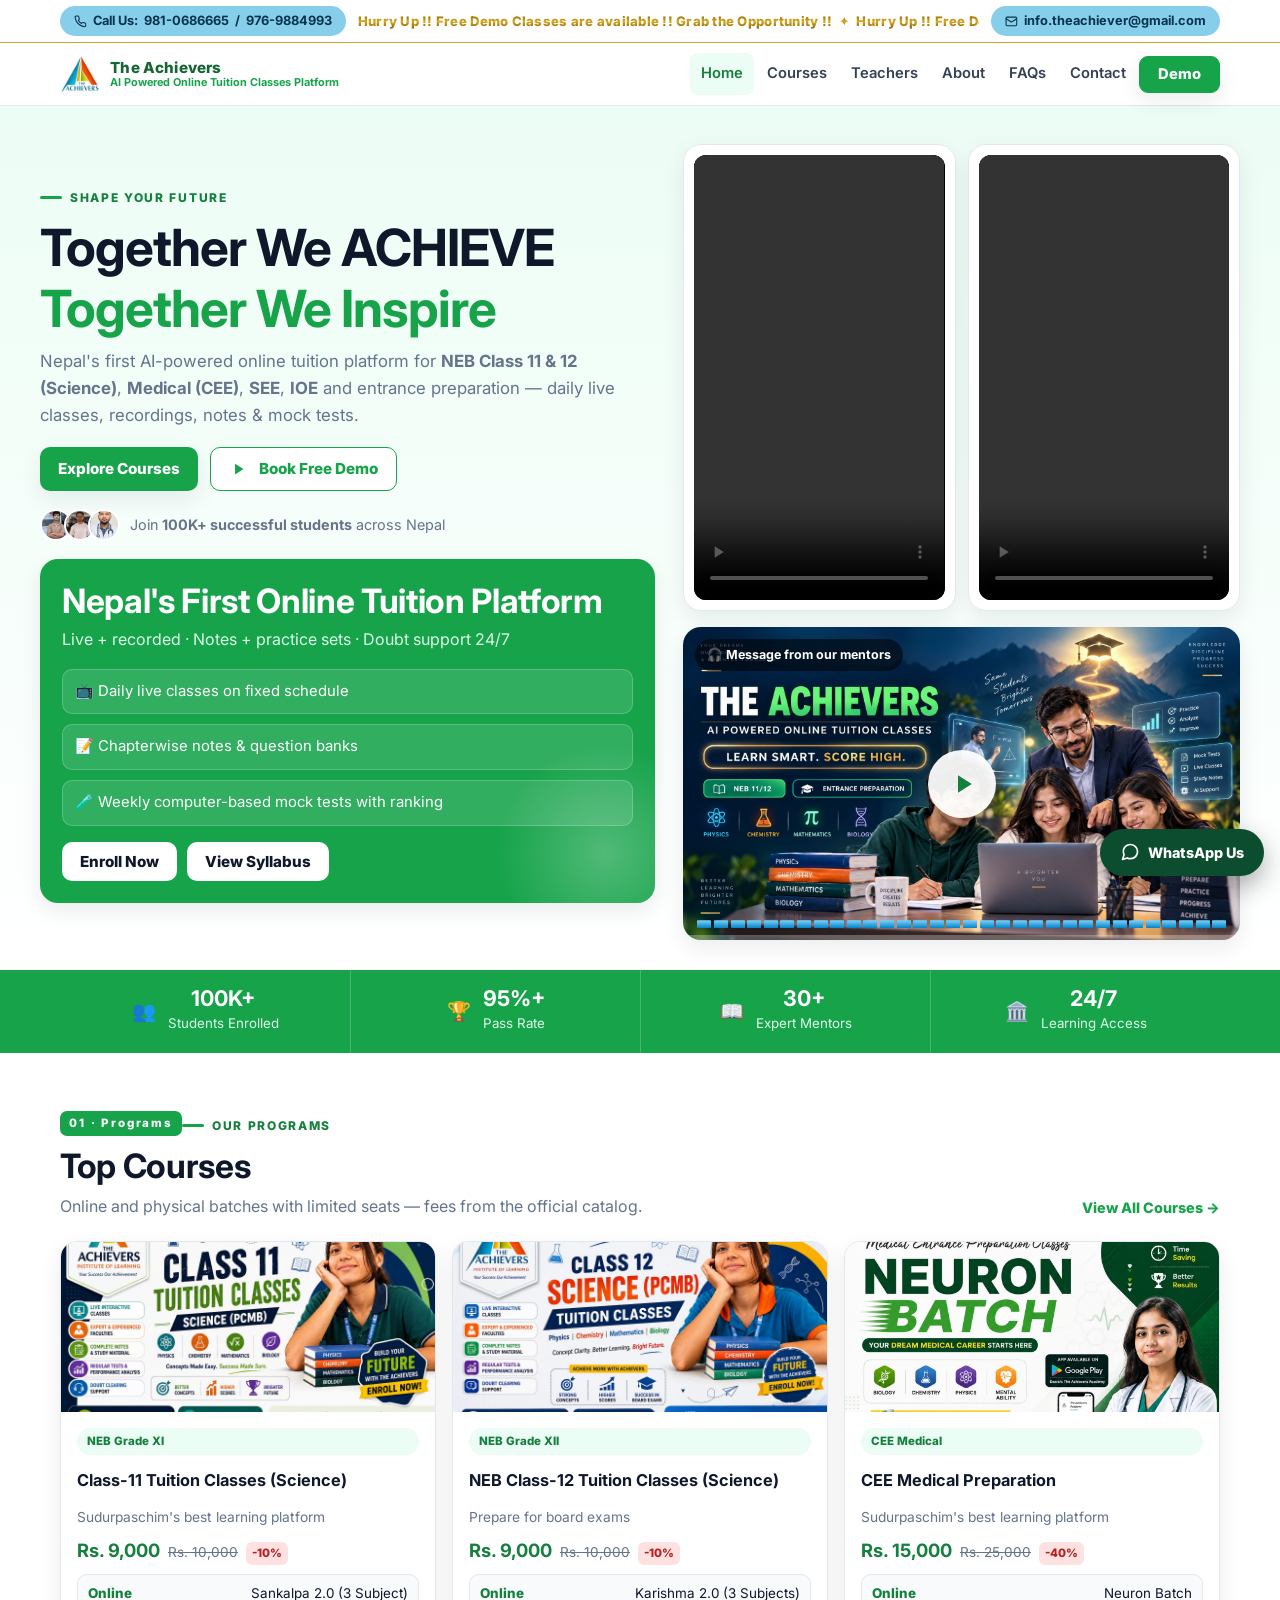
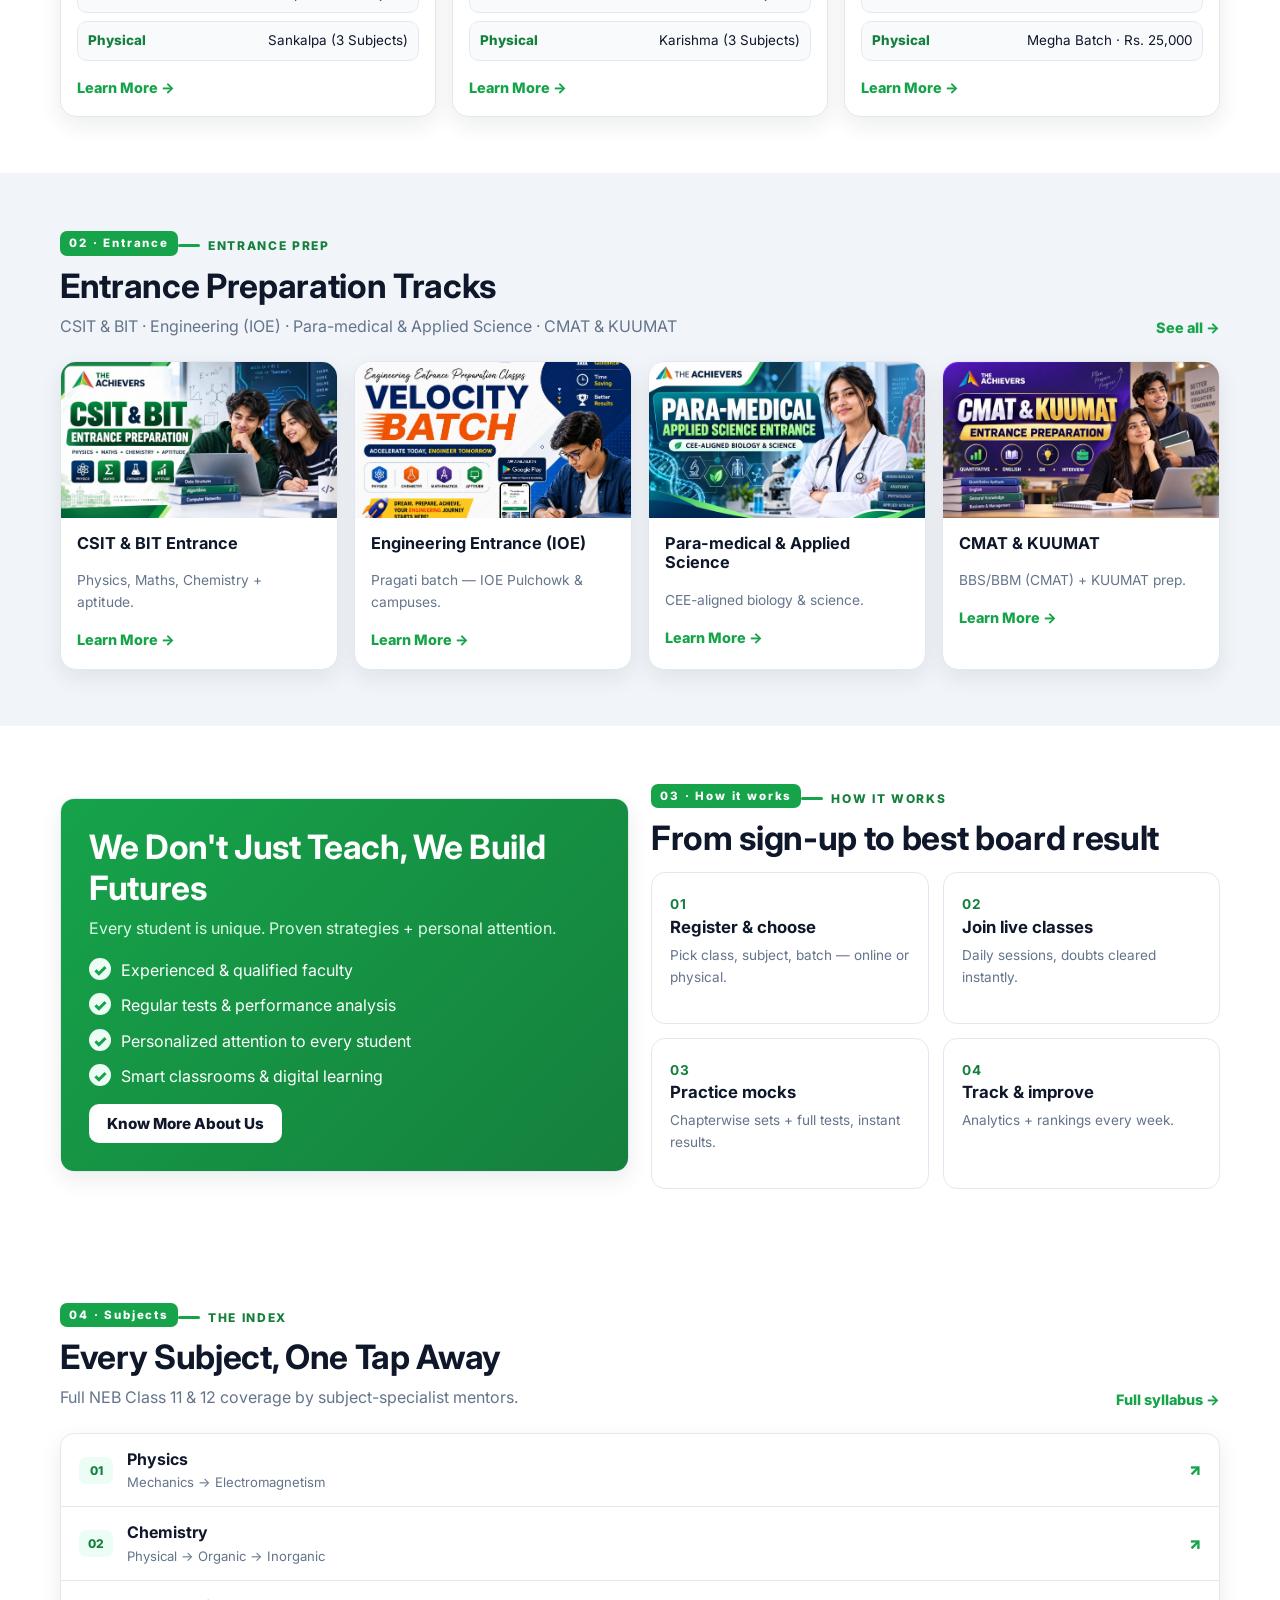
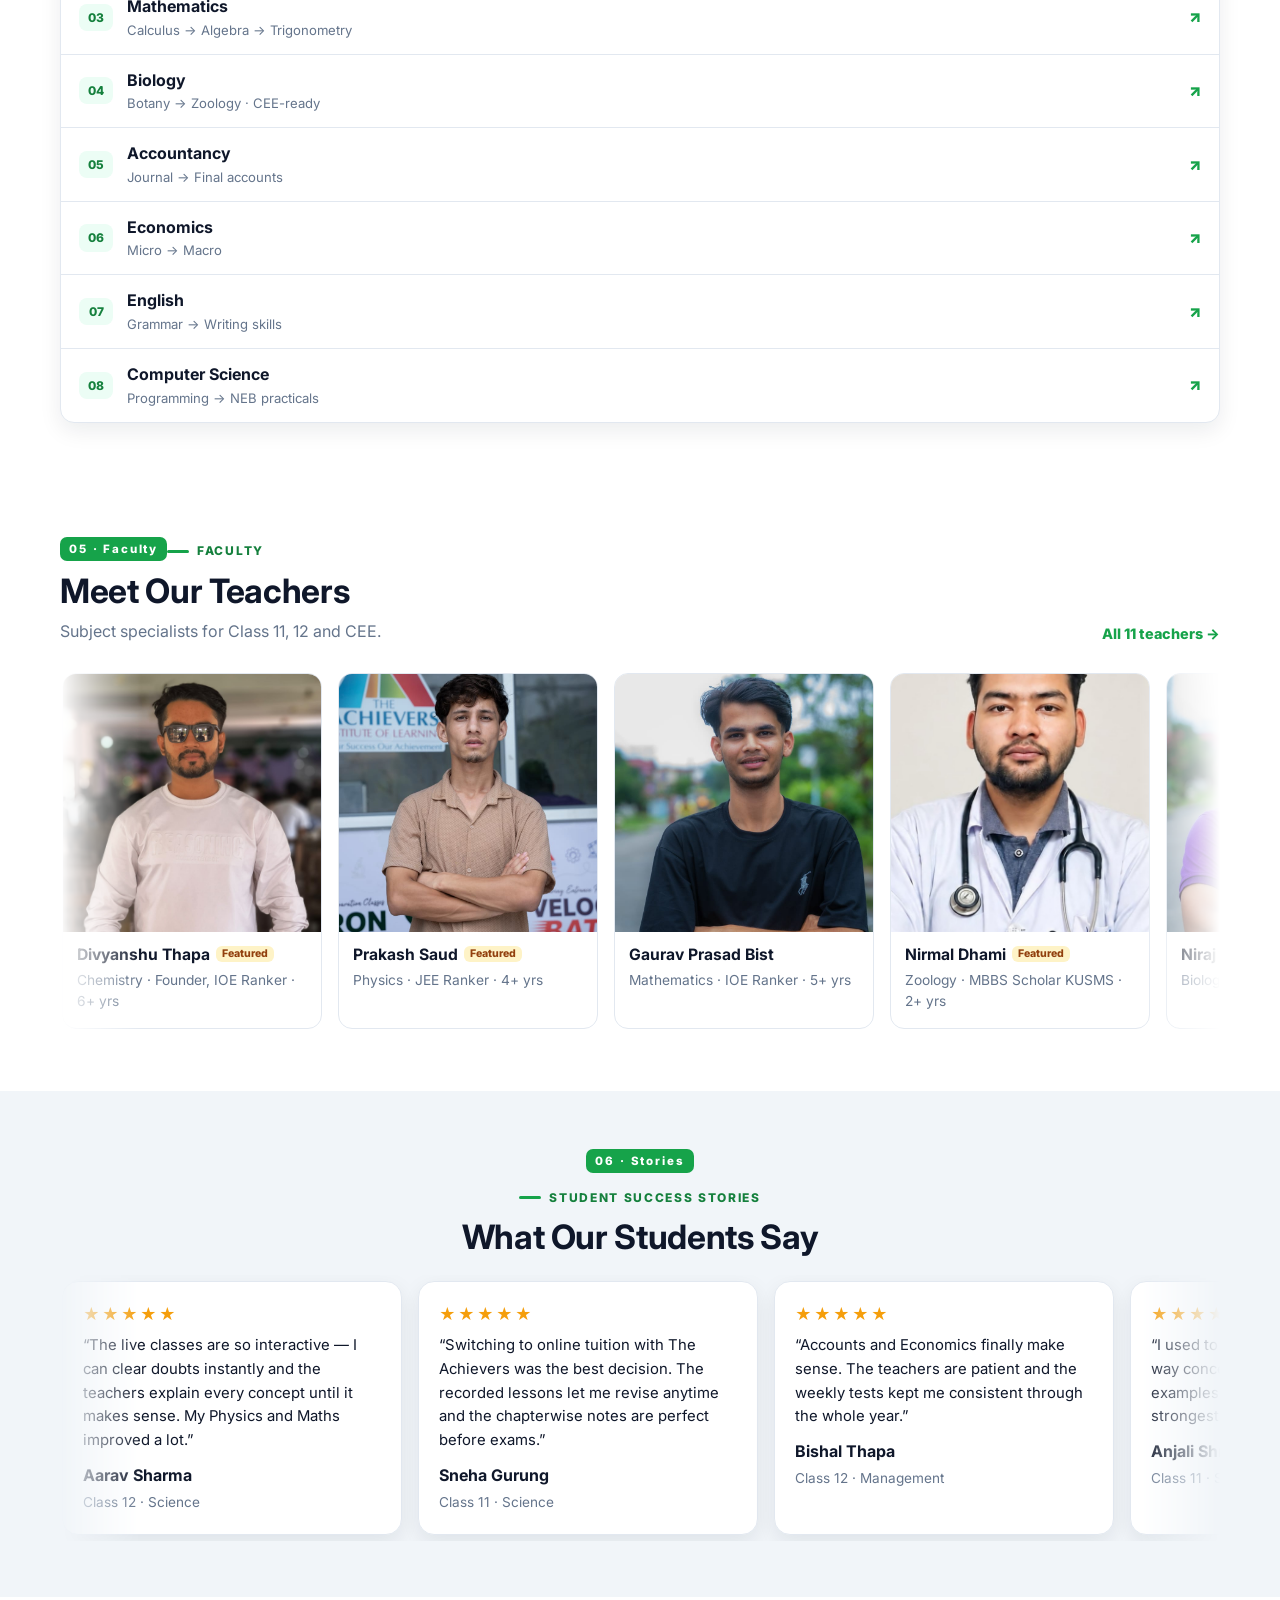
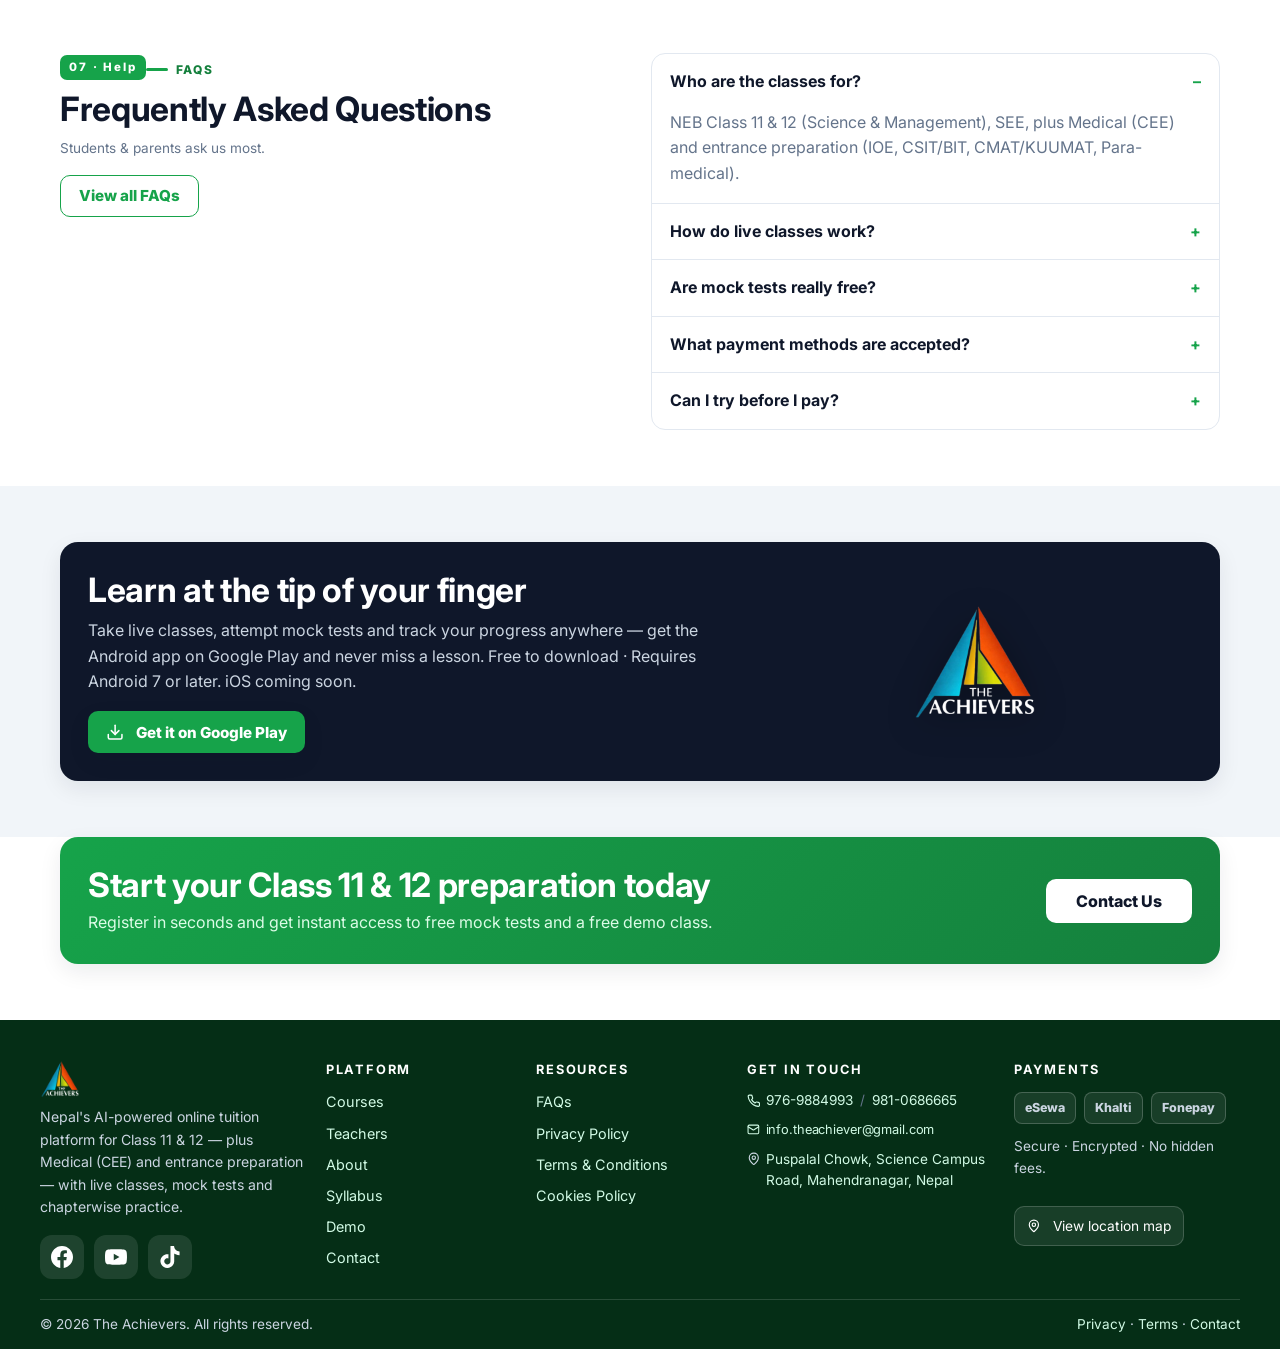
<file: index.html>
<!doctype html>
<html lang="en">
<head>
<meta charset="utf-8">
<meta name="viewport" content="width=device-width,initial-scale=1">
<title>The Achievers Institute of Learning — AI Powered Online Tuition Classes Platform</title>
<meta name="description" content="Nepal's AI-powered online tuition platform for NEB Class 11 & 12 (Science), CEE Medical, SEE, IOE + entrance prep — live classes, recordings, notes, mock tests.">
<link rel="canonical" href="https://theachievers.com.np/">
<meta property="og:title" content="The Achievers Institute of Learning">
<meta property="og:description" content="Live online tuition for Class 11 & 12 with notes, mock tests and expert mentors.">
<meta property="og:type" content="website">
<link rel="icon" href="assets/logo-mark.png">
<link rel="preconnect" href="https://fonts.googleapis.com">
<link rel="preconnect" href="https://fonts.gstatic.com" crossorigin>
<link href="https://fonts.googleapis.com/css2?family=Inter:wght@400;600;700;800&display=swap" rel="stylesheet">
<link rel="stylesheet" href="css/style.css">
<script type="application/ld+json">{"@context":"https://schema.org","@type":"EducationalOrganization","name":"The Achievers Institute of Learning","alternateName":"The Achievers","url":"https://theachievers.com.np/","logo":"https://theachievers.com.np/logo-mark.png","telephone":"+977-9810686665","email":"info.theachiever@gmail.com","address":{"@type":"PostalAddress","streetAddress":"Puspalal Chowk, Science Campus Road","addressLocality":"Mahendranagar","addressCountry":"NP"},"sameAs":["https://www.facebook.com/profile.php?id=61579416387457","https://youtube.com/@TheAchievers-edu","https://www.tiktok.com/@the_achieverslearning"]}</script>
</head>
<body>
<a class="skip" href="#main">Skip to content</a>
<svg style="display:none" aria-hidden="true">
<symbol id="i-phone" viewBox="0 0 24 24" fill="none" stroke="currentColor" stroke-width="2" stroke-linecap="round" stroke-linejoin="round"><path d="M22 16.92v3a2 2 0 0 1-2.18 2 19.79 19.79 0 0 1-8.63-3.07 19.79 19.79 0 0 1-6-6 19.79 19.79 0 0 1-3.07-8.67A2 2 0 0 1 4.11 2h3a2 2 0 0 1 2 1.72c.13.96.36 1.9.7 2.81a2 2 0 0 1-.45 2.11L8.09 9.91a16 16 0 0 0 6 6l1.27-1.27a2 2 0 0 1 2.11-.45c.91.34 1.85.57 2.81.7A2 2 0 0 1 22 16.92z"/></symbol>
<symbol id="i-mail" viewBox="0 0 24 24" fill="none" stroke="currentColor" stroke-width="2" stroke-linecap="round" stroke-linejoin="round"><rect width="20" height="16" x="2" y="4" rx="2"/><path d="m22 7-8.97 5.7a1.94 1.94 0 0 1-2.06 0L2 7"/></symbol>
<symbol id="i-pin" viewBox="0 0 24 24" fill="none" stroke="currentColor" stroke-width="2" stroke-linecap="round" stroke-linejoin="round"><path d="M20 10c0 4.99-5.54 10.19-7.4 11.8a1 1 0 0 1-1.2 0C9.54 20.19 4 14.99 4 10a8 8 0 0 1 16 0"/><circle cx="12" cy="10" r="3"/></symbol>
<symbol id="i-play" viewBox="0 0 24 24" fill="currentColor"><path d="M8 5v14l11-7z"/></symbol>
<symbol id="i-download" viewBox="0 0 24 24" fill="none" stroke="currentColor" stroke-width="2" stroke-linecap="round"><path d="M21 15v4a2 2 0 0 1-2 2H5a2 2 0 0 1-2-2v-4"/><polyline points="7 10 12 15 17 10"/><line x1="12" y1="15" x2="12" y2="3"/></symbol>
</svg>
<div class="topbar"><div class="container"><span class="top-pill"><svg class="ico"><use href="#i-phone"/></svg>Call Us: <a href="tel:+9779810686665">981-0686665</a> / <a href="tel:+9779769884993">976-9884993</a></span><a class="top-marquee" href="demo.html" aria-label="Free demo classes are available — book now"><span class="tick-inner"><span>Hurry Up !! Free Demo Classes are available !! Grab the Opportunity !! &nbsp;✦&nbsp;&nbsp;Hurry Up !! Free Demo Classes are available !! Grab the Opportunity !! &nbsp;✦&nbsp;&nbsp;Hurry Up !! Free Demo Classes are available !! Grab the Opportunity !! &nbsp;✦&nbsp;&nbsp;</span><span aria-hidden="true">Hurry Up !! Free Demo Classes are available !! Grab the Opportunity !! &nbsp;✦&nbsp;&nbsp;Hurry Up !! Free Demo Classes are available !! Grab the Opportunity !! &nbsp;✦&nbsp;&nbsp;Hurry Up !! Free Demo Classes are available !! Grab the Opportunity !! &nbsp;✦&nbsp;&nbsp;</span></span></a><span class="top-pill"><svg class="ico"><use href="#i-mail"/></svg><a href="mailto:info.theachiever@gmail.com">info.theachiever@gmail.com</a></span></div></div>
<header class="site-header"><div class="nav-wrap">
<a class="brand" href="index.html" aria-label="The Achievers home"><img src="assets/logo-mark.png" alt="The Achievers logo" width="38" height="36"><span class="brand-name"><b>The Achievers</b><small>AI Powered Online Tuition Classes Platform</small></span></a>
<nav aria-label="Primary"><ul class="nav-links" id="navLinks"><li class="nav-cursor" aria-hidden="true"></li>
<li><a href="index.html">Home</a></li><li><a href="courses.html">Courses</a></li><li><a href="teachers.html">Teachers</a></li><li><a href="about.html">About</a></li><li><a href="faqs.html">FAQs</a></li><li><a href="contact.html">Contact</a></li><li><a class="btn btn-brand nav-demo" href="demo.html">Demo</a></li>
</ul></nav>
<button class="hamburger" id="navToggle" aria-expanded="false" aria-controls="navLinks" aria-label="Menu">☰</button>
</div></header>
<main id="main">
<section class="hero"><div class="container hero-grid">
<div class="hero-load">
<span class="eyebrow">Shape your future</span>
<h1>Together We ACHIEVE<br><span>Together We Inspire</span></h1>
<p class="lead">Nepal's first AI-powered online tuition platform for <strong>NEB Class 11 &amp; 12 (Science)</strong>, <strong>Medical (CEE)</strong>, <strong>SEE</strong>, <strong>IOE</strong> and entrance preparation — daily live classes, recordings, notes &amp; mock tests.</p>
<div class="hero-ctas"><a class="btn btn-brand" href="courses.html">Explore Courses</a><a class="btn btn-outline" href="demo.html"><svg class="ico ico-lg"><use href="#i-play"/></svg>Book Free Demo</a></div>
<div class="trust"><div class="avatars" aria-hidden="true"><img src="assets/teachers/t2.jpg" alt="" width="32" height="32"><img src="assets/teachers/t3.jpg" alt="" width="32" height="32"><img src="assets/teachers/t1.jpg" alt="" width="32" height="32"></div><span>Join <strong>100K+ successful students</strong> across Nepal</span></div>
<div class="hero-card" style="margin-top:18px">
<h2 style="color:#fff;margin:0 0 6px">Nepal's First Online Tuition Platform</h2>
<p style="color:#dcfce7;margin:0 0 6px">Live + recorded · Notes + practice sets · Doubt support 24/7</p>
<ul class="hero-list"><li>📺 Daily live classes on fixed schedule</li><li>📝 Chapterwise notes &amp; question banks</li><li>🧪 Weekly computer-based mock tests with ranking</li></ul>
<div style="display:flex;gap:10px;flex-wrap:wrap"><a class="btn btn-white" href="demo.html">Enroll Now</a><a class="btn btn-white" href="courses.html#syllabus">View Syllabus</a></div>
</div>
</div>
<div class="hero-media hero-load">
<div class="video-row">
<div class="media-card slim"><div class="video-wrap"><video controls preload="metadata" playsinline src="assets/video/promo1.mp4" aria-label="The Achievers promo video 1"></video></div></div>
<div class="media-card slim"><div class="video-wrap"><video controls preload="metadata" playsinline src="assets/video/promo2.mp4" aria-label="The Achievers promo video 2"></video></div></div>
</div>
<div class="media-card audio-visual" id="avPanel"><img src="assets/audio/cover.jpg" alt="Achievers mentors" loading="lazy"><span class="av-chip">🎧 Message from our mentors</span><button class="av-play" id="avPlay" aria-label="Play mentor message" aria-pressed="false"><svg viewBox="0 0 24 24" fill="currentColor" aria-hidden="true"><path d="M8 5v14l11-7z"/></svg></button><div class="av-eq" id="avEq" aria-hidden="true"></div><div class="av-progress" id="avProg"><span id="avFill"></span></div><audio id="avAudio" preload="none" src="assets/audio/promo.mp3"></audio></div>
</div>
</div></section>
<section class="stats" aria-label="Results"><div class="container stats-grid">
<div class="stat"><span class="ic">👥</span><div><b><span data-count="100" data-suffix="K+">100K+</span></b><small>Students Enrolled</small></div></div>
<div class="stat"><span class="ic">🏆</span><div><b><span data-count="95" data-suffix="%+">95%+</span></b><small>Pass Rate</small></div></div>
<div class="stat"><span class="ic">📖</span><div><b><span data-count="30" data-suffix="+">30+</span></b><small>Expert Mentors</small></div></div>
<div class="stat"><span class="ic">🏛️</span><div><b>24/7</b><small>Learning Access</small></div></div>
</div></section>
<section class="section"><div class="container">
<div class="sec-head"><div><span class="sec-num">01 · Programs</span><span class="eyebrow">Our programs</span><h2>Top Courses</h2><p>Online and physical batches with limited seats — fees from the official catalog.</p></div><a class="link-more" href="courses.html">View All Courses →</a></div>
<div class="course-grid">
<article class="course-card reveal"><div class="thumb"><img src="assets/courses/c4.jpg" alt="Class 11 Science tuition" loading="lazy" width="640" height="360"></div><div class="body"><span class="tag">NEB Grade XI</span><h3>Class-11 Tuition Classes (Science)</h3><p class="sub">Sudurpaschim's best learning platform</p><div class="fee"><b>Rs. 9,000</b><s>Rs. 10,000</s><span class="off">-10%</span></div><div class="batch"><span class="mode">Online</span><span>Sankalpa 2.0 (3 Subject)</span></div><div class="batch"><span class="mode">Physical</span><span>Sankalpa (3 Subjects)</span></div><p style="margin:6px 0 0"><a class="link-more" href="courses.html#class11">Learn More →</a></p></div></article>
<article class="course-card reveal"><div class="thumb"><img src="assets/courses/c3.jpg" alt="Class 12 Science tuition" loading="lazy" width="640" height="360"></div><div class="body"><span class="tag">NEB Grade XII</span><h3>NEB Class-12 Tuition Classes (Science)</h3><p class="sub">Prepare for board exams</p><div class="fee"><b>Rs. 9,000</b><s>Rs. 10,000</s><span class="off">-10%</span></div><div class="batch"><span class="mode">Online</span><span>Karishma 2.0 (3 Subjects)</span></div><div class="batch"><span class="mode">Physical</span><span>Karishma (3 Subjects)</span></div><p style="margin:6px 0 0"><a class="link-more" href="courses.html#class12">Learn More →</a></p></div></article>
<article class="course-card reveal"><div class="thumb"><img src="assets/courses/c2.jpg" alt="CEE Medical preparation" loading="lazy" width="640" height="360"></div><div class="body"><span class="tag">CEE Medical</span><h3>CEE Medical Preparation</h3><p class="sub">Sudurpaschim's best learning platform</p><div class="fee"><b>Rs. 15,000</b><s>Rs. 25,000</s><span class="off">-40%</span></div><div class="batch"><span class="mode">Online</span><span>Neuron Batch</span></div><div class="batch"><span class="mode">Physical</span><span>Megha Batch · Rs. 25,000</span></div><p style="margin:6px 0 0"><a class="link-more" href="courses.html#cee">Learn More →</a></p></div></article>
</div>
</div></section>
<section class="section section-soft"><div class="container"><div class="sec-head"><div><span class="sec-num">02 · Entrance</span><span class="eyebrow">Entrance prep</span><h2>Entrance Preparation Tracks</h2><p>CSIT &amp; BIT · Engineering (IOE) · Para-medical &amp; Applied Science · CMAT &amp; KUUMAT</p></div><a class="link-more" href="courses.html">See all →</a></div>
<div class="course-grid cols-4">
<article class="course-card reveal"><div class="thumb"><img src="assets/courses/csit-bit.jpg" alt="CSIT and BIT entrance preparation" loading="lazy" width="640" height="360"></div><div class="body"><h3>CSIT &amp; BIT Entrance</h3><p class="sub">Physics, Maths, Chemistry + aptitude.</p><p style="margin:6px 0 0"><a class="link-more" href="courses.html#csit-bit">Learn More →</a></p></div></article>
<article class="course-card reveal"><div class="thumb"><img src="assets/courses/c5.jpg" alt="IOE Engineering entrance preparation" loading="lazy" width="640" height="360"></div><div class="body"><h3>Engineering Entrance (IOE)</h3><p class="sub">Pragati batch — IOE Pulchowk &amp; campuses.</p><p style="margin:6px 0 0"><a class="link-more" href="courses.html#ioe">Learn More →</a></p></div></article>
<article class="course-card reveal"><div class="thumb"><img src="assets/courses/paramedical.jpg" alt="Para-medical applied science entrance" loading="lazy" width="640" height="360"></div><div class="body"><h3>Para-medical &amp; Applied Science</h3><p class="sub">CEE-aligned biology &amp; science.</p><p style="margin:6px 0 0"><a class="link-more" href="courses.html#paramedical">Learn More →</a></p></div></article>
<article class="course-card reveal"><div class="thumb"><img src="assets/courses/cmat-kuumat.jpg" alt="CMAT and KUUMAT entrance preparation" loading="lazy" width="640" height="360"></div><div class="body"><h3>CMAT &amp; KUUMAT</h3><p class="sub">BBS/BBM (CMAT) + KUUMAT prep.</p><p style="margin:6px 0 0"><a class="link-more" href="courses.html#cmat-kuumat">Learn More →</a></p></div></article>
</div>
</div></section>
<section class="section"><div class="container grid-2">
<div class="card" style="padding:0;overflow:hidden"><div style="background:linear-gradient(135deg,#16a34a,#15803d);color:#fff;padding:28px"><h2 style="color:#fff">We Don't Just Teach, We Build Futures</h2><p style="color:#dcfce7">Every student is unique. Proven strategies + personal attention.</p><ul class="check"><li><span class="dot">✓</span> Experienced &amp; qualified faculty</li><li><span class="dot">✓</span> Regular tests &amp; performance analysis</li><li><span class="dot">✓</span> Personalized attention to every student</li><li><span class="dot">✓</span> Smart classrooms &amp; digital learning</li></ul><a class="btn btn-white" href="about.html">Know More About Us</a></div></div>
<div><span class="sec-num">03 · How it works</span><span class="eyebrow">How it works</span><h2>From sign-up to best board result</h2><div class="steps" style="grid-template-columns:1fr 1fr;margin-top:14px">
<div class="step"><b class="num">01</b><h3>Register &amp; choose</h3><p class="hint">Pick class, subject, batch — online or physical.</p></div>
<div class="step"><b class="num">02</b><h3>Join live classes</h3><p class="hint">Daily sessions, doubts cleared instantly.</p></div>
<div class="step"><b class="num">03</b><h3>Practice mocks</h3><p class="hint">Chapterwise sets + full tests, instant results.</p></div>
<div class="step"><b class="num">04</b><h3>Track &amp; improve</h3><p class="hint">Analytics + rankings every week.</p></div>
</div></div>
</div></section>
<section class="section"><div class="container">
<div class="sec-head"><div><span class="sec-num">04 · Subjects</span><span class="eyebrow">The index</span><h2>Every Subject, One Tap Away</h2><p>Full NEB Class 11 &amp; 12 coverage by subject-specialist mentors.</p></div><a class="link-more" href="courses.html#syllabus">Full syllabus →</a></div>
<div class="subj-index">
<a href="courses.html#class11"><span class="n">01</span><span>Physics<small>Mechanics → Electromagnetism</small></span><span class="go">↗</span></a>
<a href="courses.html#class11"><span class="n">02</span><span>Chemistry<small>Physical → Organic → Inorganic</small></span><span class="go">↗</span></a>
<a href="courses.html#class11"><span class="n">03</span><span>Mathematics<small>Calculus → Algebra → Trigonometry</small></span><span class="go">↗</span></a>
<a href="courses.html#cee"><span class="n">04</span><span>Biology<small>Botany → Zoology · CEE-ready</small></span><span class="go">↗</span></a>
<a href="courses.html"><span class="n">05</span><span>Accountancy<small>Journal → Final accounts</small></span><span class="go">↗</span></a>
<a href="courses.html"><span class="n">06</span><span>Economics<small>Micro → Macro</small></span><span class="go">↗</span></a>
<a href="courses.html"><span class="n">07</span><span>English<small>Grammar → Writing skills</small></span><span class="go">↗</span></a>
<a href="courses.html"><span class="n">08</span><span>Computer Science<small>Programming → NEB practicals</small></span><span class="go">↗</span></a>
</div>
</div></section>
<section class="section"><div class="container">
<div class="sec-head"><div><span class="sec-num">05 · Faculty</span><span class="eyebrow">Faculty</span><h2>Meet Our Teachers</h2><p>Subject specialists for Class 11, 12 and CEE.</p></div><a class="link-more" href="teachers.html">All 11 teachers →</a></div>
<div class="t-marquee"><div class="t-track" id="fTrack">
<article class="teacher reveal"><div class="ph"><img src="assets/teachers/t3.jpg" alt="Divyanshu Thapa" loading="lazy" width="300" height="300"></div><div class="teacher-body"><h3>Divyanshu Thapa<span class="feat">Featured</span></h3><p>Chemistry · Founder, IOE Ranker · 6+ yrs</p></div></article>
<article class="teacher reveal"><div class="ph"><img src="assets/teachers/t2.jpg" alt="Prakash Saud" loading="lazy" width="300" height="300"></div><div class="teacher-body"><h3>Prakash Saud<span class="feat">Featured</span></h3><p>Physics · JEE Ranker · 4+ yrs</p></div></article>
<article class="teacher reveal"><div class="ph"><img src="assets/teachers/t4.jpg" alt="Gaurav Prasad Bist" loading="lazy" width="300" height="300"></div><div class="teacher-body"><h3>Gaurav Prasad Bist</h3><p>Mathematics · IOE Ranker · 5+ yrs</p></div></article>
<article class="teacher reveal"><div class="ph"><img src="assets/teachers/t1.jpg" alt="Nirmal Dhami" loading="lazy" width="300" height="300"></div><div class="teacher-body"><h3>Nirmal Dhami<span class="feat">Featured</span></h3><p>Zoology · MBBS Scholar KUSMS · 2+ yrs</p></div></article>
<article class="teacher reveal"><div class="ph"><img src="assets/teachers/t5.jpg" alt="Niraj Badu" loading="lazy" width="300" height="300"></div><div class="teacher-body"><h3>Niraj Badu</h3><p>Biology · SNSC Ranker · 4+ yrs</p></div></article>
<article class="teacher reveal"><div class="ph"><img src="assets/teachers/t6.jpg" alt="Dipesh Saud" loading="lazy" width="300" height="300"></div><div class="teacher-body"><h3>Dipesh Saud</h3><p>Physics tutor · B.E. Computer · 2+ yrs</p></div></article>
<article class="teacher reveal"><div class="ph"><img src="assets/teachers/t7.jpg" alt="Dipesh Kalouni" loading="lazy" width="300" height="300"></div><div class="teacher-body"><h3>Dipesh Kalouni</h3><p>Chemistry · WRC Ranker · 4+ yrs</p></div></article>
<article class="teacher reveal"><div class="ph"><img src="assets/teachers/t8.jpg" alt="Birendra Singh Oire" loading="lazy" width="300" height="300"></div><div class="teacher-body"><h3>Birendra Singh Oire</h3><p>Physics &amp; Maths · SNSC Ranker · 5+ yrs</p></div></article>
<article class="teacher reveal"><div class="ph"><img src="assets/teachers/t9.jpg" alt="Chakra Chand" loading="lazy" width="300" height="300"></div><div class="teacher-body"><h3>Chakra Chand</h3><p>Physics · MSc Topper · 6+ yrs</p></div></article>
<article class="teacher reveal"><div class="ph"><img src="assets/teachers/t10.jpg" alt="Tikendra Prasad Bist" loading="lazy" width="300" height="300"></div><div class="teacher-body"><h3>Tikendra Prasad Bist</h3><p>Physics · FWU Ranker · 4+ yrs</p></div></article>
<article class="teacher reveal"><div class="ph"><img src="assets/teachers/t11.jpg" alt="Kailash Bhatt" loading="lazy" width="300" height="300"></div><div class="teacher-body"><h3>Kailash Bhatt</h3><p>Maths (8-10) · Maths Topper · 4+ yrs</p></div></article>
</div></div>
</div></section>
<section class="section section-soft"><div class="container">
<div style="text-align:center;margin-bottom:18px"><span class="sec-num">06 · Stories</span><br><span class="eyebrow" style="justify-content:center">Student success stories</span><h2>What Our Students Say</h2></div>
<div class="t-marquee"><div class="t-track" id="tTrack">
<article class="t-card"><div class="stars">★★★★★</div><blockquote>“The live classes are so interactive — I can clear doubts instantly and the teachers explain every concept until it makes sense. My Physics and Maths improved a lot.”</blockquote><b>Aarav Sharma</b><br><span class="hint">Class 12 · Science</span></article>
<article class="t-card"><div class="stars">★★★★★</div><blockquote>“Switching to online tuition with The Achievers was the best decision. The recorded lessons let me revise anytime and the chapterwise notes are perfect before exams.”</blockquote><b>Sneha Gurung</b><br><span class="hint">Class 11 · Science</span></article>
<article class="t-card"><div class="stars">★★★★★</div><blockquote>“Accounts and Economics finally make sense. The teachers are patient and the weekly tests kept me consistent through the whole year.”</blockquote><b>Bishal Thapa</b><br><span class="hint">Class 12 · Management</span></article>
<article class="t-card"><div class="stars">★★★★★</div><blockquote>“I used to struggle with Chemistry, but the way concepts are taught here — with real examples and practice sets — made it my strongest subject.”</blockquote><b>Anjali Shrestha</b><br><span class="hint">Class 11 · Science</span></article>
<article class="t-card"><div class="stars">★★★★★</div><blockquote>“Quality teaching from home with no travel and no wasted time. The doubt-solving sessions before the board exams were a real lifesaver.”</blockquote><b>Prakash Adhikari</b><br><span class="hint">Class 12 · Science</span></article>
<article class="t-card"><div class="stars">★★★★★</div><blockquote>“As a parent, I love that I can follow my daughter's progress and attendance. The teachers genuinely care about every student.”</blockquote><b>Sunita Karki</b><br><span class="hint">Parent</span></article>
<article class="t-card"><div class="stars">★★★★★</div><blockquote>“Affordable, well structured, and the mentors are always available. The mock tests feel exactly like the real NEB exams.”</blockquote><b>Rohan Maharjan</b><br><span class="hint">Class 11 · Science</span></article>
<article class="t-card"><div class="stars">★★★★★</div><blockquote>“From Biology diagrams to numerical problems, everything is explained step by step. My confidence for the board exam is so much higher now.”</blockquote><b>Pooja Bhandari</b><br><span class="hint">Class 12 · Science</span></article>
<article class="t-card"><div class="stars">★★★★★</div><blockquote>“The notes and practice questions cover the entire syllabus. I scored my best marks ever in the terminal exams this year.”</blockquote><b>Kiran Rai</b><br><span class="hint">Class 12 · Management</span></article>
<article class="t-card"><div class="stars">★★★★★</div><blockquote>“Live classes, recorded backups and instant doubt clearing — it feels like having a personal tutor for every subject.”</blockquote><b>Manisha Poudel</b><br><span class="hint">Class 11 · Science</span></article>
</div></div>
</div></section>
<section class="section"><div class="container grid-2" style="align-items:start">
<div><span class="sec-num">07 · Help</span><span class="eyebrow">FAQs</span><h2>Frequently Asked Questions</h2><p class="hint">Students &amp; parents ask us most.</p><a class="btn btn-outline" href="faqs.html">View all FAQs</a></div>
<div class="faq">
<details open><summary>Who are the classes for?</summary><div>NEB Class 11 &amp; 12 (Science &amp; Management), SEE, plus Medical (CEE) and entrance preparation (IOE, CSIT/BIT, CMAT/KUUMAT, Para-medical).</div></details>
<details><summary>How do live classes work?</summary><div>Classes are streamed live by expert teachers on a fixed weekly schedule. Every class is also recorded, so you can rewatch anytime from the app or website.</div></details>
<details><summary>Are mock tests really free?</summary><div>Yes — every enrolled student gets access to free chapterwise and full-length mock tests with instant results.</div></details>
<details><summary>What payment methods are accepted?</summary><div>We accept eSewa, Khalti, Fonepay and major Nepali bank transfers through a secure, encrypted checkout.</div></details>
<details><summary>Can I try before I pay?</summary><div>Yes — book a free demo class or explore our free mock tests before enrolling in a paid batch.</div></details>
</div>
</div></section>
<section class="section section-soft"><div class="container"><div class="app-banner"><div><h2 style="color:#fff">Learn at the tip of your finger</h2><p>Take live classes, attempt mock tests and track your progress anywhere — get the Android app on Google Play and never miss a lesson. Free to download · Requires Android 7 or later. iOS coming soon.</p><a class="btn btn-brand" href="https://play.google.com/store/apps/details?id=com.theachievers.learning" target="_blank" rel="noopener"><svg class="ico ico-lg"><use href="#i-download"/></svg>Get it on Google Play</a></div><div style="text-align:center"><img src="assets/logo-light.png" alt="The Achievers app" style="height:120px;margin:0 auto;filter:drop-shadow(0 8px 18px rgba(0,0,0,.35))" width="128" height="122" loading="lazy"></div></div></div></section>
<section class="section" style="padding-top:0"><div class="container"><div class="cta-banner"><div><h2 style="color:#fff;margin:0">Start your Class 11 &amp; 12 preparation today</h2><p>Register in seconds and get instant access to free mock tests and a free demo class.</p></div><a class="btn btn-white" href="contact.html" style="padding:14px 30px;font-size:1rem">Contact Us</a></div></div></section>
</main>
<footer><div class="container foot-grid">
<div><a class="brand" href="index.html"><img src="assets/logo-light.png" alt="The Achievers logo" width="80" height="78" loading="lazy"></a><p style="font-size:.88rem;margin-top:8px">Nepal's AI-powered online tuition platform for Class 11 &amp; 12 — plus Medical (CEE) and entrance preparation — with live classes, mock tests and chapterwise practice.</p><div class="socials"><a href="https://www.facebook.com/profile.php?id=61579416387457" target="_blank" rel="noopener" aria-label="Facebook"><svg viewBox="0 0 24 24" fill="currentColor"><path d="M24 12.07C24 5.4 18.63 0 12 0S0 5.4 0 12.07C0 18.1 4.39 23.1 10.13 24v-8.44H7.08v-3.49h3.05V9.41c0-3.02 1.79-4.69 4.53-4.69 1.31 0 2.68.24 2.68.24v2.97h-1.51c-1.49 0-1.96.93-1.96 1.89v2.25h3.33l-.53 3.49h-2.8V24C19.61 23.1 24 18.1 24 12.07z"/></svg></a><a href="https://youtube.com/@TheAchievers-edu" target="_blank" rel="noopener" aria-label="YouTube"><svg viewBox="0 0 24 24" fill="currentColor"><path d="M23.5 6.19a3.02 3.02 0 0 0-2.12-2.14C19.5 3.55 12 3.55 12 3.55s-7.5 0-9.38.5A3.02 3.02 0 0 0 .5 6.19C0 8.07 0 12 0 12s0 3.93.5 5.81a3.02 3.02 0 0 0 2.12 2.14c1.88.5 9.38.5 9.38.5s7.5 0 9.38-.5a3.02 3.02 0 0 0 2.12-2.14C24 15.93 24 12 24 12s0-3.93-.5-5.81zM9.55 15.57V8.43L15.82 12l-6.27 3.57z"/></svg></a><a href="https://www.tiktok.com/@the_achieverslearning" target="_blank" rel="noopener" aria-label="TikTok"><svg viewBox="0 0 24 24" fill="currentColor"><path d="M12.53.02C13.84 0 15.14.01 16.44 0c.08 1.53.63 3.09 1.75 4.17 1.12 1.11 2.7 1.62 4.24 1.79v4.03c-1.44-.05-2.89-.35-4.2-.97-.57-.26-1.1-.59-1.62-.93-.01 2.92.01 5.84-.02 8.75-.08 1.4-.54 2.79-1.35 3.94-1.31 1.92-3.58 3.17-5.91 3.21-1.43.08-2.86-.31-4.08-1.03-2.02-1.19-3.44-3.37-3.65-5.71-.02-.5-.03-1-.01-1.49.18-1.9 1.12-3.72 2.58-4.96 1.66-1.44 3.98-2.13 6.15-1.72.02 1.48-.04 2.96-.04 4.44-.99-.32-2.15-.23-3.02.37-.63.41-1.11 1.04-1.36 1.75-.21.51-.15 1.07-.14 1.61.24 1.64 1.82 3.02 3.5 2.87 1.12-.01 2.19-.66 2.77-1.61.19-.33.4-.67.41-1.06.1-1.79.06-3.57.07-5.36.01-4.03-.01-8.05.02-12.07z"/></svg></a></div></div>
<div><h4>Platform</h4><ul><li><a href="courses.html">Courses</a></li><li><a href="teachers.html">Teachers</a></li><li><a href="about.html">About</a></li><li><a href="courses.html#syllabus">Syllabus</a></li><li><a href="demo.html">Demo</a></li><li><a href="contact.html">Contact</a></li></ul></div>
<div><h4>Resources</h4><ul><li><a href="faqs.html">FAQs</a></li><li><a href="privacy.html">Privacy Policy</a></li><li><a href="terms.html">Terms &amp; Conditions</a></li><li><a href="cookies.html">Cookies Policy</a></li></ul></div>
<div><h4>Get in touch</h4><ul class="foot-contact"><li class="phones"><a href="tel:+9779769884993"><svg class="ico"><use href="#i-phone"/></svg>976-9884993</a><span style="color:#64748b">/</span><a href="tel:+9779810686665">981-0686665</a></li><li><a class="mail-link" href="mailto:info.theachiever@gmail.com"><svg class="ico"><use href="#i-mail"/></svg>info.theachiever@gmail.com</a></li><li class="addr"><svg class="ico"><use href="#i-pin"/></svg><a href="https://maps.app.goo.gl/fo6vjBYxXNQiSswWA" target="_blank" rel="noopener">Puspalal Chowk, Science Campus Road, Mahendranagar, Nepal</a></li></ul></div>
<div><h4>Payments</h4><div class="pay"><span>eSewa</span><span>Khalti</span><span>Fonepay</span></div><p style="font-size:.85rem;margin-top:12px">Secure · Encrypted · No hidden fees.</p><a class="map-link" href="https://maps.app.goo.gl/fo6vjBYxXNQiSswWA" target="_blank" rel="noopener"><svg class="ico"><use href="#i-pin"/></svg>View location map</a></div>
</div><div class="container foot-bottom"><span>© <span data-year>2026</span> The Achievers. All rights reserved.</span><span><a href="privacy.html">Privacy</a> · <a href="terms.html">Terms</a> · <a href="contact.html">Contact</a></span></div></footer>
<div class="mobile-cta"><a class="btn btn-outline" href="tel:+9779810686665"><svg class="ico"><use href="#i-phone"/></svg>Call Now</a><a class="btn btn-brand" href="demo.html">Book Free Demo</a></div>
<a class="wa-float" href="https://wa.me/9779810686665?text=Hi!%20I%27d%20like%20to%20know%20more%20about%20The%20Achievers%20classes." target="_blank" rel="noopener" aria-label="Chat on WhatsApp"><svg viewBox="0 0 24 24" fill="none" stroke="currentColor" stroke-width="2" stroke-linecap="round" stroke-linejoin="round"><path d="M21 11.5a8.38 8.38 0 0 1-.9 3.8 8.5 8.5 0 0 1-7.6 4.7 8.38 8.38 0 0 1-3.8-.9L3 21l1.9-5.7a8.38 8.38 0 0 1-.9-3.8 8.5 8.5 0 0 1 4.7-7.6 8.38 8.38 0 0 1 3.8-.9h.5a8.48 8.48 0 0 1 8 8v.5z"/></svg>WhatsApp Us</a><button id="toTop" aria-label="Back to top">↑</button>
<script src="js/app.js" defer></script>
</body>
</html>
</file>
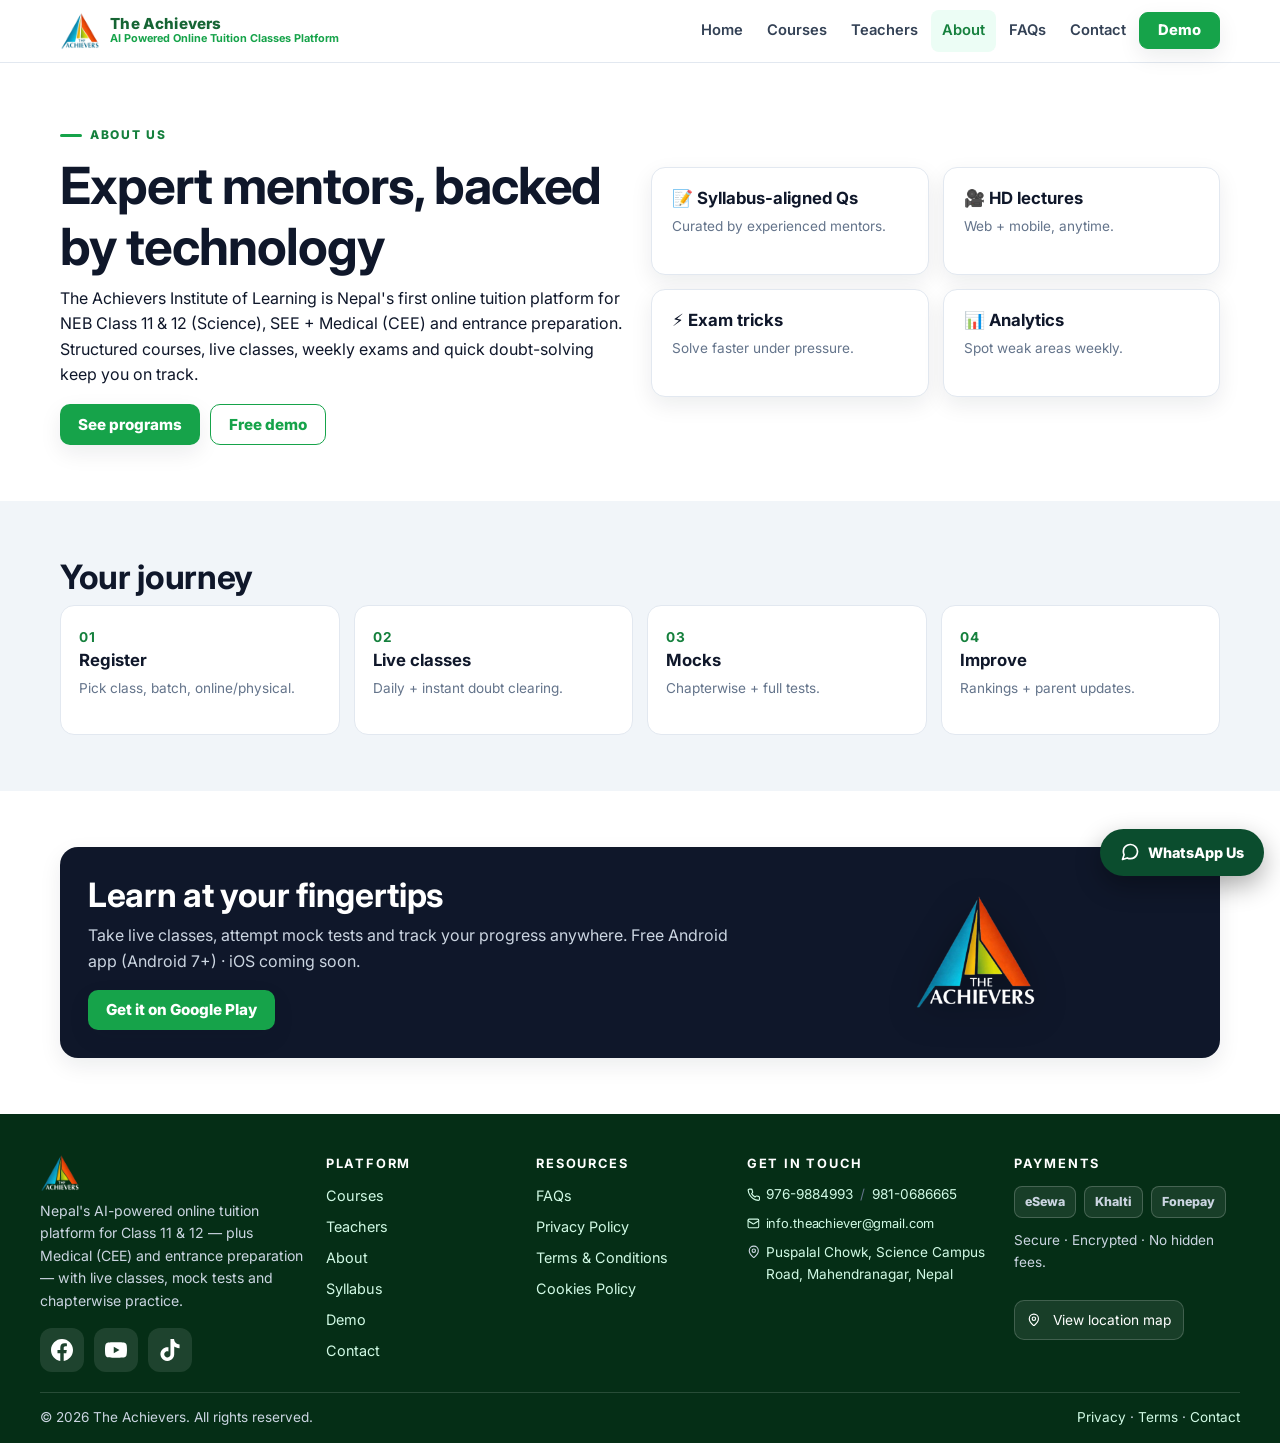
<file: about.html>
<!doctype html><html lang="en"><head><meta charset="utf-8"><meta name="viewport" content="width=device-width,initial-scale=1">
<title>About — The Achievers Institute of Learning</title><meta name="description" content="About The Achievers: online tuition for NEB 11 & 12 + CEE, expert mentors backed by technology."><link rel="icon" href="assets/logo-mark.png">
<link rel="stylesheet" href="css/style.css"><link rel="preconnect" href="https://fonts.googleapis.com"><link href="https://fonts.googleapis.com/css2?family=Inter:wght@400;600;700;800&display=swap" rel="stylesheet"></head>
<body><a class="skip" href="#main">Skip</a>
<svg style="display:none" aria-hidden="true"><symbol id="i-phone" viewBox="0 0 24 24" fill="none" stroke="currentColor" stroke-width="2" stroke-linecap="round" stroke-linejoin="round"><path d="M22 16.92v3a2 2 0 0 1-2.18 2 19.79 19.79 0 0 1-8.63-3.07 19.79 19.79 0 0 1-6-6 19.79 19.79 0 0 1-3.07-8.67A2 2 0 0 1 4.11 2h3a2 2 0 0 1 2 1.72c.13.96.36 1.9.7 2.81a2 2 0 0 1-.45 2.11L8.09 9.91a16 16 0 0 0 6 6l1.27-1.27a2 2 0 0 1 2.11-.45c.91.34 1.85.57 2.81.7A2 2 0 0 1 22 16.92z"/></symbol><symbol id="i-mail" viewBox="0 0 24 24" fill="none" stroke="currentColor" stroke-width="2" stroke-linecap="round" stroke-linejoin="round"><rect width="20" height="16" x="2" y="4" rx="2"/><path d="m22 7-8.97 5.7a1.94 1.94 0 0 1-2.06 0L2 7"/></symbol><symbol id="i-pin" viewBox="0 0 24 24" fill="none" stroke="currentColor" stroke-width="2" stroke-linecap="round" stroke-linejoin="round"><path d="M20 10c0 4.99-5.54 10.19-7.4 11.8a1 1 0 0 1-1.2 0C9.54 20.19 4 14.99 4 10a8 8 0 0 1 16 0"/><circle cx="12" cy="10" r="3"/></symbol></svg><header class="site-header"><div class="nav-wrap"><a class="brand" href="index.html"><img src="assets/logo-mark.png" alt="The Achievers logo" width="38" height="36"><span class="brand-name"><b>The Achievers</b><small>AI Powered Online Tuition Classes Platform</small></span></a>
<nav aria-label="Primary"><ul class="nav-links" id="navLinks"><li class="nav-cursor" aria-hidden="true"></li><li><a href="index.html">Home</a></li><li><a href="courses.html">Courses</a></li><li><a href="teachers.html">Teachers</a></li><li><a href="about.html">About</a></li><li><a href="faqs.html">FAQs</a></li><li><a href="contact.html">Contact</a></li><li><a class="btn btn-brand nav-demo" href="demo.html">Demo</a></li></ul></nav><button class="hamburger" id="navToggle">☰</button></div></header>
<main><section class="section"><div class="container grid-2"><div><span class="eyebrow">About us</span><h1>Expert mentors, backed by technology</h1><p>The Achievers Institute of Learning is Nepal's first online tuition platform for NEB Class 11 &amp; 12 (Science), SEE + Medical (CEE) and entrance preparation. Structured courses, live classes, weekly exams and quick doubt-solving keep you on track.</p><div style="display:flex;gap:10px;flex-wrap:wrap"><a class="btn btn-brand" href="courses.html">See programs</a><a class="btn btn-outline" href="demo.html">Free demo</a></div></div><div class="cards" style="grid-template-columns:1fr 1fr"><div class="card"><h3>📝 Syllabus-aligned Qs</h3><p class="hint">Curated by experienced mentors.</p></div><div class="card"><h3>🎥 HD lectures</h3><p class="hint">Web + mobile, anytime.</p></div><div class="card"><h3>⚡ Exam tricks</h3><p class="hint">Solve faster under pressure.</p></div><div class="card"><h3>📊 Analytics</h3><p class="hint">Spot weak areas weekly.</p></div></div></div></section>
<section class="section section-soft"><div class="container"><h2>Your journey</h2><div class="steps"><div class="step"><b class="num">01</b><h3>Register</h3><p class="hint">Pick class, batch, online/physical.</p></div><div class="step"><b class="num">02</b><h3>Live classes</h3><p class="hint">Daily + instant doubt clearing.</p></div><div class="step"><b class="num">03</b><h3>Mocks</h3><p class="hint">Chapterwise + full tests.</p></div><div class="step"><b class="num">04</b><h3>Improve</h3><p class="hint">Rankings + parent updates.</p></div></div></div></section>
<section class="section"><div class="container"><div class="app-banner"><div><h2 style="color:#fff">Learn at your fingertips</h2><p>Take live classes, attempt mock tests and track your progress anywhere. Free Android app (Android 7+) · iOS coming soon.</p><a class="btn btn-brand" href="https://play.google.com/store/apps/details?id=com.theachievers.learning" target="_blank" rel="noopener">Get it on Google Play</a></div><div style="text-align:center"><img src="assets/logo-light.png" alt="The Achievers app" style="height:120px;margin:0 auto;filter:drop-shadow(0 8px 18px rgba(0,0,0,.35))" loading="lazy"></div></div></div></section></main>
<footer><div class="container foot-grid">
<div><a class="brand" href="index.html"><img src="assets/logo-light.png" alt="The Achievers logo" width="80" height="78" loading="lazy"></a><p style="font-size:.88rem;margin-top:8px">Nepal's AI-powered online tuition platform for Class 11 &amp; 12 — plus Medical (CEE) and entrance preparation — with live classes, mock tests and chapterwise practice.</p><div class="socials"><a href="https://www.facebook.com/profile.php?id=61579416387457" target="_blank" rel="noopener" aria-label="Facebook"><svg viewBox="0 0 24 24" fill="currentColor"><path d="M24 12.07C24 5.4 18.63 0 12 0S0 5.4 0 12.07C0 18.1 4.39 23.1 10.13 24v-8.44H7.08v-3.49h3.05V9.41c0-3.02 1.79-4.69 4.53-4.69 1.31 0 2.68.24 2.68.24v2.97h-1.51c-1.49 0-1.96.93-1.96 1.89v2.25h3.33l-.53 3.49h-2.8V24C19.61 23.1 24 18.1 24 12.07z"/></svg></a><a href="https://youtube.com/@TheAchievers-edu" target="_blank" rel="noopener" aria-label="YouTube"><svg viewBox="0 0 24 24" fill="currentColor"><path d="M23.5 6.19a3.02 3.02 0 0 0-2.12-2.14C19.5 3.55 12 3.55 12 3.55s-7.5 0-9.38.5A3.02 3.02 0 0 0 .5 6.19C0 8.07 0 12 0 12s0 3.93.5 5.81a3.02 3.02 0 0 0 2.12 2.14c1.88.5 9.38.5 9.38.5s7.5 0 9.38-.5a3.02 3.02 0 0 0 2.12-2.14C24 15.93 24 12 24 12s0-3.93-.5-5.81zM9.55 15.57V8.43L15.82 12l-6.27 3.57z"/></svg></a><a href="https://www.tiktok.com/@the_achieverslearning" target="_blank" rel="noopener" aria-label="TikTok"><svg viewBox="0 0 24 24" fill="currentColor"><path d="M12.53.02C13.84 0 15.14.01 16.44 0c.08 1.53.63 3.09 1.75 4.17 1.12 1.11 2.7 1.62 4.24 1.79v4.03c-1.44-.05-2.89-.35-4.2-.97-.57-.26-1.1-.59-1.62-.93-.01 2.92.01 5.84-.02 8.75-.08 1.4-.54 2.79-1.35 3.94-1.31 1.92-3.58 3.17-5.91 3.21-1.43.08-2.86-.31-4.08-1.03-2.02-1.19-3.44-3.37-3.65-5.71-.02-.5-.03-1-.01-1.49.18-1.9 1.12-3.72 2.58-4.96 1.66-1.44 3.98-2.13 6.15-1.72.02 1.48-.04 2.96-.04 4.44-.99-.32-2.15-.23-3.02.37-.63.41-1.11 1.04-1.36 1.75-.21.51-.15 1.07-.14 1.61.24 1.64 1.82 3.02 3.5 2.87 1.12-.01 2.19-.66 2.77-1.61.19-.33.4-.67.41-1.06.1-1.79.06-3.57.07-5.36.01-4.03-.01-8.05.02-12.07z"/></svg></a></div></div>
<div><h4>Platform</h4><ul><li><a href="courses.html">Courses</a></li><li><a href="teachers.html">Teachers</a></li><li><a href="about.html">About</a></li><li><a href="courses.html#syllabus">Syllabus</a></li><li><a href="demo.html">Demo</a></li><li><a href="contact.html">Contact</a></li></ul></div>
<div><h4>Resources</h4><ul><li><a href="faqs.html">FAQs</a></li><li><a href="privacy.html">Privacy Policy</a></li><li><a href="terms.html">Terms &amp; Conditions</a></li><li><a href="cookies.html">Cookies Policy</a></li></ul></div>
<div><h4>Get in touch</h4><ul class="foot-contact"><li class="phones"><a href="tel:+9779769884993"><svg class="ico"><use href="#i-phone"/></svg>976-9884993</a><span style="color:#64748b">/</span><a href="tel:+9779810686665">981-0686665</a></li><li><a class="mail-link" href="mailto:info.theachiever@gmail.com"><svg class="ico"><use href="#i-mail"/></svg>info.theachiever@gmail.com</a></li><li class="addr"><svg class="ico"><use href="#i-pin"/></svg><a href="https://maps.app.goo.gl/fo6vjBYxXNQiSswWA" target="_blank" rel="noopener">Puspalal Chowk, Science Campus Road, Mahendranagar, Nepal</a></li></ul></div>
<div><h4>Payments</h4><div class="pay"><span>eSewa</span><span>Khalti</span><span>Fonepay</span></div><p style="font-size:.85rem;margin-top:12px">Secure · Encrypted · No hidden fees.</p><a class="map-link" href="https://maps.app.goo.gl/fo6vjBYxXNQiSswWA" target="_blank" rel="noopener"><svg class="ico"><use href="#i-pin"/></svg>View location map</a></div>
</div><div class="container foot-bottom"><span>© <span data-year>2026</span> The Achievers. All rights reserved.</span><span><a href="privacy.html">Privacy</a> · <a href="terms.html">Terms</a> · <a href="contact.html">Contact</a></span></div></footer><a class="wa-float" href="https://wa.me/9779810686665?text=Hi!%20I%27d%20like%20to%20know%20more%20about%20The%20Achievers%20classes." target="_blank" rel="noopener" aria-label="Chat on WhatsApp"><svg viewBox="0 0 24 24" fill="none" stroke="currentColor" stroke-width="2" stroke-linecap="round" stroke-linejoin="round"><path d="M21 11.5a8.38 8.38 0 0 1-.9 3.8 8.5 8.5 0 0 1-7.6 4.7 8.38 8.38 0 0 1-3.8-.9L3 21l1.9-5.7a8.38 8.38 0 0 1-.9-3.8 8.5 8.5 0 0 1 4.7-7.6 8.38 8.38 0 0 1 3.8-.9h.5a8.48 8.48 0 0 1 8 8v.5z"/></svg>WhatsApp Us</a><button id="toTop">↑</button><script src="js/app.js" defer></script></body></html>
</file>
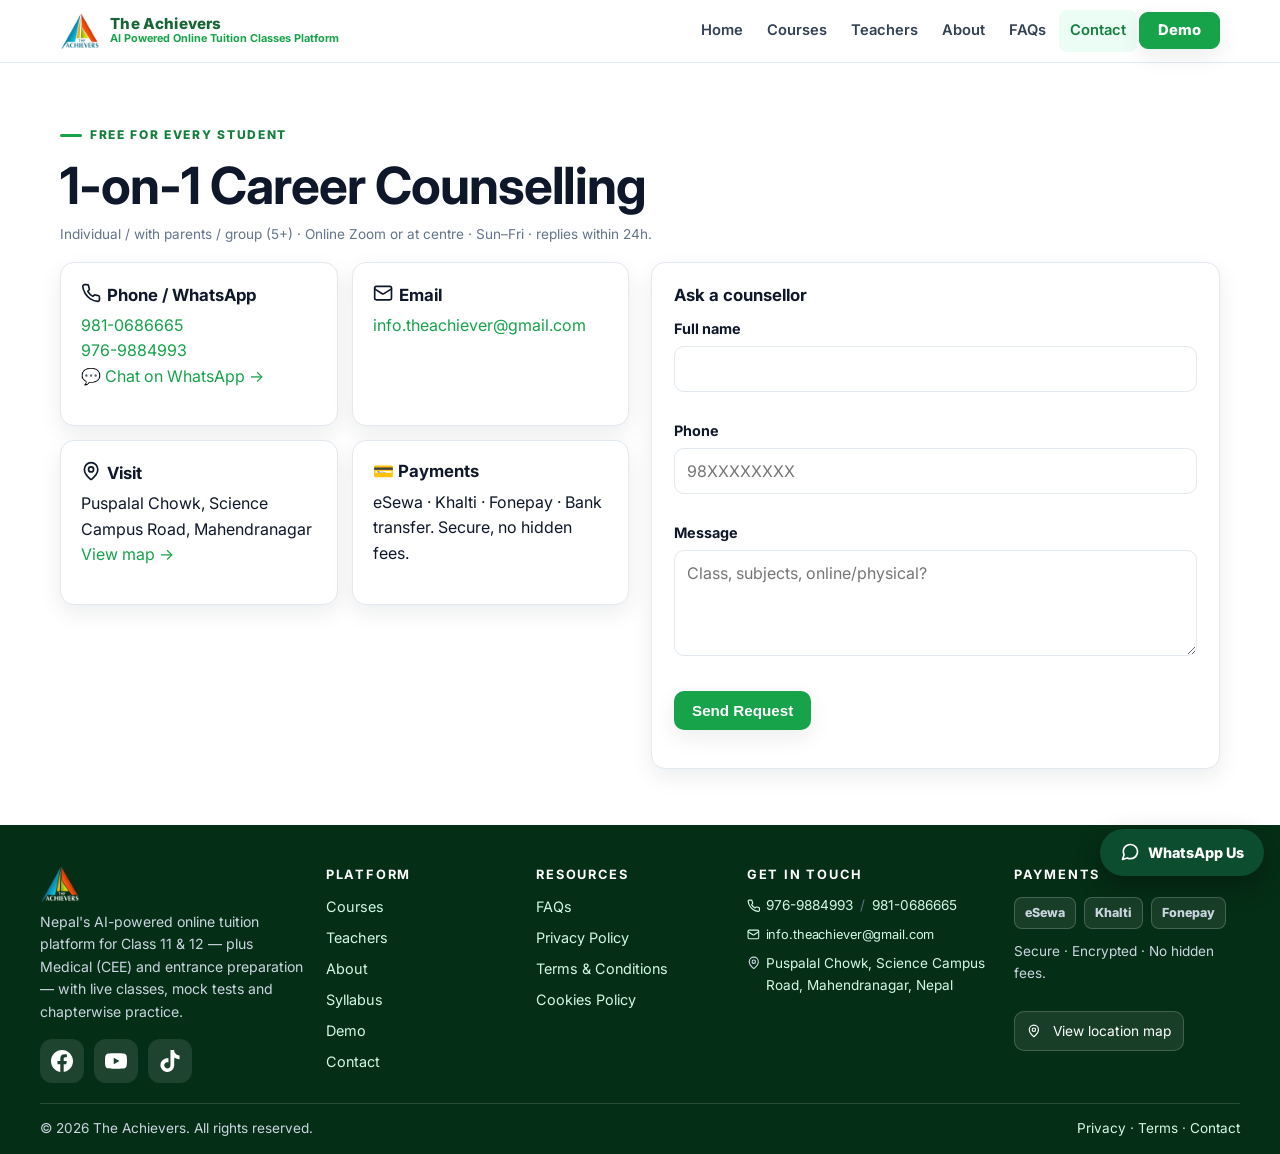
<file: contact.html>
<!doctype html><html lang="en"><head><meta charset="utf-8"><meta name="viewport" content="width=device-width,initial-scale=1">
<title>Contact & Counselling — The Achievers</title><meta name="description" content="Contact The Achievers: counselling, phones, email, Mahendranagar centre, payments eSewa Khalti Fonepay.">
<link rel="icon" href="assets/logo-mark.png">
<link rel="stylesheet" href="css/style.css"><link rel="preconnect" href="https://fonts.googleapis.com"><link href="https://fonts.googleapis.com/css2?family=Inter:wght@400;600;700;800&display=swap" rel="stylesheet"></head>
<body><a class="skip" href="#main">Skip</a>
<svg style="display:none" aria-hidden="true"><symbol id="i-phone" viewBox="0 0 24 24" fill="none" stroke="currentColor" stroke-width="2" stroke-linecap="round" stroke-linejoin="round"><path d="M22 16.92v3a2 2 0 0 1-2.18 2 19.79 19.79 0 0 1-8.63-3.07 19.79 19.79 0 0 1-6-6 19.79 19.79 0 0 1-3.07-8.67A2 2 0 0 1 4.11 2h3a2 2 0 0 1 2 1.72c.13.96.36 1.9.7 2.81a2 2 0 0 1-.45 2.11L8.09 9.91a16 16 0 0 0 6 6l1.27-1.27a2 2 0 0 1 2.11-.45c.91.34 1.85.57 2.81.7A2 2 0 0 1 22 16.92z"/></symbol><symbol id="i-mail" viewBox="0 0 24 24" fill="none" stroke="currentColor" stroke-width="2" stroke-linecap="round" stroke-linejoin="round"><rect width="20" height="16" x="2" y="4" rx="2"/><path d="m22 7-8.97 5.7a1.94 1.94 0 0 1-2.06 0L2 7"/></symbol><symbol id="i-pin" viewBox="0 0 24 24" fill="none" stroke="currentColor" stroke-width="2" stroke-linecap="round" stroke-linejoin="round"><path d="M20 10c0 4.99-5.54 10.19-7.4 11.8a1 1 0 0 1-1.2 0C9.54 20.19 4 14.99 4 10a8 8 0 0 1 16 0"/><circle cx="12" cy="10" r="3"/></symbol></svg>
<header class="site-header"><div class="nav-wrap"><a class="brand" href="index.html"><img src="assets/logo-mark.png" alt="The Achievers logo" width="38" height="36"><span class="brand-name"><b>The Achievers</b><small>AI Powered Online Tuition Classes Platform</small></span></a>
<nav aria-label="Primary"><ul class="nav-links" id="navLinks"><li class="nav-cursor" aria-hidden="true"></li><li><a href="index.html">Home</a></li><li><a href="courses.html">Courses</a></li><li><a href="teachers.html">Teachers</a></li><li><a href="about.html">About</a></li><li><a href="faqs.html">FAQs</a></li><li><a href="contact.html">Contact</a></li><li><a class="btn btn-brand nav-demo" href="demo.html">Demo</a></li></ul></nav><button class="hamburger" id="navToggle">☰</button></div></header>
<main><section class="section"><div class="container"><span class="eyebrow">Free for every student</span><h1>1-on-1 Career Counselling</h1><p class="hint">Individual / with parents / group (5+) · Online Zoom or at centre · Sun–Fri · replies within 24h.</p>
<div class="grid-2" style="align-items:start;margin-top:16px"><div class="cards" style="grid-template-columns:1fr 1fr"><div class="card"><h3><svg class="ico ico-lg"><use href="#i-phone"/></svg>Phone / WhatsApp</h3><p><a href="tel:+9779810686665">981-0686665</a><br><a href="tel:+9779769884993">976-9884993</a><br><a href="https://wa.me/9779810686665?text=Hi!%20I%27d%20like%20to%20know%20more%20about%20The%20Achievers%20classes." target="_blank" rel="noopener">💬 Chat on WhatsApp →</a></p></div><div class="card"><h3><svg class="ico ico-lg"><use href="#i-mail"/></svg>Email</h3><p><a href="mailto:info.theachiever@gmail.com">info.theachiever@gmail.com</a></p></div><div class="card"><h3><svg class="ico ico-lg"><use href="#i-pin"/></svg>Visit</h3><p>Puspalal Chowk, Science Campus Road, Mahendranagar<br><a href="https://maps.app.goo.gl/fo6vjBYxXNQiSswWA" target="_blank" rel="noopener">View map →</a></p></div><div class="card"><h3>💳 Payments</h3><p>eSewa · Khalti · Fonepay · Bank transfer. Secure, no hidden fees.</p></div></div>
<form class="form" data-validate novalidate><h3>Ask a counsellor</h3><label for="cname">Full name</label><input id="cname" name="name" required autocomplete="name"><div class="error" data-err-for="name"></div><label for="cphone">Phone</label><input id="cphone" name="phone" type="tel" required placeholder="98XXXXXXXX" autocomplete="tel"><div class="error" data-err-for="phone"></div><label for="cmsg">Message</label><textarea id="cmsg" name="message" rows="4" required placeholder="Class, subjects, online/physical?"></textarea><div class="error" data-err-for="message"></div><p style="margin-top:12px"><button class="btn btn-brand" type="submit">Send Request</button></p><div class="success">Received! Mentor replies within 24 hours.</div></form></div>
</div></section></main><footer><div class="container foot-grid">
<div><a class="brand" href="index.html"><img src="assets/logo-light.png" alt="The Achievers logo" width="80" height="78" loading="lazy"></a><p style="font-size:.88rem;margin-top:8px">Nepal's AI-powered online tuition platform for Class 11 &amp; 12 — plus Medical (CEE) and entrance preparation — with live classes, mock tests and chapterwise practice.</p><div class="socials"><a href="https://www.facebook.com/profile.php?id=61579416387457" target="_blank" rel="noopener" aria-label="Facebook"><svg viewBox="0 0 24 24" fill="currentColor"><path d="M24 12.07C24 5.4 18.63 0 12 0S0 5.4 0 12.07C0 18.1 4.39 23.1 10.13 24v-8.44H7.08v-3.49h3.05V9.41c0-3.02 1.79-4.69 4.53-4.69 1.31 0 2.68.24 2.68.24v2.97h-1.51c-1.49 0-1.96.93-1.96 1.89v2.25h3.33l-.53 3.49h-2.8V24C19.61 23.1 24 18.1 24 12.07z"/></svg></a><a href="https://youtube.com/@TheAchievers-edu" target="_blank" rel="noopener" aria-label="YouTube"><svg viewBox="0 0 24 24" fill="currentColor"><path d="M23.5 6.19a3.02 3.02 0 0 0-2.12-2.14C19.5 3.55 12 3.55 12 3.55s-7.5 0-9.38.5A3.02 3.02 0 0 0 .5 6.19C0 8.07 0 12 0 12s0 3.93.5 5.81a3.02 3.02 0 0 0 2.12 2.14c1.88.5 9.38.5 9.38.5s7.5 0 9.38-.5a3.02 3.02 0 0 0 2.12-2.14C24 15.93 24 12 24 12s0-3.93-.5-5.81zM9.55 15.57V8.43L15.82 12l-6.27 3.57z"/></svg></a><a href="https://www.tiktok.com/@the_achieverslearning" target="_blank" rel="noopener" aria-label="TikTok"><svg viewBox="0 0 24 24" fill="currentColor"><path d="M12.53.02C13.84 0 15.14.01 16.44 0c.08 1.53.63 3.09 1.75 4.17 1.12 1.11 2.7 1.62 4.24 1.79v4.03c-1.44-.05-2.89-.35-4.2-.97-.57-.26-1.1-.59-1.62-.93-.01 2.92.01 5.84-.02 8.75-.08 1.4-.54 2.79-1.35 3.94-1.31 1.92-3.58 3.17-5.91 3.21-1.43.08-2.86-.31-4.08-1.03-2.02-1.19-3.44-3.37-3.65-5.71-.02-.5-.03-1-.01-1.49.18-1.9 1.12-3.72 2.58-4.96 1.66-1.44 3.98-2.13 6.15-1.72.02 1.48-.04 2.96-.04 4.44-.99-.32-2.15-.23-3.02.37-.63.41-1.11 1.04-1.36 1.75-.21.51-.15 1.07-.14 1.61.24 1.64 1.82 3.02 3.5 2.87 1.12-.01 2.19-.66 2.77-1.61.19-.33.4-.67.41-1.06.1-1.79.06-3.57.07-5.36.01-4.03-.01-8.05.02-12.07z"/></svg></a></div></div>
<div><h4>Platform</h4><ul><li><a href="courses.html">Courses</a></li><li><a href="teachers.html">Teachers</a></li><li><a href="about.html">About</a></li><li><a href="courses.html#syllabus">Syllabus</a></li><li><a href="demo.html">Demo</a></li><li><a href="contact.html">Contact</a></li></ul></div>
<div><h4>Resources</h4><ul><li><a href="faqs.html">FAQs</a></li><li><a href="privacy.html">Privacy Policy</a></li><li><a href="terms.html">Terms &amp; Conditions</a></li><li><a href="cookies.html">Cookies Policy</a></li></ul></div>
<div><h4>Get in touch</h4><ul class="foot-contact"><li class="phones"><a href="tel:+9779769884993"><svg class="ico"><use href="#i-phone"/></svg>976-9884993</a><span style="color:#64748b">/</span><a href="tel:+9779810686665">981-0686665</a></li><li><a class="mail-link" href="mailto:info.theachiever@gmail.com"><svg class="ico"><use href="#i-mail"/></svg>info.theachiever@gmail.com</a></li><li class="addr"><svg class="ico"><use href="#i-pin"/></svg><a href="https://maps.app.goo.gl/fo6vjBYxXNQiSswWA" target="_blank" rel="noopener">Puspalal Chowk, Science Campus Road, Mahendranagar, Nepal</a></li></ul></div>
<div><h4>Payments</h4><div class="pay"><span>eSewa</span><span>Khalti</span><span>Fonepay</span></div><p style="font-size:.85rem;margin-top:12px">Secure · Encrypted · No hidden fees.</p><a class="map-link" href="https://maps.app.goo.gl/fo6vjBYxXNQiSswWA" target="_blank" rel="noopener"><svg class="ico"><use href="#i-pin"/></svg>View location map</a></div>
</div><div class="container foot-bottom"><span>© <span data-year>2026</span> The Achievers. All rights reserved.</span><span><a href="privacy.html">Privacy</a> · <a href="terms.html">Terms</a> · <a href="contact.html">Contact</a></span></div></footer><div class="mobile-cta"><a class="btn btn-outline" href="tel:+9779810686665"><svg class="ico"><use href="#i-phone"/></svg>Call</a><a class="btn btn-brand" href="demo.html">Free Demo</a></div><a class="wa-float" href="https://wa.me/9779810686665?text=Hi!%20I%27d%20like%20to%20know%20more%20about%20The%20Achievers%20classes." target="_blank" rel="noopener" aria-label="Chat on WhatsApp"><svg viewBox="0 0 24 24" fill="none" stroke="currentColor" stroke-width="2" stroke-linecap="round" stroke-linejoin="round"><path d="M21 11.5a8.38 8.38 0 0 1-.9 3.8 8.5 8.5 0 0 1-7.6 4.7 8.38 8.38 0 0 1-3.8-.9L3 21l1.9-5.7a8.38 8.38 0 0 1-.9-3.8 8.5 8.5 0 0 1 4.7-7.6 8.38 8.38 0 0 1 3.8-.9h.5a8.48 8.48 0 0 1 8 8v.5z"/></svg>WhatsApp Us</a><button id="toTop">↑</button><script src="js/app.js" defer></script></body></html>
</file>
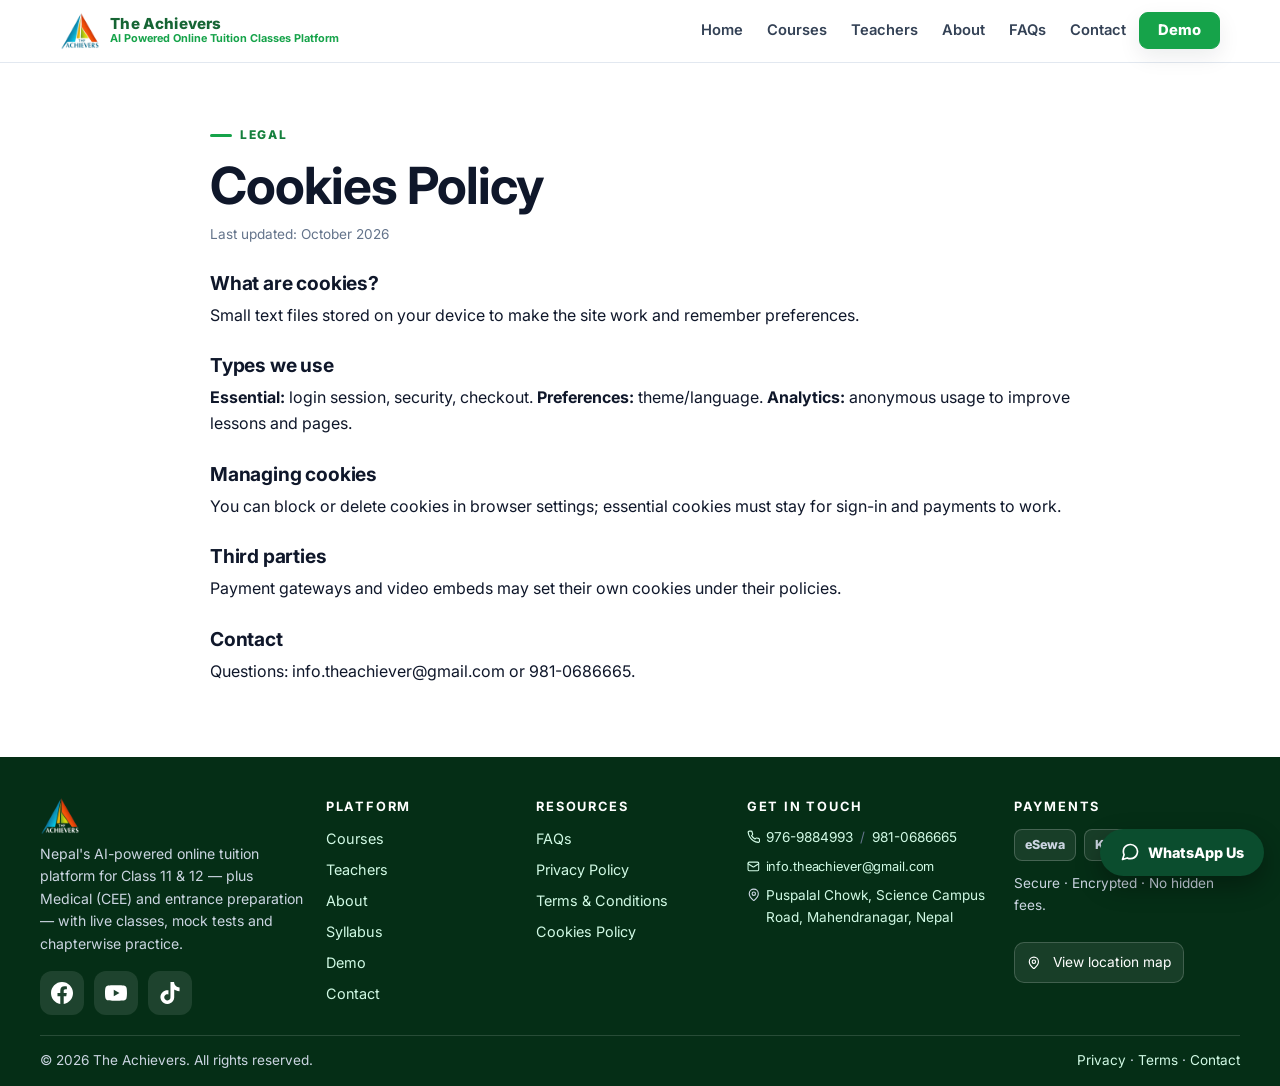
<file: cookies.html>
<!doctype html><html lang="en"><head><meta charset="utf-8"><meta name="viewport" content="width=device-width,initial-scale=1">
<title>Cookies Policy — The Achievers</title><meta name="description" content="Cookies Policy of The Achievers Institute of Learning."><link rel="icon" href="assets/logo-mark.png">
<link rel="stylesheet" href="css/style.css"><link rel="preconnect" href="https://fonts.googleapis.com"><link href="https://fonts.googleapis.com/css2?family=Inter:wght@400;600;700;800&display=swap" rel="stylesheet"></head>
<body><a class="skip" href="#main">Skip</a>
<svg style="display:none" aria-hidden="true"><symbol id="i-phone" viewBox="0 0 24 24" fill="none" stroke="currentColor" stroke-width="2" stroke-linecap="round" stroke-linejoin="round"><path d="M22 16.92v3a2 2 0 0 1-2.18 2 19.79 19.79 0 0 1-8.63-3.07 19.79 19.79 0 0 1-6-6 19.79 19.79 0 0 1-3.07-8.67A2 2 0 0 1 4.11 2h3a2 2 0 0 1 2 1.72c.13.96.36 1.9.7 2.81a2 2 0 0 1-.45 2.11L8.09 9.91a16 16 0 0 0 6 6l1.27-1.27a2 2 0 0 1 2.11-.45c.91.34 1.85.57 2.81.7A2 2 0 0 1 22 16.92z"/></symbol><symbol id="i-mail" viewBox="0 0 24 24" fill="none" stroke="currentColor" stroke-width="2" stroke-linecap="round" stroke-linejoin="round"><rect width="20" height="16" x="2" y="4" rx="2"/><path d="m22 7-8.97 5.7a1.94 1.94 0 0 1-2.06 0L2 7"/></symbol><symbol id="i-pin" viewBox="0 0 24 24" fill="none" stroke="currentColor" stroke-width="2" stroke-linecap="round" stroke-linejoin="round"><path d="M20 10c0 4.99-5.54 10.19-7.4 11.8a1 1 0 0 1-1.2 0C9.54 20.19 4 14.99 4 10a8 8 0 0 1 16 0"/><circle cx="12" cy="10" r="3"/></symbol></svg><header class="site-header"><div class="nav-wrap"><a class="brand" href="index.html"><img src="assets/logo-mark.png" alt="The Achievers logo" width="38" height="36"><span class="brand-name"><b>The Achievers</b><small>AI Powered Online Tuition Classes Platform</small></span></a>
<nav aria-label="Primary"><ul class="nav-links" id="navLinks"><li class="nav-cursor" aria-hidden="true"></li><li><a href="index.html">Home</a></li><li><a href="courses.html">Courses</a></li><li><a href="teachers.html">Teachers</a></li><li><a href="about.html">About</a></li><li><a href="faqs.html">FAQs</a></li><li><a href="contact.html">Contact</a></li><li><a class="btn btn-brand nav-demo" href="demo.html">Demo</a></li></ul></nav><button class="hamburger" id="navToggle">☰</button></div></header>
<main id="main"><section class="section"><div class="container policy"><span class="eyebrow">Legal</span><h1>Cookies Policy</h1>
<p class="hint">Last updated: October 2026</p>
<h2>What are cookies?</h2><p>Small text files stored on your device to make the site work and remember preferences.</p>
<h2>Types we use</h2><p><b>Essential:</b> login session, security, checkout. <b>Preferences:</b> theme/language. <b>Analytics:</b> anonymous usage to improve lessons and pages.</p>
<h2>Managing cookies</h2><p>You can block or delete cookies in browser settings; essential cookies must stay for sign-in and payments to work.</p>
<h2>Third parties</h2><p>Payment gateways and video embeds may set their own cookies under their policies.</p>
<h2>Contact</h2><p>Questions: info.theachiever@gmail.com or 981-0686665.</p>
</div></section></main>
<footer><div class="container foot-grid">
<div><a class="brand" href="index.html"><img src="assets/logo-light.png" alt="The Achievers logo" width="80" height="78" loading="lazy"></a><p style="font-size:.88rem;margin-top:8px">Nepal's AI-powered online tuition platform for Class 11 &amp; 12 — plus Medical (CEE) and entrance preparation — with live classes, mock tests and chapterwise practice.</p><div class="socials"><a href="https://www.facebook.com/profile.php?id=61579416387457" target="_blank" rel="noopener" aria-label="Facebook"><svg viewBox="0 0 24 24" fill="currentColor"><path d="M24 12.07C24 5.4 18.63 0 12 0S0 5.4 0 12.07C0 18.1 4.39 23.1 10.13 24v-8.44H7.08v-3.49h3.05V9.41c0-3.02 1.79-4.69 4.53-4.69 1.31 0 2.68.24 2.68.24v2.97h-1.51c-1.49 0-1.96.93-1.96 1.89v2.25h3.33l-.53 3.49h-2.8V24C19.61 23.1 24 18.1 24 12.07z"/></svg></a><a href="https://youtube.com/@TheAchievers-edu" target="_blank" rel="noopener" aria-label="YouTube"><svg viewBox="0 0 24 24" fill="currentColor"><path d="M23.5 6.19a3.02 3.02 0 0 0-2.12-2.14C19.5 3.55 12 3.55 12 3.55s-7.5 0-9.38.5A3.02 3.02 0 0 0 .5 6.19C0 8.07 0 12 0 12s0 3.93.5 5.81a3.02 3.02 0 0 0 2.12 2.14c1.88.5 9.38.5 9.38.5s7.5 0 9.38-.5a3.02 3.02 0 0 0 2.12-2.14C24 15.93 24 12 24 12s0-3.93-.5-5.81zM9.55 15.57V8.43L15.82 12l-6.27 3.57z"/></svg></a><a href="https://www.tiktok.com/@the_achieverslearning" target="_blank" rel="noopener" aria-label="TikTok"><svg viewBox="0 0 24 24" fill="currentColor"><path d="M12.53.02C13.84 0 15.14.01 16.44 0c.08 1.53.63 3.09 1.75 4.17 1.12 1.11 2.7 1.62 4.24 1.79v4.03c-1.44-.05-2.89-.35-4.2-.97-.57-.26-1.1-.59-1.62-.93-.01 2.92.01 5.84-.02 8.75-.08 1.4-.54 2.79-1.35 3.94-1.31 1.92-3.58 3.17-5.91 3.21-1.43.08-2.86-.31-4.08-1.03-2.02-1.19-3.44-3.37-3.65-5.71-.02-.5-.03-1-.01-1.49.18-1.9 1.12-3.72 2.58-4.96 1.66-1.44 3.98-2.13 6.15-1.72.02 1.48-.04 2.96-.04 4.44-.99-.32-2.15-.23-3.02.37-.63.41-1.11 1.04-1.36 1.75-.21.51-.15 1.07-.14 1.61.24 1.64 1.82 3.02 3.5 2.87 1.12-.01 2.19-.66 2.77-1.61.19-.33.4-.67.41-1.06.1-1.79.06-3.57.07-5.36.01-4.03-.01-8.05.02-12.07z"/></svg></a></div></div>
<div><h4>Platform</h4><ul><li><a href="courses.html">Courses</a></li><li><a href="teachers.html">Teachers</a></li><li><a href="about.html">About</a></li><li><a href="courses.html#syllabus">Syllabus</a></li><li><a href="demo.html">Demo</a></li><li><a href="contact.html">Contact</a></li></ul></div>
<div><h4>Resources</h4><ul><li><a href="faqs.html">FAQs</a></li><li><a href="privacy.html">Privacy Policy</a></li><li><a href="terms.html">Terms &amp; Conditions</a></li><li><a href="cookies.html">Cookies Policy</a></li></ul></div>
<div><h4>Get in touch</h4><ul class="foot-contact"><li class="phones"><a href="tel:+9779769884993"><svg class="ico"><use href="#i-phone"/></svg>976-9884993</a><span style="color:#64748b">/</span><a href="tel:+9779810686665">981-0686665</a></li><li><a class="mail-link" href="mailto:info.theachiever@gmail.com"><svg class="ico"><use href="#i-mail"/></svg>info.theachiever@gmail.com</a></li><li class="addr"><svg class="ico"><use href="#i-pin"/></svg><a href="https://maps.app.goo.gl/fo6vjBYxXNQiSswWA" target="_blank" rel="noopener">Puspalal Chowk, Science Campus Road, Mahendranagar, Nepal</a></li></ul></div>
<div><h4>Payments</h4><div class="pay"><span>eSewa</span><span>Khalti</span><span>Fonepay</span></div><p style="font-size:.85rem;margin-top:12px">Secure · Encrypted · No hidden fees.</p><a class="map-link" href="https://maps.app.goo.gl/fo6vjBYxXNQiSswWA" target="_blank" rel="noopener"><svg class="ico"><use href="#i-pin"/></svg>View location map</a></div>
</div><div class="container foot-bottom"><span>© <span data-year>2026</span> The Achievers. All rights reserved.</span><span><a href="privacy.html">Privacy</a> · <a href="terms.html">Terms</a> · <a href="contact.html">Contact</a></span></div></footer><a class="wa-float" href="https://wa.me/9779810686665?text=Hi!%20I%27d%20like%20to%20know%20more%20about%20The%20Achievers%20classes." target="_blank" rel="noopener" aria-label="Chat on WhatsApp"><svg viewBox="0 0 24 24" fill="none" stroke="currentColor" stroke-width="2" stroke-linecap="round" stroke-linejoin="round"><path d="M21 11.5a8.38 8.38 0 0 1-.9 3.8 8.5 8.5 0 0 1-7.6 4.7 8.38 8.38 0 0 1-3.8-.9L3 21l1.9-5.7a8.38 8.38 0 0 1-.9-3.8 8.5 8.5 0 0 1 4.7-7.6 8.38 8.38 0 0 1 3.8-.9h.5a8.48 8.48 0 0 1 8 8v.5z"/></svg>WhatsApp Us</a><button id="toTop">↑</button><script src="js/app.js" defer></script></body></html>
</file>
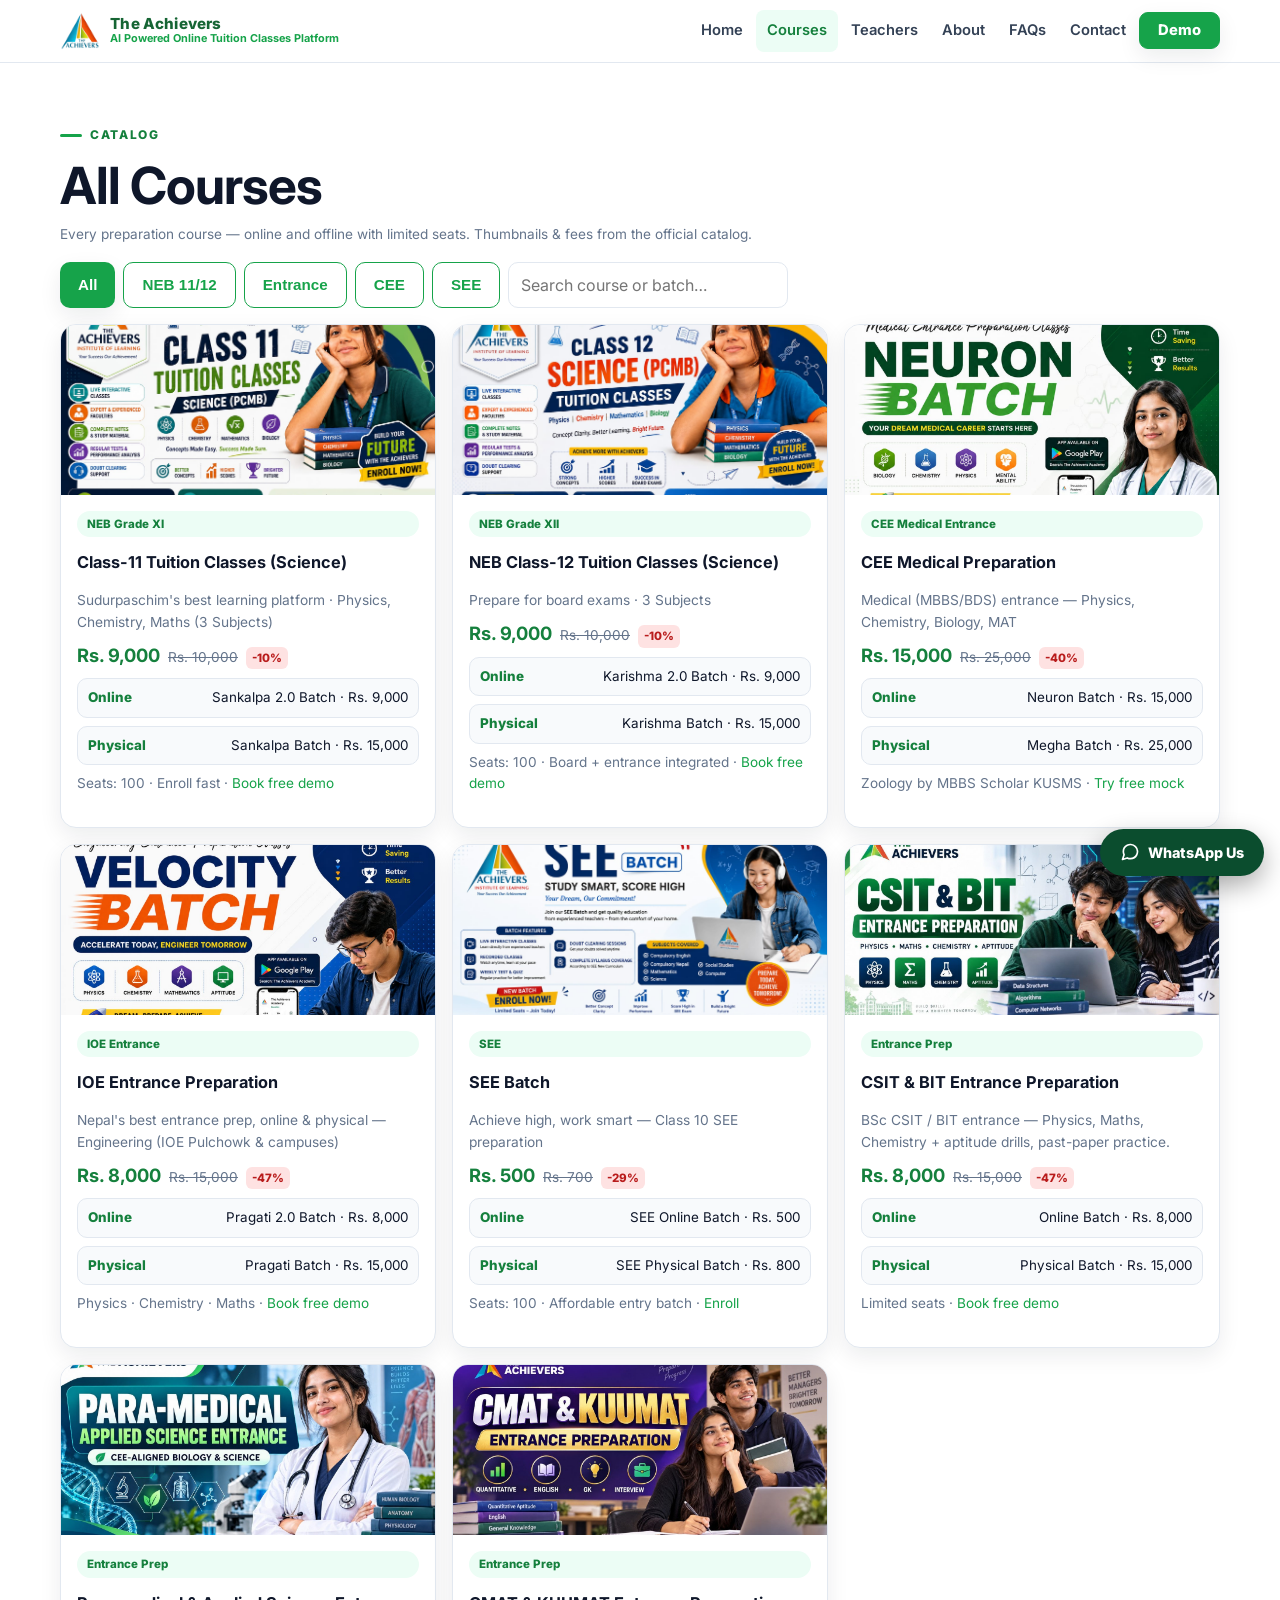
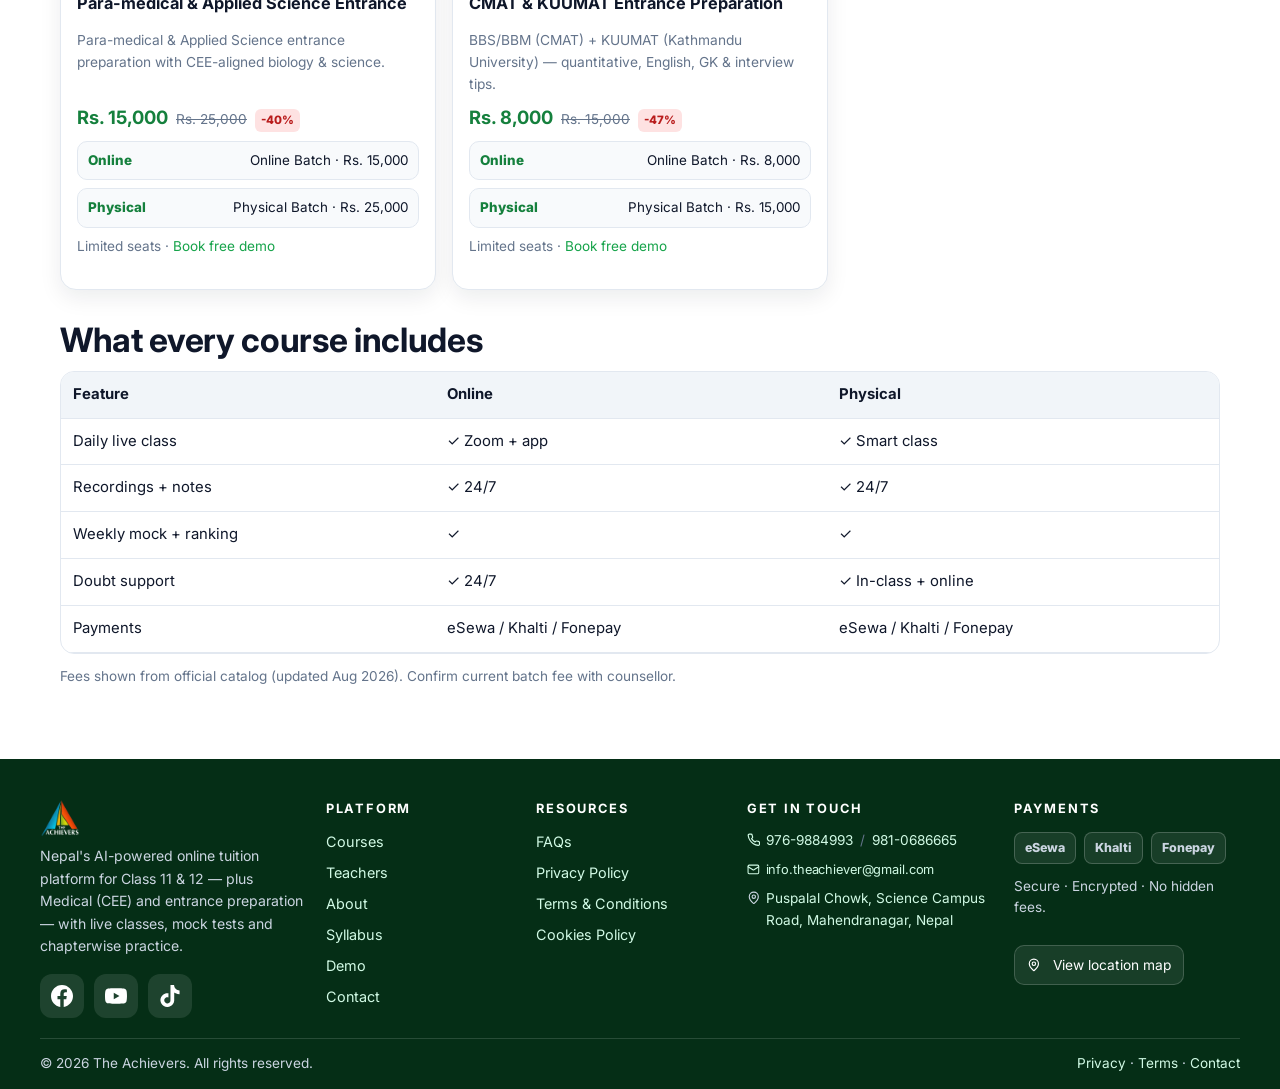
<file: courses.html>
<!doctype html><html lang="en"><head><meta charset="utf-8"><meta name="viewport" content="width=device-width,initial-scale=1">
<title>Online Tuition Courses | The Achievers Institute of Learning</title>
<meta name="description" content="All courses with fees — NEB Class 11 & 12 Science, SEE, CEE Medical, IOE/CSIT/BIT/CMAT/KUUMAT entrance, online & physical batches.">
<link rel="icon" href="assets/logo-mark.png">
<link rel="stylesheet" href="css/style.css"><link rel="preconnect" href="https://fonts.googleapis.com"><link href="https://fonts.googleapis.com/css2?family=Inter:wght@400;600;700;800&display=swap" rel="stylesheet"></head>
<body><a class="skip" href="#main">Skip to content</a>
<svg style="display:none" aria-hidden="true"><symbol id="i-phone" viewBox="0 0 24 24" fill="none" stroke="currentColor" stroke-width="2" stroke-linecap="round" stroke-linejoin="round"><path d="M22 16.92v3a2 2 0 0 1-2.18 2 19.79 19.79 0 0 1-8.63-3.07 19.79 19.79 0 0 1-6-6 19.79 19.79 0 0 1-3.07-8.67A2 2 0 0 1 4.11 2h3a2 2 0 0 1 2 1.72c.13.96.36 1.9.7 2.81a2 2 0 0 1-.45 2.11L8.09 9.91a16 16 0 0 0 6 6l1.27-1.27a2 2 0 0 1 2.11-.45c.91.34 1.85.57 2.81.7A2 2 0 0 1 22 16.92z"/></symbol><symbol id="i-mail" viewBox="0 0 24 24" fill="none" stroke="currentColor" stroke-width="2" stroke-linecap="round" stroke-linejoin="round"><rect width="20" height="16" x="2" y="4" rx="2"/><path d="m22 7-8.97 5.7a1.94 1.94 0 0 1-2.06 0L2 7"/></symbol><symbol id="i-pin" viewBox="0 0 24 24" fill="none" stroke="currentColor" stroke-width="2" stroke-linecap="round" stroke-linejoin="round"><path d="M20 10c0 4.99-5.54 10.19-7.4 11.8a1 1 0 0 1-1.2 0C9.54 20.19 4 14.99 4 10a8 8 0 0 1 16 0"/><circle cx="12" cy="10" r="3"/></symbol></svg>
<header class="site-header"><div class="nav-wrap"><a class="brand" href="index.html"><img src="assets/logo-mark.png" alt="The Achievers logo" width="38" height="36"><span class="brand-name"><b>The Achievers</b><small>AI Powered Online Tuition Classes Platform</small></span></a>
<nav aria-label="Primary"><ul class="nav-links" id="navLinks"><li class="nav-cursor" aria-hidden="true"></li><li><a href="index.html">Home</a></li><li><a href="courses.html">Courses</a></li><li><a href="teachers.html">Teachers</a></li><li><a href="about.html">About</a></li><li><a href="faqs.html">FAQs</a></li><li><a href="contact.html">Contact</a></li><li><a class="btn btn-brand nav-demo" href="demo.html">Demo</a></li></ul></nav><button class="hamburger" id="navToggle" aria-expanded="false">☰</button></div></header>
<main id="main"><section class="section"><div class="container">
<span class="eyebrow">Catalog</span><h1>All Courses</h1>
<p class="hint">Every preparation course — online and offline with limited seats. Thumbnails &amp; fees from the official catalog.</p>
<div style="display:flex;gap:8px;flex-wrap:wrap;margin:16px 0">
<button class="btn btn-brand" data-filter-btn="all">All</button><button class="btn btn-outline" data-filter-btn="neb">NEB 11/12</button><button class="btn btn-outline" data-filter-btn="entrance">Entrance</button><button class="btn btn-outline" data-filter-btn="cee">CEE</button><button class="btn btn-outline" data-filter-btn="see">SEE</button>
<input id="courseSearch" placeholder="Search course or batch…" aria-label="Search courses" style="max-width:280px">
</div>
<div class="course-grid" id="syllabus">
<article class="course-card" data-cat="neb" id="class11"><div class="thumb"><img src="assets/courses/c4.jpg" alt="Class 11 Science tuition" loading="lazy" width="640" height="360"></div><div class="body"><span class="tag">NEB Grade XI</span><h3>Class-11 Tuition Classes (Science)</h3><p class="sub">Sudurpaschim's best learning platform · Physics, Chemistry, Maths (3 Subjects)</p><div class="fee"><b>Rs. 9,000</b><s>Rs. 10,000</s><span class="off">-10%</span></div><div class="batch"><span class="mode">Online</span><span>Sankalpa 2.0 Batch · Rs. 9,000</span></div><div class="batch"><span class="mode">Physical</span><span>Sankalpa Batch · Rs. 15,000</span></div><p class="hint">Seats: 100 · Enroll fast · <a href="demo.html">Book free demo</a></p></div></article>
<article class="course-card" data-cat="neb" id="class12"><div class="thumb"><img src="assets/courses/c3.jpg" alt="Class 12 Science tuition" loading="lazy" width="640" height="360"></div><div class="body"><span class="tag">NEB Grade XII</span><h3>NEB Class-12 Tuition Classes (Science)</h3><p class="sub">Prepare for board exams · 3 Subjects</p><div class="fee"><b>Rs. 9,000</b><s>Rs. 10,000</s><span class="off">-10%</span></div><div class="batch"><span class="mode">Online</span><span>Karishma 2.0 Batch · Rs. 9,000</span></div><div class="batch"><span class="mode">Physical</span><span>Karishma Batch · Rs. 15,000</span></div><p class="hint">Seats: 100 · Board + entrance integrated · <a href="demo.html">Book free demo</a></p></div></article>
<article class="course-card" data-cat="cee" id="cee"><div class="thumb"><img src="assets/courses/c2.jpg" alt="CEE Medical preparation" loading="lazy" width="640" height="360"></div><div class="body"><span class="tag">CEE Medical Entrance</span><h3>CEE Medical Preparation</h3><p class="sub">Medical (MBBS/BDS) entrance — Physics, Chemistry, Biology, MAT</p><div class="fee"><b>Rs. 15,000</b><s>Rs. 25,000</s><span class="off">-40%</span></div><div class="batch"><span class="mode">Online</span><span>Neuron Batch · Rs. 15,000</span></div><div class="batch"><span class="mode">Physical</span><span>Megha Batch · Rs. 25,000</span></div><p class="hint">Zoology by MBBS Scholar KUSMS · <a href="demo.html">Try free mock</a></p></div></article>
<article class="course-card" data-cat="entrance" id="ioe"><div class="thumb"><img src="assets/courses/c5.jpg" alt="IOE Entrance preparation" loading="lazy" width="640" height="360"></div><div class="body"><span class="tag">IOE Entrance</span><h3>IOE Entrance Preparation</h3><p class="sub">Nepal's best entrance prep, online &amp; physical — Engineering (IOE Pulchowk &amp; campuses)</p><div class="fee"><b>Rs. 8,000</b><s>Rs. 15,000</s><span class="off">-47%</span></div><div class="batch"><span class="mode">Online</span><span>Pragati 2.0 Batch · Rs. 8,000</span></div><div class="batch"><span class="mode">Physical</span><span>Pragati Batch · Rs. 15,000</span></div><p class="hint">Physics · Chemistry · Maths · <a href="demo.html">Book free demo</a></p></div></article>
<article class="course-card" data-cat="see" id="see"><div class="thumb"><img src="assets/courses/c1.jpg" alt="SEE batch" loading="lazy" width="640" height="360"></div><div class="body"><span class="tag">SEE</span><h3>SEE Batch</h3><p class="sub">Achieve high, work smart — Class 10 SEE preparation</p><div class="fee"><b>Rs. 500</b><s>Rs. 700</s><span class="off">-29%</span></div><div class="batch"><span class="mode">Online</span><span>SEE Online Batch · Rs. 500</span></div><div class="batch"><span class="mode">Physical</span><span>SEE Physical Batch · Rs. 800</span></div><p class="hint">Seats: 100 · Affordable entry batch · <a href="demo.html">Enroll</a></p></div></article>
<article class="course-card" data-cat="entrance" id="csit-bit"><div class="thumb"><img src="assets/courses/csit-bit.jpg" alt="CSIT and BIT entrance preparation" loading="lazy" width="640" height="360"></div><div class="body"><span class="tag">Entrance Prep</span><h3>CSIT &amp; BIT Entrance Preparation</h3><p class="sub">BSc CSIT / BIT entrance — Physics, Maths, Chemistry + aptitude drills, past-paper practice.</p><div class="fee"><b>Rs. 8,000</b><s>Rs. 15,000</s><span class="off">-47%</span></div><div class="batch"><span class="mode">Online</span><span>Online Batch · Rs. 8,000</span></div><div class="batch"><span class="mode">Physical</span><span>Physical Batch · Rs. 15,000</span></div><p class="hint">Limited seats · <a href="demo.html">Book free demo</a></p></div></article>
<article class="course-card" data-cat="entrance" id="paramedical"><div class="thumb"><img src="assets/courses/paramedical.jpg" alt="Para-medical applied science entrance" loading="lazy" width="640" height="360"></div><div class="body"><span class="tag">Entrance Prep</span><h3>Para-medical &amp; Applied Science Entrance</h3><p class="sub">Para-medical &amp; Applied Science entrance preparation with CEE-aligned biology &amp; science.</p><div class="fee"><b>Rs. 15,000</b><s>Rs. 25,000</s><span class="off">-40%</span></div><div class="batch"><span class="mode">Online</span><span>Online Batch · Rs. 15,000</span></div><div class="batch"><span class="mode">Physical</span><span>Physical Batch · Rs. 25,000</span></div><p class="hint">Limited seats · <a href="demo.html">Book free demo</a></p></div></article>
<article class="course-card" data-cat="entrance" id="cmat-kuumat"><div class="thumb"><img src="assets/courses/cmat-kuumat.jpg" alt="CMAT and KUUMAT entrance preparation" loading="lazy" width="640" height="360"></div><div class="body"><span class="tag">Entrance Prep</span><h3>CMAT &amp; KUUMAT Entrance Preparation</h3><p class="sub">BBS/BBM (CMAT) + KUUMAT (Kathmandu University) — quantitative, English, GK &amp; interview tips.</p><div class="fee"><b>Rs. 8,000</b><s>Rs. 15,000</s><span class="off">-47%</span></div><div class="batch"><span class="mode">Online</span><span>Online Batch · Rs. 8,000</span></div><div class="batch"><span class="mode">Physical</span><span>Physical Batch · Rs. 15,000</span></div><p class="hint">Limited seats · <a href="demo.html">Book free demo</a></p></div></article>
</div>
<h2 id="syllabus-note" style="margin-top:30px">What every course includes</h2>
<div class="table-wrap" style="margin-top:10px"><table><thead><tr><th>Feature</th><th>Online</th><th>Physical</th></tr></thead><tbody><tr><td>Daily live class</td><td>✓ Zoom + app</td><td>✓ Smart class</td></tr><tr><td>Recordings + notes</td><td>✓ 24/7</td><td>✓ 24/7</td></tr><tr><td>Weekly mock + ranking</td><td>✓</td><td>✓</td></tr><tr><td>Doubt support</td><td>✓ 24/7</td><td>✓ In-class + online</td></tr><tr><td>Payments</td><td>eSewa / Khalti / Fonepay</td><td>eSewa / Khalti / Fonepay</td></tr></tbody></table></div>
<p class="hint" style="margin-top:12px">Fees shown from official catalog (updated Aug 2026). Confirm current batch fee with counsellor.</p>
</div></section></main>
<footer><div class="container foot-grid">
<div><a class="brand" href="index.html"><img src="assets/logo-light.png" alt="The Achievers logo" width="80" height="78" loading="lazy"></a><p style="font-size:.88rem;margin-top:8px">Nepal's AI-powered online tuition platform for Class 11 &amp; 12 — plus Medical (CEE) and entrance preparation — with live classes, mock tests and chapterwise practice.</p><div class="socials"><a href="https://www.facebook.com/profile.php?id=61579416387457" target="_blank" rel="noopener" aria-label="Facebook"><svg viewBox="0 0 24 24" fill="currentColor"><path d="M24 12.07C24 5.4 18.63 0 12 0S0 5.4 0 12.07C0 18.1 4.39 23.1 10.13 24v-8.44H7.08v-3.49h3.05V9.41c0-3.02 1.79-4.69 4.53-4.69 1.31 0 2.68.24 2.68.24v2.97h-1.51c-1.49 0-1.96.93-1.96 1.89v2.25h3.33l-.53 3.49h-2.8V24C19.61 23.1 24 18.1 24 12.07z"/></svg></a><a href="https://youtube.com/@TheAchievers-edu" target="_blank" rel="noopener" aria-label="YouTube"><svg viewBox="0 0 24 24" fill="currentColor"><path d="M23.5 6.19a3.02 3.02 0 0 0-2.12-2.14C19.5 3.55 12 3.55 12 3.55s-7.5 0-9.38.5A3.02 3.02 0 0 0 .5 6.19C0 8.07 0 12 0 12s0 3.93.5 5.81a3.02 3.02 0 0 0 2.12 2.14c1.88.5 9.38.5 9.38.5s7.5 0 9.38-.5a3.02 3.02 0 0 0 2.12-2.14C24 15.93 24 12 24 12s0-3.93-.5-5.81zM9.55 15.57V8.43L15.82 12l-6.27 3.57z"/></svg></a><a href="https://www.tiktok.com/@the_achieverslearning" target="_blank" rel="noopener" aria-label="TikTok"><svg viewBox="0 0 24 24" fill="currentColor"><path d="M12.53.02C13.84 0 15.14.01 16.44 0c.08 1.53.63 3.09 1.75 4.17 1.12 1.11 2.7 1.62 4.24 1.79v4.03c-1.44-.05-2.89-.35-4.2-.97-.57-.26-1.1-.59-1.62-.93-.01 2.92.01 5.84-.02 8.75-.08 1.4-.54 2.79-1.35 3.94-1.31 1.92-3.58 3.17-5.91 3.21-1.43.08-2.86-.31-4.08-1.03-2.02-1.19-3.44-3.37-3.65-5.71-.02-.5-.03-1-.01-1.49.18-1.9 1.12-3.72 2.58-4.96 1.66-1.44 3.98-2.13 6.15-1.72.02 1.48-.04 2.96-.04 4.44-.99-.32-2.15-.23-3.02.37-.63.41-1.11 1.04-1.36 1.75-.21.51-.15 1.07-.14 1.61.24 1.64 1.82 3.02 3.5 2.87 1.12-.01 2.19-.66 2.77-1.61.19-.33.4-.67.41-1.06.1-1.79.06-3.57.07-5.36.01-4.03-.01-8.05.02-12.07z"/></svg></a></div></div>
<div><h4>Platform</h4><ul><li><a href="courses.html">Courses</a></li><li><a href="teachers.html">Teachers</a></li><li><a href="about.html">About</a></li><li><a href="courses.html#syllabus">Syllabus</a></li><li><a href="demo.html">Demo</a></li><li><a href="contact.html">Contact</a></li></ul></div>
<div><h4>Resources</h4><ul><li><a href="faqs.html">FAQs</a></li><li><a href="privacy.html">Privacy Policy</a></li><li><a href="terms.html">Terms &amp; Conditions</a></li><li><a href="cookies.html">Cookies Policy</a></li></ul></div>
<div><h4>Get in touch</h4><ul class="foot-contact"><li class="phones"><a href="tel:+9779769884993"><svg class="ico"><use href="#i-phone"/></svg>976-9884993</a><span style="color:#64748b">/</span><a href="tel:+9779810686665">981-0686665</a></li><li><a class="mail-link" href="mailto:info.theachiever@gmail.com"><svg class="ico"><use href="#i-mail"/></svg>info.theachiever@gmail.com</a></li><li class="addr"><svg class="ico"><use href="#i-pin"/></svg><a href="https://maps.app.goo.gl/fo6vjBYxXNQiSswWA" target="_blank" rel="noopener">Puspalal Chowk, Science Campus Road, Mahendranagar, Nepal</a></li></ul></div>
<div><h4>Payments</h4><div class="pay"><span>eSewa</span><span>Khalti</span><span>Fonepay</span></div><p style="font-size:.85rem;margin-top:12px">Secure · Encrypted · No hidden fees.</p><a class="map-link" href="https://maps.app.goo.gl/fo6vjBYxXNQiSswWA" target="_blank" rel="noopener"><svg class="ico"><use href="#i-pin"/></svg>View location map</a></div>
</div><div class="container foot-bottom"><span>© <span data-year>2026</span> The Achievers. All rights reserved.</span><span><a href="privacy.html">Privacy</a> · <a href="terms.html">Terms</a> · <a href="contact.html">Contact</a></span></div></footer>
<div class="mobile-cta"><a class="btn btn-outline" href="tel:+9779810686665"><svg class="ico"><use href="#i-phone"/></svg>Call</a><a class="btn btn-brand" href="demo.html">Book Free Demo</a></div><a class="wa-float" href="https://wa.me/9779810686665?text=Hi!%20I%27d%20like%20to%20know%20more%20about%20The%20Achievers%20classes." target="_blank" rel="noopener" aria-label="Chat on WhatsApp"><svg viewBox="0 0 24 24" fill="none" stroke="currentColor" stroke-width="2" stroke-linecap="round" stroke-linejoin="round"><path d="M21 11.5a8.38 8.38 0 0 1-.9 3.8 8.5 8.5 0 0 1-7.6 4.7 8.38 8.38 0 0 1-3.8-.9L3 21l1.9-5.7a8.38 8.38 0 0 1-.9-3.8 8.5 8.5 0 0 1 4.7-7.6 8.38 8.38 0 0 1 3.8-.9h.5a8.48 8.48 0 0 1 8 8v.5z"/></svg>WhatsApp Us</a><button id="toTop">↑</button><script src="js/app.js" defer></script></body></html>
</file>
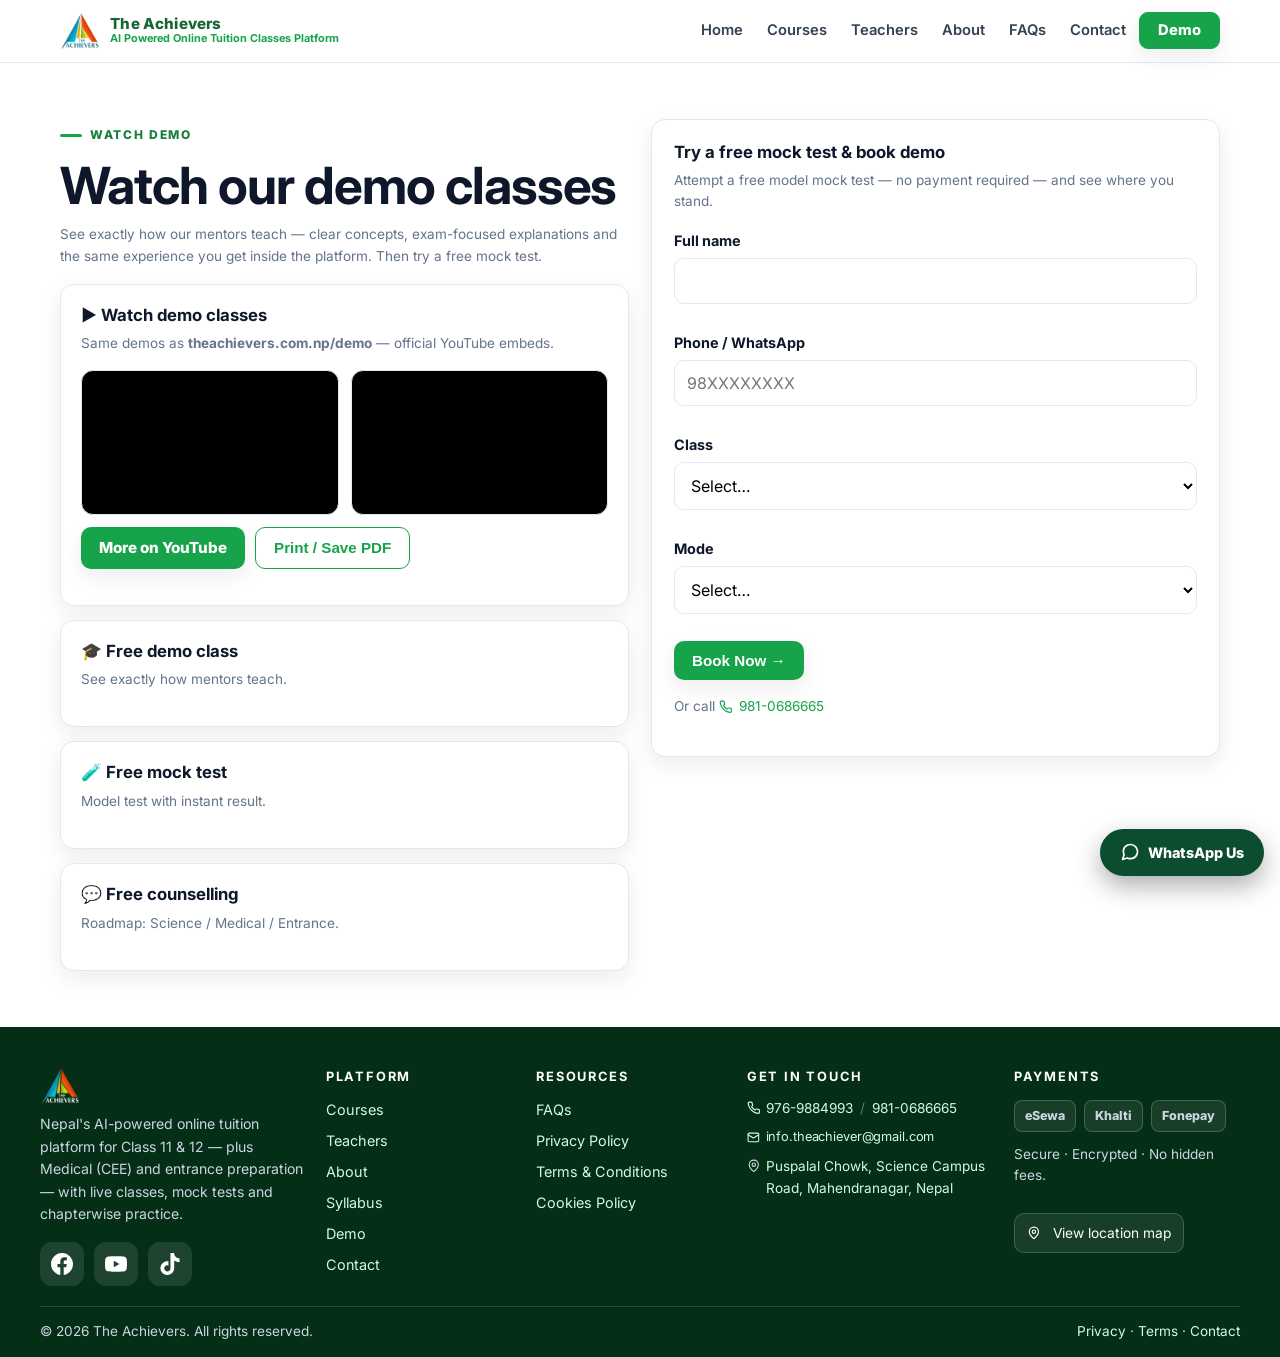
<file: demo.html>
<!doctype html><html lang="en"><head><meta charset="utf-8"><meta name="viewport" content="width=device-width,initial-scale=1">
<title>Book Free Demo — The Achievers</title><meta name="description" content="Book free demo class, watch demo videos, free mock test and free counselling at The Achievers.">
<link rel="icon" href="assets/logo-mark.png">
<link rel="stylesheet" href="css/style.css"><link rel="preconnect" href="https://fonts.googleapis.com"><link href="https://fonts.googleapis.com/css2?family=Inter:wght@400;600;700;800&display=swap" rel="stylesheet"></head>
<body><a class="skip" href="#main">Skip</a>
<svg style="display:none" aria-hidden="true"><symbol id="i-phone" viewBox="0 0 24 24" fill="none" stroke="currentColor" stroke-width="2" stroke-linecap="round" stroke-linejoin="round"><path d="M22 16.92v3a2 2 0 0 1-2.18 2 19.79 19.79 0 0 1-8.63-3.07 19.79 19.79 0 0 1-6-6 19.79 19.79 0 0 1-3.07-8.67A2 2 0 0 1 4.11 2h3a2 2 0 0 1 2 1.72c.13.96.36 1.9.7 2.81a2 2 0 0 1-.45 2.11L8.09 9.91a16 16 0 0 0 6 6l1.27-1.27a2 2 0 0 1 2.11-.45c.91.34 1.85.57 2.81.7A2 2 0 0 1 22 16.92z"/></symbol><symbol id="i-mail" viewBox="0 0 24 24" fill="none" stroke="currentColor" stroke-width="2" stroke-linecap="round" stroke-linejoin="round"><rect width="20" height="16" x="2" y="4" rx="2"/><path d="m22 7-8.97 5.7a1.94 1.94 0 0 1-2.06 0L2 7"/></symbol><symbol id="i-pin" viewBox="0 0 24 24" fill="none" stroke="currentColor" stroke-width="2" stroke-linecap="round" stroke-linejoin="round"><path d="M20 10c0 4.99-5.54 10.19-7.4 11.8a1 1 0 0 1-1.2 0C9.54 20.19 4 14.99 4 10a8 8 0 0 1 16 0"/><circle cx="12" cy="10" r="3"/></symbol></svg>
<header class="site-header"><div class="nav-wrap"><a class="brand" href="index.html"><img src="assets/logo-mark.png" alt="The Achievers logo" width="38" height="36"><span class="brand-name"><b>The Achievers</b><small>AI Powered Online Tuition Classes Platform</small></span></a>
<nav aria-label="Primary"><ul class="nav-links" id="navLinks"><li class="nav-cursor" aria-hidden="true"></li><li><a href="index.html">Home</a></li><li><a href="courses.html">Courses</a></li><li><a href="teachers.html">Teachers</a></li><li><a href="about.html">About</a></li><li><a href="faqs.html">FAQs</a></li><li><a href="contact.html">Contact</a></li><li><a class="btn btn-brand nav-demo" href="demo.html">Demo</a></li></ul></nav><button class="hamburger" id="navToggle">☰</button></div></header>
<main><section class="section"><div class="container grid-2" style="align-items:start"><div><span class="eyebrow">Watch demo</span><h1>Watch our demo classes</h1><p class="hint">See exactly how our mentors teach — clear concepts, exam-focused explanations and the same experience you get inside the platform. Then try a free mock test.</p><div class="card" style="margin-top:14px"><h3>▶ Watch demo classes</h3><p class="hint">Same demos as <b>theachievers.com.np/demo</b> — official YouTube embeds.</p><div class="videos"><div class="video"><iframe src="https://www.youtube-nocookie.com/embed/F5O0jsU6FJE" title="The Achievers — Demo Class 1" loading="lazy" allow="accelerometer; clipboard-write; encrypted-media; gyroscope; picture-in-picture; web-share" referrerpolicy="strict-origin-when-cross-origin" allowfullscreen></iframe></div><div class="video"><iframe src="https://www.youtube-nocookie.com/embed/_WXO4T1bXhM" title="The Achievers — Demo Class 2" loading="lazy" allow="accelerometer; clipboard-write; encrypted-media; gyroscope; picture-in-picture; web-share" referrerpolicy="strict-origin-when-cross-origin" allowfullscreen></iframe></div></div><p style="display:flex;gap:10px;flex-wrap:wrap;margin-top:12px"><a class="btn btn-brand" href="https://www.youtube.com/@TheAchievers-edu" target="_blank" rel="noopener">More on YouTube</a><button class="btn btn-outline" type="button" onclick="window.print()">Print / Save PDF</button></p></div>
<div class="cards" style="grid-template-columns:1fr;margin-top:14px"><div class="card"><h3>🎓 Free demo class</h3><p class="hint">See exactly how mentors teach.</p></div><div class="card"><h3>🧪 Free mock test</h3><p class="hint">Model test with instant result.</p></div><div class="card"><h3>💬 Free counselling</h3><p class="hint">Roadmap: Science / Medical / Entrance.</p></div></div></div>
<form class="form" data-validate novalidate><h3>Try a free mock test &amp; book demo</h3><p class="hint">Attempt a free model mock test — no payment required — and see where you stand.</p><label for="dname">Full name</label><input id="dname" name="name" required autocomplete="name"><div class="error" data-err-for="name"></div><label for="dphone">Phone / WhatsApp</label><input id="dphone" name="phone" type="tel" required placeholder="98XXXXXXXX"><div class="error" data-err-for="phone"></div><label for="dclass">Class</label><select id="dclass" name="class" required><option value="">Select…</option><option>Class 11 Science</option><option>Class 12 Science</option><option>SEE</option><option>CEE Medical</option><option>CSIT / BIT Entrance</option><option>Engineering (IOE)</option><option>Para-medical &amp; Applied Science</option><option>CMAT / KUUMAT</option></select><div class="error" data-err-for="class"></div><label for="dmode">Mode</label><select id="dmode" name="mode" required><option value="">Select…</option><option>Online (Zoom/app)</option><option>Physical (Mahendranagar)</option></select><div class="error" data-err-for="mode"></div><p style="margin-top:12px"><button class="btn btn-brand" type="submit">Book Now →</button></p><div class="success">Booked! We call you within 24 hours to confirm slot.</div><p class="hint">Or call <a href="tel:+9779810686665"><svg class="ico"><use href="#i-phone"/></svg>981-0686665</a></p></form></div></section></main>
<footer><div class="container foot-grid">
<div><a class="brand" href="index.html"><img src="assets/logo-light.png" alt="The Achievers logo" width="80" height="78" loading="lazy"></a><p style="font-size:.88rem;margin-top:8px">Nepal's AI-powered online tuition platform for Class 11 &amp; 12 — plus Medical (CEE) and entrance preparation — with live classes, mock tests and chapterwise practice.</p><div class="socials"><a href="https://www.facebook.com/profile.php?id=61579416387457" target="_blank" rel="noopener" aria-label="Facebook"><svg viewBox="0 0 24 24" fill="currentColor"><path d="M24 12.07C24 5.4 18.63 0 12 0S0 5.4 0 12.07C0 18.1 4.39 23.1 10.13 24v-8.44H7.08v-3.49h3.05V9.41c0-3.02 1.79-4.69 4.53-4.69 1.31 0 2.68.24 2.68.24v2.97h-1.51c-1.49 0-1.96.93-1.96 1.89v2.25h3.33l-.53 3.49h-2.8V24C19.61 23.1 24 18.1 24 12.07z"/></svg></a><a href="https://youtube.com/@TheAchievers-edu" target="_blank" rel="noopener" aria-label="YouTube"><svg viewBox="0 0 24 24" fill="currentColor"><path d="M23.5 6.19a3.02 3.02 0 0 0-2.12-2.14C19.5 3.55 12 3.55 12 3.55s-7.5 0-9.38.5A3.02 3.02 0 0 0 .5 6.19C0 8.07 0 12 0 12s0 3.93.5 5.81a3.02 3.02 0 0 0 2.12 2.14c1.88.5 9.38.5 9.38.5s7.5 0 9.38-.5a3.02 3.02 0 0 0 2.12-2.14C24 15.93 24 12 24 12s0-3.93-.5-5.81zM9.55 15.57V8.43L15.82 12l-6.27 3.57z"/></svg></a><a href="https://www.tiktok.com/@the_achieverslearning" target="_blank" rel="noopener" aria-label="TikTok"><svg viewBox="0 0 24 24" fill="currentColor"><path d="M12.53.02C13.84 0 15.14.01 16.44 0c.08 1.53.63 3.09 1.75 4.17 1.12 1.11 2.7 1.62 4.24 1.79v4.03c-1.44-.05-2.89-.35-4.2-.97-.57-.26-1.1-.59-1.62-.93-.01 2.92.01 5.84-.02 8.75-.08 1.4-.54 2.79-1.35 3.94-1.31 1.92-3.58 3.17-5.91 3.21-1.43.08-2.86-.31-4.08-1.03-2.02-1.19-3.44-3.37-3.65-5.71-.02-.5-.03-1-.01-1.49.18-1.9 1.12-3.72 2.58-4.96 1.66-1.44 3.98-2.13 6.15-1.72.02 1.48-.04 2.96-.04 4.44-.99-.32-2.15-.23-3.02.37-.63.41-1.11 1.04-1.36 1.75-.21.51-.15 1.07-.14 1.61.24 1.64 1.82 3.02 3.5 2.87 1.12-.01 2.19-.66 2.77-1.61.19-.33.4-.67.41-1.06.1-1.79.06-3.57.07-5.36.01-4.03-.01-8.05.02-12.07z"/></svg></a></div></div>
<div><h4>Platform</h4><ul><li><a href="courses.html">Courses</a></li><li><a href="teachers.html">Teachers</a></li><li><a href="about.html">About</a></li><li><a href="courses.html#syllabus">Syllabus</a></li><li><a href="demo.html">Demo</a></li><li><a href="contact.html">Contact</a></li></ul></div>
<div><h4>Resources</h4><ul><li><a href="faqs.html">FAQs</a></li><li><a href="privacy.html">Privacy Policy</a></li><li><a href="terms.html">Terms &amp; Conditions</a></li><li><a href="cookies.html">Cookies Policy</a></li></ul></div>
<div><h4>Get in touch</h4><ul class="foot-contact"><li class="phones"><a href="tel:+9779769884993"><svg class="ico"><use href="#i-phone"/></svg>976-9884993</a><span style="color:#64748b">/</span><a href="tel:+9779810686665">981-0686665</a></li><li><a class="mail-link" href="mailto:info.theachiever@gmail.com"><svg class="ico"><use href="#i-mail"/></svg>info.theachiever@gmail.com</a></li><li class="addr"><svg class="ico"><use href="#i-pin"/></svg><a href="https://maps.app.goo.gl/fo6vjBYxXNQiSswWA" target="_blank" rel="noopener">Puspalal Chowk, Science Campus Road, Mahendranagar, Nepal</a></li></ul></div>
<div><h4>Payments</h4><div class="pay"><span>eSewa</span><span>Khalti</span><span>Fonepay</span></div><p style="font-size:.85rem;margin-top:12px">Secure · Encrypted · No hidden fees.</p><a class="map-link" href="https://maps.app.goo.gl/fo6vjBYxXNQiSswWA" target="_blank" rel="noopener"><svg class="ico"><use href="#i-pin"/></svg>View location map</a></div>
</div><div class="container foot-bottom"><span>© <span data-year>2026</span> The Achievers. All rights reserved.</span><span><a href="privacy.html">Privacy</a> · <a href="terms.html">Terms</a> · <a href="contact.html">Contact</a></span></div></footer>
<div class="mobile-cta"><a class="btn btn-outline" href="tel:+9779810686665"><svg class="ico"><use href="#i-phone"/></svg>Call</a><a class="btn btn-brand" href="contact.html">Contact</a></div><a class="wa-float" href="https://wa.me/9779810686665?text=Hi!%20I%27d%20like%20to%20know%20more%20about%20The%20Achievers%20classes." target="_blank" rel="noopener" aria-label="Chat on WhatsApp"><svg viewBox="0 0 24 24" fill="none" stroke="currentColor" stroke-width="2" stroke-linecap="round" stroke-linejoin="round"><path d="M21 11.5a8.38 8.38 0 0 1-.9 3.8 8.5 8.5 0 0 1-7.6 4.7 8.38 8.38 0 0 1-3.8-.9L3 21l1.9-5.7a8.38 8.38 0 0 1-.9-3.8 8.5 8.5 0 0 1 4.7-7.6 8.38 8.38 0 0 1 3.8-.9h.5a8.48 8.48 0 0 1 8 8v.5z"/></svg>WhatsApp Us</a><button id="toTop">↑</button><script src="js/app.js" defer></script></body></html>
</file>
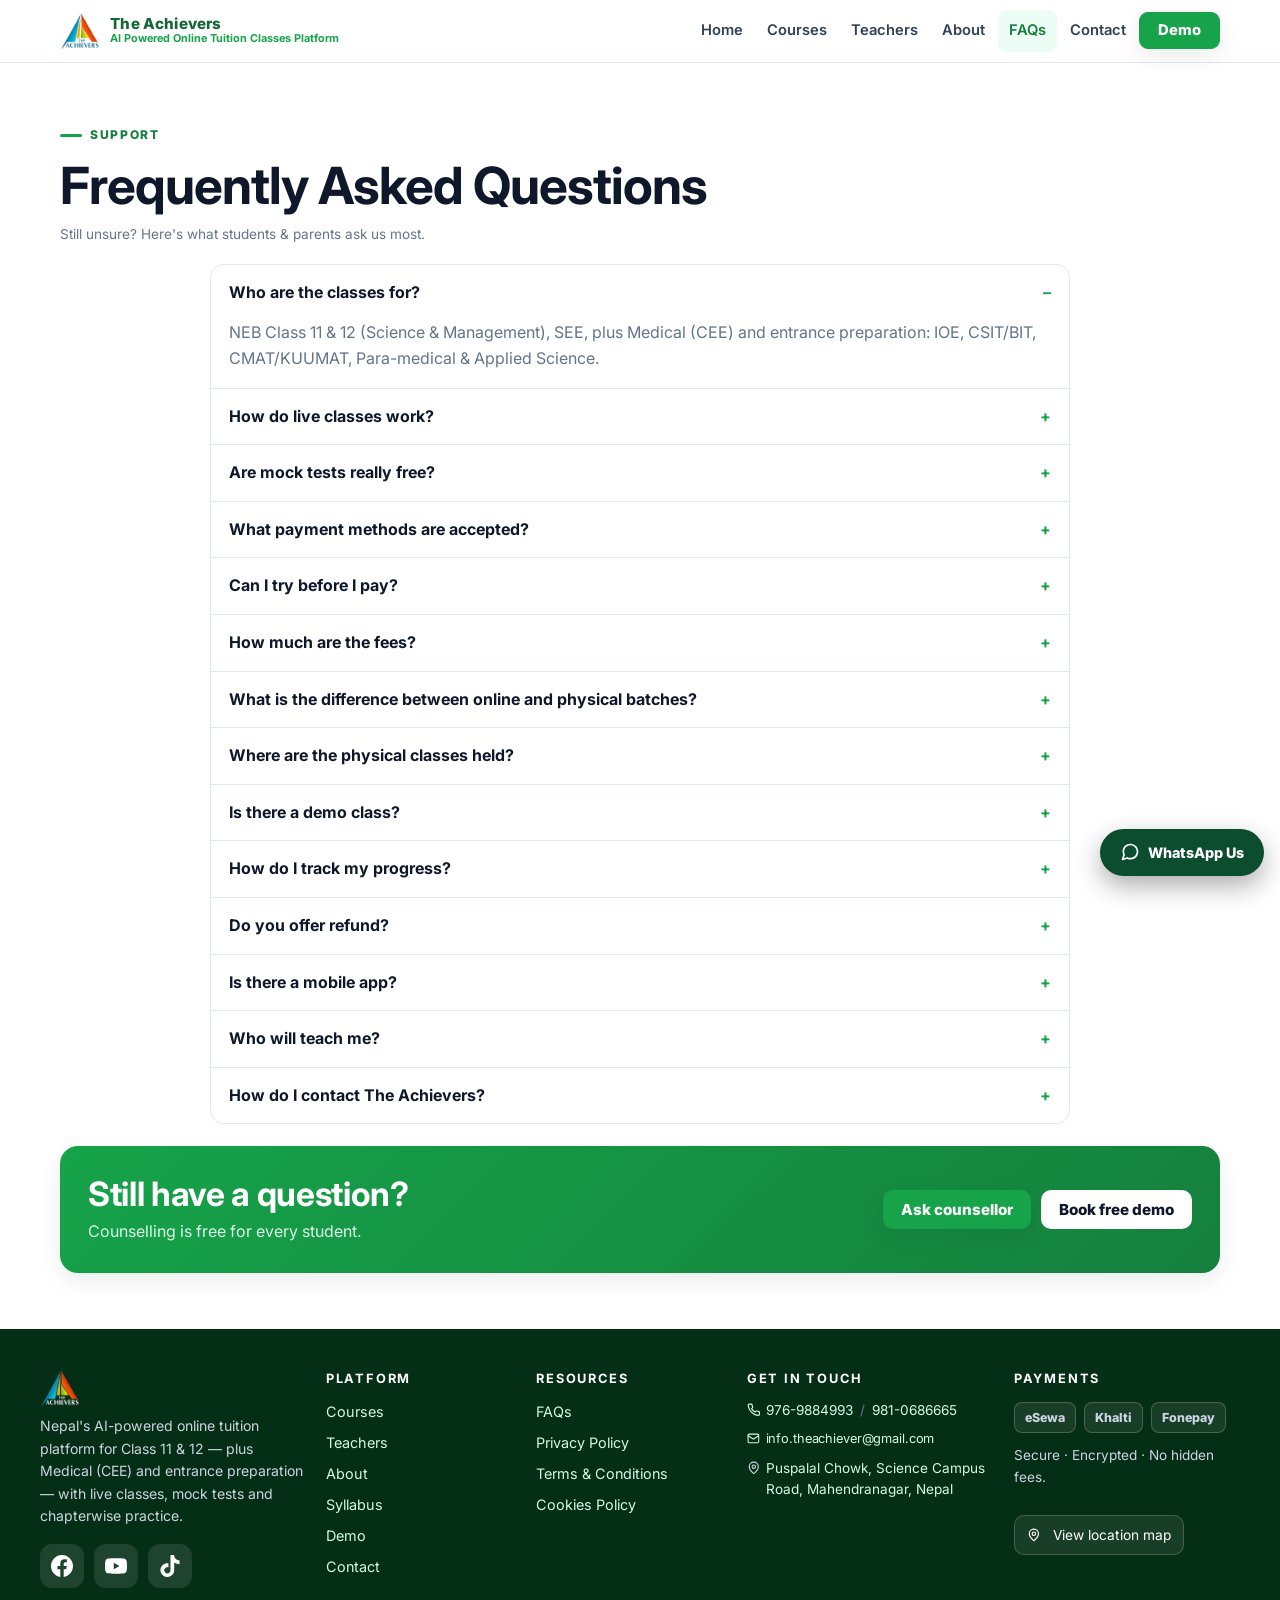
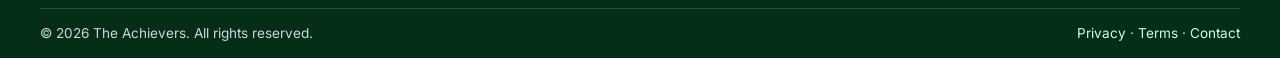
<file: faqs.html>
<!doctype html><html lang="en"><head><meta charset="utf-8"><meta name="viewport" content="width=device-width,initial-scale=1">
<title>FAQs — The Achievers</title><meta name="description" content="Comprehensive FAQs: classes, fees, payments, mock tests, demo, app, physical batch — The Achievers.">
<link rel="icon" href="assets/logo-mark.png">
<link rel="stylesheet" href="css/style.css"><link rel="preconnect" href="https://fonts.googleapis.com"><link href="https://fonts.googleapis.com/css2?family=Inter:wght@400;600;700;800&display=swap" rel="stylesheet"></head>
<body><a class="skip" href="#main">Skip</a>
<svg style="display:none" aria-hidden="true"><symbol id="i-phone" viewBox="0 0 24 24" fill="none" stroke="currentColor" stroke-width="2" stroke-linecap="round" stroke-linejoin="round"><path d="M22 16.92v3a2 2 0 0 1-2.18 2 19.79 19.79 0 0 1-8.63-3.07 19.79 19.79 0 0 1-6-6 19.79 19.79 0 0 1-3.07-8.67A2 2 0 0 1 4.11 2h3a2 2 0 0 1 2 1.72c.13.96.36 1.9.7 2.81a2 2 0 0 1-.45 2.11L8.09 9.91a16 16 0 0 0 6 6l1.27-1.27a2 2 0 0 1 2.11-.45c.91.34 1.85.57 2.81.7A2 2 0 0 1 22 16.92z"/></symbol><symbol id="i-mail" viewBox="0 0 24 24" fill="none" stroke="currentColor" stroke-width="2" stroke-linecap="round" stroke-linejoin="round"><rect width="20" height="16" x="2" y="4" rx="2"/><path d="m22 7-8.97 5.7a1.94 1.94 0 0 1-2.06 0L2 7"/></symbol><symbol id="i-pin" viewBox="0 0 24 24" fill="none" stroke="currentColor" stroke-width="2" stroke-linecap="round" stroke-linejoin="round"><path d="M20 10c0 4.99-5.54 10.19-7.4 11.8a1 1 0 0 1-1.2 0C9.54 20.19 4 14.99 4 10a8 8 0 0 1 16 0"/><circle cx="12" cy="10" r="3"/></symbol></svg>
<header class="site-header"><div class="nav-wrap"><a class="brand" href="index.html"><img src="assets/logo-mark.png" alt="The Achievers logo" width="38" height="36"><span class="brand-name"><b>The Achievers</b><small>AI Powered Online Tuition Classes Platform</small></span></a>
<nav aria-label="Primary"><ul class="nav-links" id="navLinks"><li class="nav-cursor" aria-hidden="true"></li><li><a href="index.html">Home</a></li><li><a href="courses.html">Courses</a></li><li><a href="teachers.html">Teachers</a></li><li><a href="about.html">About</a></li><li><a href="faqs.html">FAQs</a></li><li><a href="contact.html">Contact</a></li><li><a class="btn btn-brand nav-demo" href="demo.html">Demo</a></li></ul></nav><button class="hamburger" id="navToggle">☰</button></div></header>
<main id="main"><section class="section faq-page"><div class="container"><span class="eyebrow">Support</span><h1>Frequently Asked Questions</h1><p class="hint">Still unsure? Here's what students &amp; parents ask us most.</p>
<div class="faq" style="margin-top:18px">
<details open><summary>Who are the classes for?</summary><div>NEB Class 11 &amp; 12 (Science &amp; Management), SEE, plus Medical (CEE) and entrance preparation: IOE, CSIT/BIT, CMAT/KUUMAT, Para-medical &amp; Applied Science.</div></details>
<details><summary>How do live classes work?</summary><div>Classes are streamed live by expert teachers on a fixed weekly schedule. Every class is also recorded, so you can rewatch anytime from the app or website.</div></details>
<details><summary>Are mock tests really free?</summary><div>Yes — every enrolled student gets access to free chapterwise and full-length mock tests with instant results and detailed solutions.</div></details>
<details><summary>What payment methods are accepted?</summary><div>We accept eSewa, Khalti, Fonepay and major Nepali bank transfers through a secure, encrypted checkout.</div></details>
<details><summary>Can I try before I pay?</summary><div>Yes — book a free demo class or explore our free mock tests before enrolling in a paid batch.</div></details>
<details><summary>How much are the fees?</summary><div>Fees vary by course and mode (online vs physical). Class 11 &amp; 12 Science online Rs. 9,000 (3 subjects); physical Rs. 15,000. CEE Medical online Rs. 15,000 / physical Rs. 25,000. IOE Entrance online Rs. 8,000 / physical Rs. 15,000. SEE online Rs. 500 / physical Rs. 800. Entrance tracks: CSIT &amp; BIT online Rs. 8,000 / physical Rs. 15,000; Para-medical &amp; Applied Science online Rs. 15,000 / physical Rs. 25,000; CMAT &amp; KUUMAT online Rs. 8,000 / physical Rs. 15,000. Fees may vary — confirm with a counsellor. See <a href="courses.html">Courses</a>.</div></details>
<details><summary>What is the difference between online and physical batches?</summary><div>Online batches run live on Zoom/app with recordings, notes and online mocks. Physical batches at our Mahendranagar centre use smart classes with the same mentors, plus online backups.</div></details>
<details><summary>Where are the physical classes held?</summary><div>Puspalal Chowk, Science Campus Road, Mahendranagar, Nepal. <a href="https://maps.app.goo.gl/fo6vjBYxXNQiSswWA" target="_blank" rel="noopener">View map</a>.</div></details>
<details><summary>Is there a demo class?</summary><div>Yes — free demo class + free counselling. Book on the <a href="demo.html">Demo</a> page. Watch sample demos on our YouTube channel.</div></details>
<details><summary>How do I track my progress?</summary><div>Weekly mock tests give instant results, detailed analysis and live rankings. Parents can follow attendance and progress too.</div></details>
<details><summary>Do you offer refund?</summary><div>Some batches are marked non-refundable; check your batch terms at enrolment or ask a counsellor before paying.</div></details>
<details><summary>Is there a mobile app?</summary><div>Yes — free Android app (Android 7+) on Google Play with live classes, mock tests and progress tracking. iOS coming soon.</div></details>
<details><summary>Who will teach me?</summary><div>Subject-specialist mentors — IOE/JEE rankers, MBBS scholars and toppers. See <a href="teachers.html">Meet Our Teachers</a>.</div></details>
<details><summary>How do I contact The Achievers?</summary><div>Call/WhatsApp 981-0686665 or 976-9884993, email info.theachiever@gmail.com, or use the <a href="contact.html">Contact</a> page form.</div></details>
</div>
<div class="cta-banner" style="margin-top:22px"><div><h2 style="color:#fff;margin:0">Still have a question?</h2><p>Counselling is free for every student.</p></div><div style="display:flex;gap:10px"><a class="btn btn-brand" href="contact.html">Ask counsellor</a><a class="btn btn-white" href="demo.html">Book free demo</a></div></div>
</div></section></main>
<footer><div class="container foot-grid">
<div><a class="brand" href="index.html"><img src="assets/logo-light.png" alt="The Achievers logo" width="80" height="78" loading="lazy"></a><p style="font-size:.88rem;margin-top:8px">Nepal's AI-powered online tuition platform for Class 11 &amp; 12 — plus Medical (CEE) and entrance preparation — with live classes, mock tests and chapterwise practice.</p><div class="socials"><a href="https://www.facebook.com/profile.php?id=61579416387457" target="_blank" rel="noopener" aria-label="Facebook"><svg viewBox="0 0 24 24" fill="currentColor"><path d="M24 12.07C24 5.4 18.63 0 12 0S0 5.4 0 12.07C0 18.1 4.39 23.1 10.13 24v-8.44H7.08v-3.49h3.05V9.41c0-3.02 1.79-4.69 4.53-4.69 1.31 0 2.68.24 2.68.24v2.97h-1.51c-1.49 0-1.96.93-1.96 1.89v2.25h3.33l-.53 3.49h-2.8V24C19.61 23.1 24 18.1 24 12.07z"/></svg></a><a href="https://youtube.com/@TheAchievers-edu" target="_blank" rel="noopener" aria-label="YouTube"><svg viewBox="0 0 24 24" fill="currentColor"><path d="M23.5 6.19a3.02 3.02 0 0 0-2.12-2.14C19.5 3.55 12 3.55 12 3.55s-7.5 0-9.38.5A3.02 3.02 0 0 0 .5 6.19C0 8.07 0 12 0 12s0 3.93.5 5.81a3.02 3.02 0 0 0 2.12 2.14c1.88.5 9.38.5 9.38.5s7.5 0 9.38-.5a3.02 3.02 0 0 0 2.12-2.14C24 15.93 24 12 24 12s0-3.93-.5-5.81zM9.55 15.57V8.43L15.82 12l-6.27 3.57z"/></svg></a><a href="https://www.tiktok.com/@the_achieverslearning" target="_blank" rel="noopener" aria-label="TikTok"><svg viewBox="0 0 24 24" fill="currentColor"><path d="M12.53.02C13.84 0 15.14.01 16.44 0c.08 1.53.63 3.09 1.75 4.17 1.12 1.11 2.7 1.62 4.24 1.79v4.03c-1.44-.05-2.89-.35-4.2-.97-.57-.26-1.1-.59-1.62-.93-.01 2.92.01 5.84-.02 8.75-.08 1.4-.54 2.79-1.35 3.94-1.31 1.92-3.58 3.17-5.91 3.21-1.43.08-2.86-.31-4.08-1.03-2.02-1.19-3.44-3.37-3.65-5.71-.02-.5-.03-1-.01-1.49.18-1.9 1.12-3.72 2.58-4.96 1.66-1.44 3.98-2.13 6.15-1.72.02 1.48-.04 2.96-.04 4.44-.99-.32-2.15-.23-3.02.37-.63.41-1.11 1.04-1.36 1.75-.21.51-.15 1.07-.14 1.61.24 1.64 1.82 3.02 3.5 2.87 1.12-.01 2.19-.66 2.77-1.61.19-.33.4-.67.41-1.06.1-1.79.06-3.57.07-5.36.01-4.03-.01-8.05.02-12.07z"/></svg></a></div></div>
<div><h4>Platform</h4><ul><li><a href="courses.html">Courses</a></li><li><a href="teachers.html">Teachers</a></li><li><a href="about.html">About</a></li><li><a href="courses.html#syllabus">Syllabus</a></li><li><a href="demo.html">Demo</a></li><li><a href="contact.html">Contact</a></li></ul></div>
<div><h4>Resources</h4><ul><li><a href="faqs.html">FAQs</a></li><li><a href="privacy.html">Privacy Policy</a></li><li><a href="terms.html">Terms &amp; Conditions</a></li><li><a href="cookies.html">Cookies Policy</a></li></ul></div>
<div><h4>Get in touch</h4><ul class="foot-contact"><li class="phones"><a href="tel:+9779769884993"><svg class="ico"><use href="#i-phone"/></svg>976-9884993</a><span style="color:#64748b">/</span><a href="tel:+9779810686665">981-0686665</a></li><li><a class="mail-link" href="mailto:info.theachiever@gmail.com"><svg class="ico"><use href="#i-mail"/></svg>info.theachiever@gmail.com</a></li><li class="addr"><svg class="ico"><use href="#i-pin"/></svg><a href="https://maps.app.goo.gl/fo6vjBYxXNQiSswWA" target="_blank" rel="noopener">Puspalal Chowk, Science Campus Road, Mahendranagar, Nepal</a></li></ul></div>
<div><h4>Payments</h4><div class="pay"><span>eSewa</span><span>Khalti</span><span>Fonepay</span></div><p style="font-size:.85rem;margin-top:12px">Secure · Encrypted · No hidden fees.</p><a class="map-link" href="https://maps.app.goo.gl/fo6vjBYxXNQiSswWA" target="_blank" rel="noopener"><svg class="ico"><use href="#i-pin"/></svg>View location map</a></div>
</div><div class="container foot-bottom"><span>© <span data-year>2026</span> The Achievers. All rights reserved.</span><span><a href="privacy.html">Privacy</a> · <a href="terms.html">Terms</a> · <a href="contact.html">Contact</a></span></div></footer>
<div class="mobile-cta"><a class="btn btn-outline" href="tel:+9779810686665">Call</a><a class="btn btn-brand" href="demo.html">Book Free Demo</a></div><a class="wa-float" href="https://wa.me/9779810686665?text=Hi!%20I%27d%20like%20to%20know%20more%20about%20The%20Achievers%20classes." target="_blank" rel="noopener" aria-label="Chat on WhatsApp"><svg viewBox="0 0 24 24" fill="none" stroke="currentColor" stroke-width="2" stroke-linecap="round" stroke-linejoin="round"><path d="M21 11.5a8.38 8.38 0 0 1-.9 3.8 8.5 8.5 0 0 1-7.6 4.7 8.38 8.38 0 0 1-3.8-.9L3 21l1.9-5.7a8.38 8.38 0 0 1-.9-3.8 8.5 8.5 0 0 1 4.7-7.6 8.38 8.38 0 0 1 3.8-.9h.5a8.48 8.48 0 0 1 8 8v.5z"/></svg>WhatsApp Us</a><button id="toTop">↑</button><script src="js/app.js" defer></script></body></html>
</file>
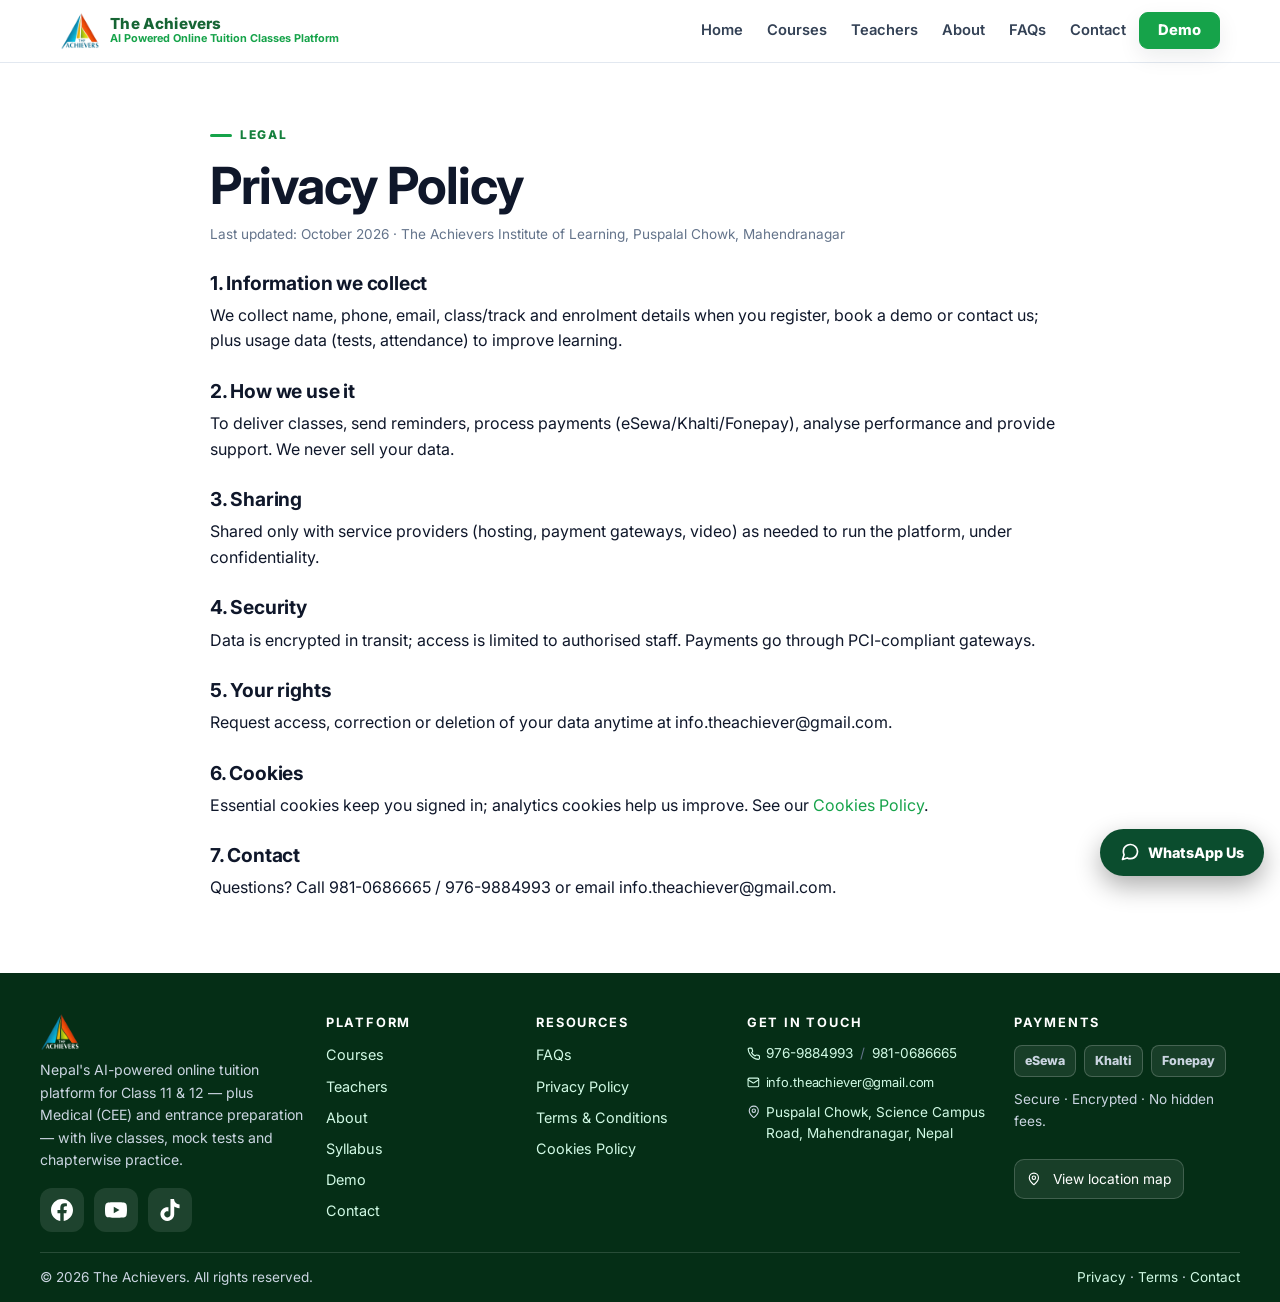
<file: privacy.html>
<!doctype html><html lang="en"><head><meta charset="utf-8"><meta name="viewport" content="width=device-width,initial-scale=1">
<title>Privacy Policy — The Achievers</title><meta name="description" content="Privacy Policy of The Achievers Institute of Learning."><link rel="icon" href="assets/logo-mark.png">
<link rel="stylesheet" href="css/style.css"><link rel="preconnect" href="https://fonts.googleapis.com"><link href="https://fonts.googleapis.com/css2?family=Inter:wght@400;600;700;800&display=swap" rel="stylesheet"></head>
<body><a class="skip" href="#main">Skip</a>
<svg style="display:none" aria-hidden="true"><symbol id="i-phone" viewBox="0 0 24 24" fill="none" stroke="currentColor" stroke-width="2" stroke-linecap="round" stroke-linejoin="round"><path d="M22 16.92v3a2 2 0 0 1-2.18 2 19.79 19.79 0 0 1-8.63-3.07 19.79 19.79 0 0 1-6-6 19.79 19.79 0 0 1-3.07-8.67A2 2 0 0 1 4.11 2h3a2 2 0 0 1 2 1.72c.13.96.36 1.9.7 2.81a2 2 0 0 1-.45 2.11L8.09 9.91a16 16 0 0 0 6 6l1.27-1.27a2 2 0 0 1 2.11-.45c.91.34 1.85.57 2.81.7A2 2 0 0 1 22 16.92z"/></symbol><symbol id="i-mail" viewBox="0 0 24 24" fill="none" stroke="currentColor" stroke-width="2" stroke-linecap="round" stroke-linejoin="round"><rect width="20" height="16" x="2" y="4" rx="2"/><path d="m22 7-8.97 5.7a1.94 1.94 0 0 1-2.06 0L2 7"/></symbol><symbol id="i-pin" viewBox="0 0 24 24" fill="none" stroke="currentColor" stroke-width="2" stroke-linecap="round" stroke-linejoin="round"><path d="M20 10c0 4.99-5.54 10.19-7.4 11.8a1 1 0 0 1-1.2 0C9.54 20.19 4 14.99 4 10a8 8 0 0 1 16 0"/><circle cx="12" cy="10" r="3"/></symbol></svg><header class="site-header"><div class="nav-wrap"><a class="brand" href="index.html"><img src="assets/logo-mark.png" alt="The Achievers logo" width="38" height="36"><span class="brand-name"><b>The Achievers</b><small>AI Powered Online Tuition Classes Platform</small></span></a>
<nav aria-label="Primary"><ul class="nav-links" id="navLinks"><li class="nav-cursor" aria-hidden="true"></li><li><a href="index.html">Home</a></li><li><a href="courses.html">Courses</a></li><li><a href="teachers.html">Teachers</a></li><li><a href="about.html">About</a></li><li><a href="faqs.html">FAQs</a></li><li><a href="contact.html">Contact</a></li><li><a class="btn btn-brand nav-demo" href="demo.html">Demo</a></li></ul></nav><button class="hamburger" id="navToggle">☰</button></div></header>
<main id="main"><section class="section"><div class="container policy"><span class="eyebrow">Legal</span><h1>Privacy Policy</h1>
<p class="hint">Last updated: October 2026 · The Achievers Institute of Learning, Puspalal Chowk, Mahendranagar</p>
<h2>1. Information we collect</h2><p>We collect name, phone, email, class/track and enrolment details when you register, book a demo or contact us; plus usage data (tests, attendance) to improve learning.</p>
<h2>2. How we use it</h2><p>To deliver classes, send reminders, process payments (eSewa/Khalti/Fonepay), analyse performance and provide support. We never sell your data.</p>
<h2>3. Sharing</h2><p>Shared only with service providers (hosting, payment gateways, video) as needed to run the platform, under confidentiality.</p>
<h2>4. Security</h2><p>Data is encrypted in transit; access is limited to authorised staff. Payments go through PCI-compliant gateways.</p>
<h2>5. Your rights</h2><p>Request access, correction or deletion of your data anytime at info.theachiever@gmail.com.</p>
<h2>6. Cookies</h2><p>Essential cookies keep you signed in; analytics cookies help us improve. See our <a href="cookies.html">Cookies Policy</a>.</p>
<h2>7. Contact</h2><p>Questions? Call 981-0686665 / 976-9884993 or email info.theachiever@gmail.com.</p>
</div></section></main>
<footer><div class="container foot-grid">
<div><a class="brand" href="index.html"><img src="assets/logo-light.png" alt="The Achievers logo" width="80" height="78" loading="lazy"></a><p style="font-size:.88rem;margin-top:8px">Nepal's AI-powered online tuition platform for Class 11 &amp; 12 — plus Medical (CEE) and entrance preparation — with live classes, mock tests and chapterwise practice.</p><div class="socials"><a href="https://www.facebook.com/profile.php?id=61579416387457" target="_blank" rel="noopener" aria-label="Facebook"><svg viewBox="0 0 24 24" fill="currentColor"><path d="M24 12.07C24 5.4 18.63 0 12 0S0 5.4 0 12.07C0 18.1 4.39 23.1 10.13 24v-8.44H7.08v-3.49h3.05V9.41c0-3.02 1.79-4.69 4.53-4.69 1.31 0 2.68.24 2.68.24v2.97h-1.51c-1.49 0-1.96.93-1.96 1.89v2.25h3.33l-.53 3.49h-2.8V24C19.61 23.1 24 18.1 24 12.07z"/></svg></a><a href="https://youtube.com/@TheAchievers-edu" target="_blank" rel="noopener" aria-label="YouTube"><svg viewBox="0 0 24 24" fill="currentColor"><path d="M23.5 6.19a3.02 3.02 0 0 0-2.12-2.14C19.5 3.55 12 3.55 12 3.55s-7.5 0-9.38.5A3.02 3.02 0 0 0 .5 6.19C0 8.07 0 12 0 12s0 3.93.5 5.81a3.02 3.02 0 0 0 2.12 2.14c1.88.5 9.38.5 9.38.5s7.5 0 9.38-.5a3.02 3.02 0 0 0 2.12-2.14C24 15.93 24 12 24 12s0-3.93-.5-5.81zM9.55 15.57V8.43L15.82 12l-6.27 3.57z"/></svg></a><a href="https://www.tiktok.com/@the_achieverslearning" target="_blank" rel="noopener" aria-label="TikTok"><svg viewBox="0 0 24 24" fill="currentColor"><path d="M12.53.02C13.84 0 15.14.01 16.44 0c.08 1.53.63 3.09 1.75 4.17 1.12 1.11 2.7 1.62 4.24 1.79v4.03c-1.44-.05-2.89-.35-4.2-.97-.57-.26-1.1-.59-1.62-.93-.01 2.92.01 5.84-.02 8.75-.08 1.4-.54 2.79-1.35 3.94-1.31 1.92-3.58 3.17-5.91 3.21-1.43.08-2.86-.31-4.08-1.03-2.02-1.19-3.44-3.37-3.65-5.71-.02-.5-.03-1-.01-1.49.18-1.9 1.12-3.72 2.58-4.96 1.66-1.44 3.98-2.13 6.15-1.72.02 1.48-.04 2.96-.04 4.44-.99-.32-2.15-.23-3.02.37-.63.41-1.11 1.04-1.36 1.75-.21.51-.15 1.07-.14 1.61.24 1.64 1.82 3.02 3.5 2.87 1.12-.01 2.19-.66 2.77-1.61.19-.33.4-.67.41-1.06.1-1.79.06-3.57.07-5.36.01-4.03-.01-8.05.02-12.07z"/></svg></a></div></div>
<div><h4>Platform</h4><ul><li><a href="courses.html">Courses</a></li><li><a href="teachers.html">Teachers</a></li><li><a href="about.html">About</a></li><li><a href="courses.html#syllabus">Syllabus</a></li><li><a href="demo.html">Demo</a></li><li><a href="contact.html">Contact</a></li></ul></div>
<div><h4>Resources</h4><ul><li><a href="faqs.html">FAQs</a></li><li><a href="privacy.html">Privacy Policy</a></li><li><a href="terms.html">Terms &amp; Conditions</a></li><li><a href="cookies.html">Cookies Policy</a></li></ul></div>
<div><h4>Get in touch</h4><ul class="foot-contact"><li class="phones"><a href="tel:+9779769884993"><svg class="ico"><use href="#i-phone"/></svg>976-9884993</a><span style="color:#64748b">/</span><a href="tel:+9779810686665">981-0686665</a></li><li><a class="mail-link" href="mailto:info.theachiever@gmail.com"><svg class="ico"><use href="#i-mail"/></svg>info.theachiever@gmail.com</a></li><li class="addr"><svg class="ico"><use href="#i-pin"/></svg><a href="https://maps.app.goo.gl/fo6vjBYxXNQiSswWA" target="_blank" rel="noopener">Puspalal Chowk, Science Campus Road, Mahendranagar, Nepal</a></li></ul></div>
<div><h4>Payments</h4><div class="pay"><span>eSewa</span><span>Khalti</span><span>Fonepay</span></div><p style="font-size:.85rem;margin-top:12px">Secure · Encrypted · No hidden fees.</p><a class="map-link" href="https://maps.app.goo.gl/fo6vjBYxXNQiSswWA" target="_blank" rel="noopener"><svg class="ico"><use href="#i-pin"/></svg>View location map</a></div>
</div><div class="container foot-bottom"><span>© <span data-year>2026</span> The Achievers. All rights reserved.</span><span><a href="privacy.html">Privacy</a> · <a href="terms.html">Terms</a> · <a href="contact.html">Contact</a></span></div></footer><a class="wa-float" href="https://wa.me/9779810686665?text=Hi!%20I%27d%20like%20to%20know%20more%20about%20The%20Achievers%20classes." target="_blank" rel="noopener" aria-label="Chat on WhatsApp"><svg viewBox="0 0 24 24" fill="none" stroke="currentColor" stroke-width="2" stroke-linecap="round" stroke-linejoin="round"><path d="M21 11.5a8.38 8.38 0 0 1-.9 3.8 8.5 8.5 0 0 1-7.6 4.7 8.38 8.38 0 0 1-3.8-.9L3 21l1.9-5.7a8.38 8.38 0 0 1-.9-3.8 8.5 8.5 0 0 1 4.7-7.6 8.38 8.38 0 0 1 3.8-.9h.5a8.48 8.48 0 0 1 8 8v.5z"/></svg>WhatsApp Us</a><button id="toTop">↑</button><script src="js/app.js" defer></script></body></html>
</file>
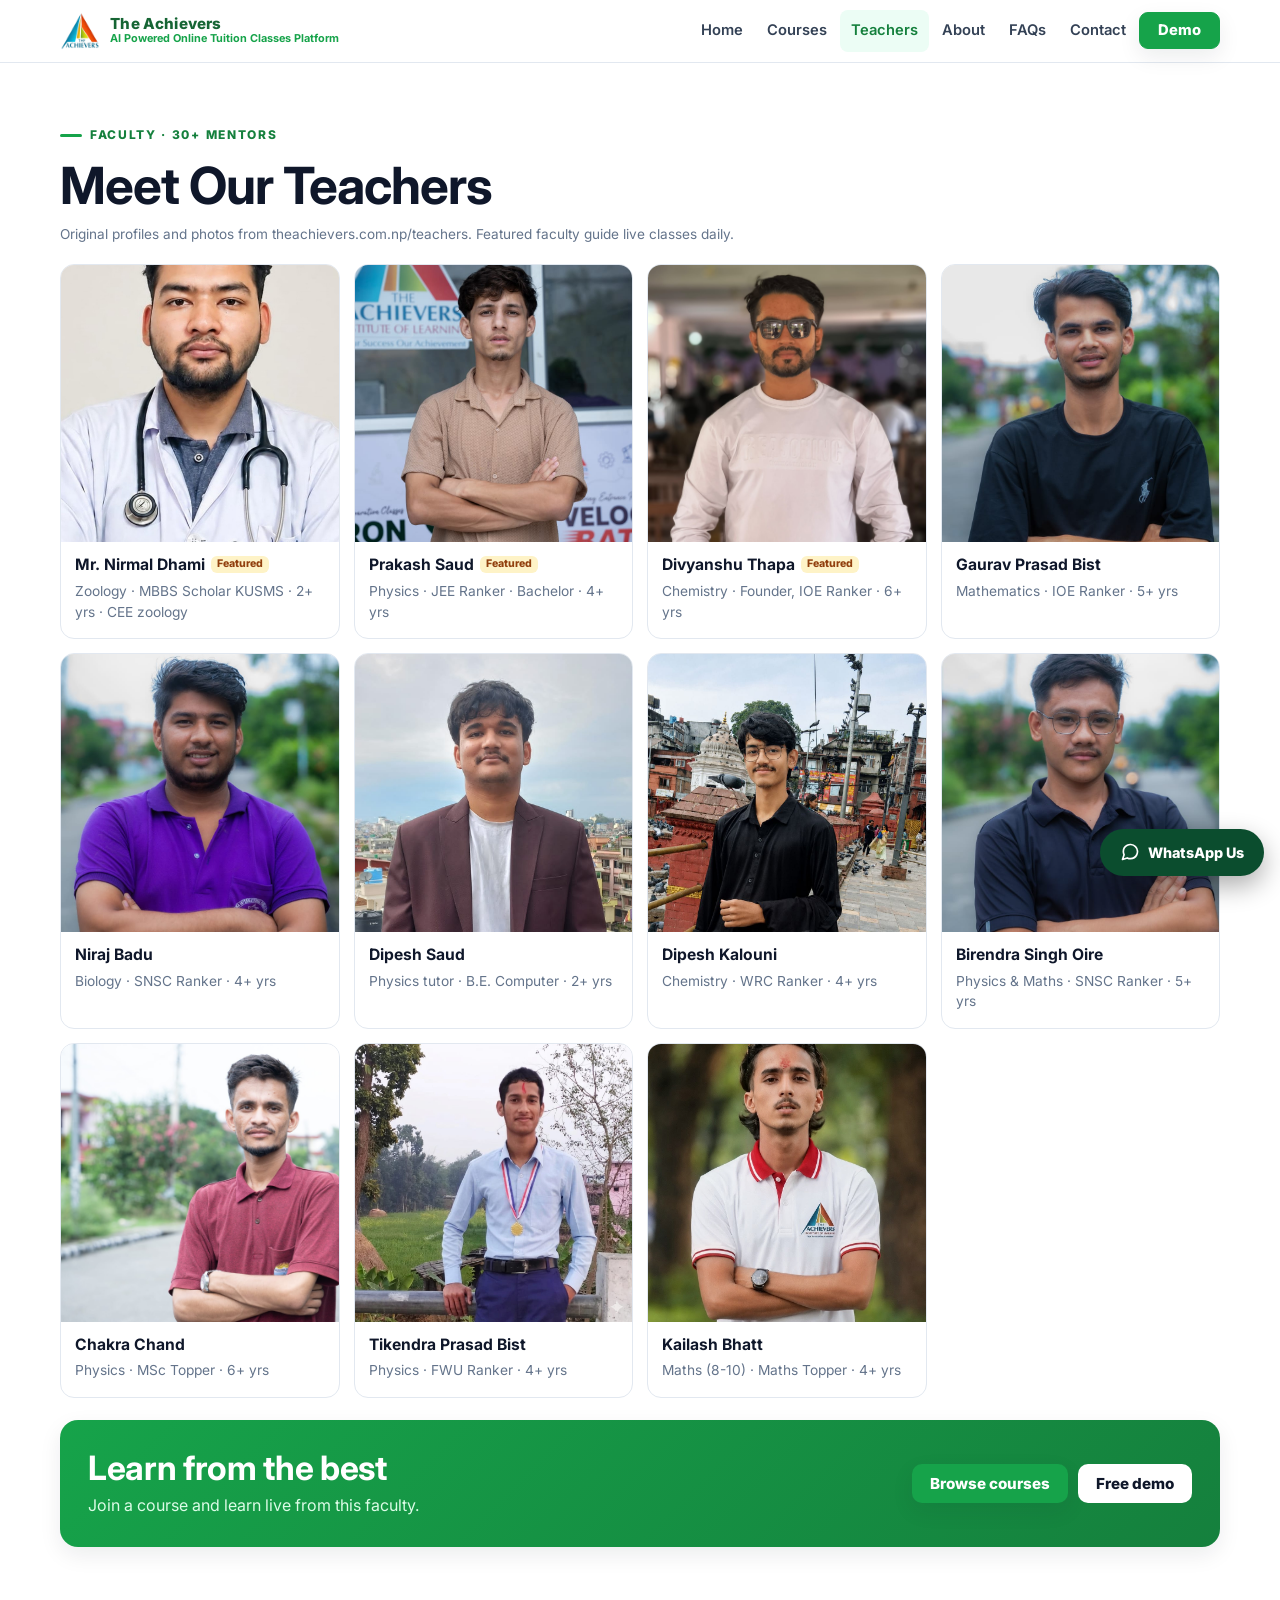
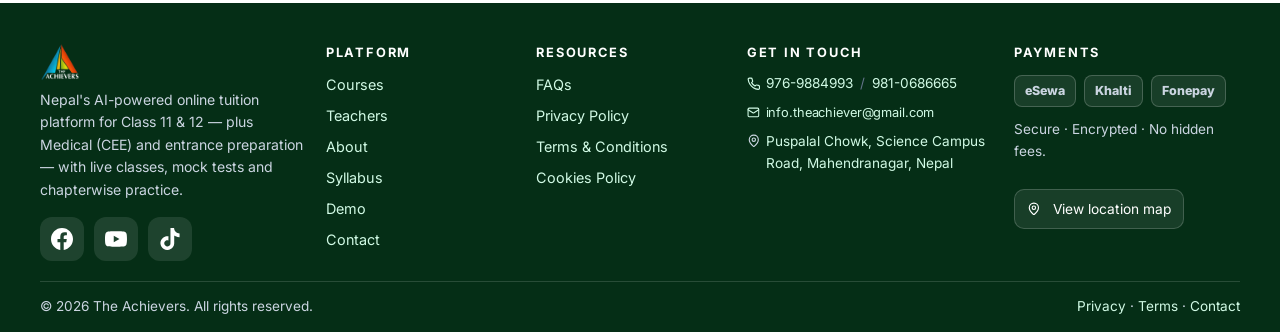
<file: teachers.html>
<!doctype html><html lang="en"><head><meta charset="utf-8"><meta name="viewport" content="width=device-width,initial-scale=1">
<title>Teachers — The Achievers Faculty</title><meta name="description" content="Meet 11 subject-specialist mentors for Class 11, 12 and CEE at The Achievers.">
<link rel="icon" href="assets/logo-mark.png">
<link rel="stylesheet" href="css/style.css"><link rel="preconnect" href="https://fonts.googleapis.com"><link href="https://fonts.googleapis.com/css2?family=Inter:wght@400;600;700;800&display=swap" rel="stylesheet"></head>
<body><a class="skip" href="#main">Skip</a>
<svg style="display:none" aria-hidden="true"><symbol id="i-phone" viewBox="0 0 24 24" fill="none" stroke="currentColor" stroke-width="2" stroke-linecap="round" stroke-linejoin="round"><path d="M22 16.92v3a2 2 0 0 1-2.18 2 19.79 19.79 0 0 1-8.63-3.07 19.79 19.79 0 0 1-6-6 19.79 19.79 0 0 1-3.07-8.67A2 2 0 0 1 4.11 2h3a2 2 0 0 1 2 1.72c.13.96.36 1.9.7 2.81a2 2 0 0 1-.45 2.11L8.09 9.91a16 16 0 0 0 6 6l1.27-1.27a2 2 0 0 1 2.11-.45c.91.34 1.85.57 2.81.7A2 2 0 0 1 22 16.92z"/></symbol><symbol id="i-mail" viewBox="0 0 24 24" fill="none" stroke="currentColor" stroke-width="2" stroke-linecap="round" stroke-linejoin="round"><rect width="20" height="16" x="2" y="4" rx="2"/><path d="m22 7-8.97 5.7a1.94 1.94 0 0 1-2.06 0L2 7"/></symbol><symbol id="i-pin" viewBox="0 0 24 24" fill="none" stroke="currentColor" stroke-width="2" stroke-linecap="round" stroke-linejoin="round"><path d="M20 10c0 4.99-5.54 10.19-7.4 11.8a1 1 0 0 1-1.2 0C9.54 20.19 4 14.99 4 10a8 8 0 0 1 16 0"/><circle cx="12" cy="10" r="3"/></symbol></svg>
<header class="site-header"><div class="nav-wrap"><a class="brand" href="index.html"><img src="assets/logo-mark.png" alt="The Achievers logo" width="38" height="36"><span class="brand-name"><b>The Achievers</b><small>AI Powered Online Tuition Classes Platform</small></span></a>
<nav aria-label="Primary"><ul class="nav-links" id="navLinks"><li class="nav-cursor" aria-hidden="true"></li><li><a href="index.html">Home</a></li><li><a href="courses.html">Courses</a></li><li><a href="teachers.html">Teachers</a></li><li><a href="about.html">About</a></li><li><a href="faqs.html">FAQs</a></li><li><a href="contact.html">Contact</a></li><li><a class="btn btn-brand nav-demo" href="demo.html">Demo</a></li></ul></nav><button class="hamburger" id="navToggle">☰</button></div></header>
<main id="main"><section class="section"><div class="container"><span class="eyebrow">Faculty · 30+ mentors</span><h1>Meet Our Teachers</h1><p class="hint">Original profiles and photos from theachievers.com.np/teachers. Featured faculty guide live classes daily.</p>
<div class="teacher-grid" style="margin-top:18px">
<article class="teacher"><div class="ph"><img src="assets/teachers/t1.jpg" alt="Mr. Nirmal Dhami" loading="lazy" width="300" height="300"></div><div class="teacher-body"><h3>Mr. Nirmal Dhami<span class="feat">Featured</span></h3><p>Zoology · MBBS Scholar KUSMS · 2+ yrs · CEE zoology</p></div></article>
<article class="teacher"><div class="ph"><img src="assets/teachers/t2.jpg" alt="Prakash Saud" loading="lazy" width="300" height="300"></div><div class="teacher-body"><h3>Prakash Saud<span class="feat">Featured</span></h3><p>Physics · JEE Ranker · Bachelor · 4+ yrs</p></div></article>
<article class="teacher"><div class="ph"><img src="assets/teachers/t3.jpg" alt="Divyanshu Thapa" loading="lazy" width="300" height="300"></div><div class="teacher-body"><h3>Divyanshu Thapa<span class="feat">Featured</span></h3><p>Chemistry · Founder, IOE Ranker · 6+ yrs</p></div></article>
<article class="teacher"><div class="ph"><img src="assets/teachers/t4.jpg" alt="Gaurav Prasad Bist" loading="lazy" width="300" height="300"></div><div class="teacher-body"><h3>Gaurav Prasad Bist</h3><p>Mathematics · IOE Ranker · 5+ yrs</p></div></article>
<article class="teacher"><div class="ph"><img src="assets/teachers/t5.jpg" alt="Niraj Badu" loading="lazy" width="300" height="300"></div><div class="teacher-body"><h3>Niraj Badu</h3><p>Biology · SNSC Ranker · 4+ yrs</p></div></article>
<article class="teacher"><div class="ph"><img src="assets/teachers/t6.jpg" alt="Dipesh Saud" loading="lazy" width="300" height="300"></div><div class="teacher-body"><h3>Dipesh Saud</h3><p>Physics tutor · B.E. Computer · 2+ yrs</p></div></article>
<article class="teacher"><div class="ph"><img src="assets/teachers/t7.jpg" alt="Dipesh Kalouni" loading="lazy" width="300" height="300"></div><div class="teacher-body"><h3>Dipesh Kalouni</h3><p>Chemistry · WRC Ranker · 4+ yrs</p></div></article>
<article class="teacher"><div class="ph"><img src="assets/teachers/t8.jpg" alt="Birendra Singh Oire" loading="lazy" width="300" height="300"></div><div class="teacher-body"><h3>Birendra Singh Oire</h3><p>Physics &amp; Maths · SNSC Ranker · 5+ yrs</p></div></article>
<article class="teacher"><div class="ph"><img src="assets/teachers/t9.jpg" alt="Chakra Chand" loading="lazy" width="300" height="300"></div><div class="teacher-body"><h3>Chakra Chand</h3><p>Physics · MSc Topper · 6+ yrs</p></div></article>
<article class="teacher"><div class="ph"><img src="assets/teachers/t10.jpg" alt="Tikendra Prasad Bist" loading="lazy" width="300" height="300"></div><div class="teacher-body"><h3>Tikendra Prasad Bist</h3><p>Physics · FWU Ranker · 4+ yrs</p></div></article>
<article class="teacher"><div class="ph"><img src="assets/teachers/t11.jpg" alt="Kailash Bhatt" loading="lazy" width="300" height="300"></div><div class="teacher-body"><h3>Kailash Bhatt</h3><p>Maths (8-10) · Maths Topper · 4+ yrs</p></div></article>
</div>
<div class="cta-banner" style="margin-top:22px"><div><h2 style="color:#fff;margin:0">Learn from the best</h2><p>Join a course and learn live from this faculty.</p></div><div style="display:flex;gap:10px"><a class="btn btn-brand" href="courses.html">Browse courses</a><a class="btn btn-white" href="demo.html">Free demo</a></div></div>
</div></section></main>
<footer><div class="container foot-grid">
<div><a class="brand" href="index.html"><img src="assets/logo-light.png" alt="The Achievers logo" width="80" height="78" loading="lazy"></a><p style="font-size:.88rem;margin-top:8px">Nepal's AI-powered online tuition platform for Class 11 &amp; 12 — plus Medical (CEE) and entrance preparation — with live classes, mock tests and chapterwise practice.</p><div class="socials"><a href="https://www.facebook.com/profile.php?id=61579416387457" target="_blank" rel="noopener" aria-label="Facebook"><svg viewBox="0 0 24 24" fill="currentColor"><path d="M24 12.07C24 5.4 18.63 0 12 0S0 5.4 0 12.07C0 18.1 4.39 23.1 10.13 24v-8.44H7.08v-3.49h3.05V9.41c0-3.02 1.79-4.69 4.53-4.69 1.31 0 2.68.24 2.68.24v2.97h-1.51c-1.49 0-1.96.93-1.96 1.89v2.25h3.33l-.53 3.49h-2.8V24C19.61 23.1 24 18.1 24 12.07z"/></svg></a><a href="https://youtube.com/@TheAchievers-edu" target="_blank" rel="noopener" aria-label="YouTube"><svg viewBox="0 0 24 24" fill="currentColor"><path d="M23.5 6.19a3.02 3.02 0 0 0-2.12-2.14C19.5 3.55 12 3.55 12 3.55s-7.5 0-9.38.5A3.02 3.02 0 0 0 .5 6.19C0 8.07 0 12 0 12s0 3.93.5 5.81a3.02 3.02 0 0 0 2.12 2.14c1.88.5 9.38.5 9.38.5s7.5 0 9.38-.5a3.02 3.02 0 0 0 2.12-2.14C24 15.93 24 12 24 12s0-3.93-.5-5.81zM9.55 15.57V8.43L15.82 12l-6.27 3.57z"/></svg></a><a href="https://www.tiktok.com/@the_achieverslearning" target="_blank" rel="noopener" aria-label="TikTok"><svg viewBox="0 0 24 24" fill="currentColor"><path d="M12.53.02C13.84 0 15.14.01 16.44 0c.08 1.53.63 3.09 1.75 4.17 1.12 1.11 2.7 1.62 4.24 1.79v4.03c-1.44-.05-2.89-.35-4.2-.97-.57-.26-1.1-.59-1.62-.93-.01 2.92.01 5.84-.02 8.75-.08 1.4-.54 2.79-1.35 3.94-1.31 1.92-3.58 3.17-5.91 3.21-1.43.08-2.86-.31-4.08-1.03-2.02-1.19-3.44-3.37-3.65-5.71-.02-.5-.03-1-.01-1.49.18-1.9 1.12-3.72 2.58-4.96 1.66-1.44 3.98-2.13 6.15-1.72.02 1.48-.04 2.96-.04 4.44-.99-.32-2.15-.23-3.02.37-.63.41-1.11 1.04-1.36 1.75-.21.51-.15 1.07-.14 1.61.24 1.64 1.82 3.02 3.5 2.87 1.12-.01 2.19-.66 2.77-1.61.19-.33.4-.67.41-1.06.1-1.79.06-3.57.07-5.36.01-4.03-.01-8.05.02-12.07z"/></svg></a></div></div>
<div><h4>Platform</h4><ul><li><a href="courses.html">Courses</a></li><li><a href="teachers.html">Teachers</a></li><li><a href="about.html">About</a></li><li><a href="courses.html#syllabus">Syllabus</a></li><li><a href="demo.html">Demo</a></li><li><a href="contact.html">Contact</a></li></ul></div>
<div><h4>Resources</h4><ul><li><a href="faqs.html">FAQs</a></li><li><a href="privacy.html">Privacy Policy</a></li><li><a href="terms.html">Terms &amp; Conditions</a></li><li><a href="cookies.html">Cookies Policy</a></li></ul></div>
<div><h4>Get in touch</h4><ul class="foot-contact"><li class="phones"><a href="tel:+9779769884993"><svg class="ico"><use href="#i-phone"/></svg>976-9884993</a><span style="color:#64748b">/</span><a href="tel:+9779810686665">981-0686665</a></li><li><a class="mail-link" href="mailto:info.theachiever@gmail.com"><svg class="ico"><use href="#i-mail"/></svg>info.theachiever@gmail.com</a></li><li class="addr"><svg class="ico"><use href="#i-pin"/></svg><a href="https://maps.app.goo.gl/fo6vjBYxXNQiSswWA" target="_blank" rel="noopener">Puspalal Chowk, Science Campus Road, Mahendranagar, Nepal</a></li></ul></div>
<div><h4>Payments</h4><div class="pay"><span>eSewa</span><span>Khalti</span><span>Fonepay</span></div><p style="font-size:.85rem;margin-top:12px">Secure · Encrypted · No hidden fees.</p><a class="map-link" href="https://maps.app.goo.gl/fo6vjBYxXNQiSswWA" target="_blank" rel="noopener"><svg class="ico"><use href="#i-pin"/></svg>View location map</a></div>
</div><div class="container foot-bottom"><span>© <span data-year>2026</span> The Achievers. All rights reserved.</span><span><a href="privacy.html">Privacy</a> · <a href="terms.html">Terms</a> · <a href="contact.html">Contact</a></span></div></footer>
<div class="mobile-cta"><a class="btn btn-outline" href="tel:+9779810686665">Call</a><a class="btn btn-brand" href="demo.html">Book Free Demo</a></div><a class="wa-float" href="https://wa.me/9779810686665?text=Hi!%20I%27d%20like%20to%20know%20more%20about%20The%20Achievers%20classes." target="_blank" rel="noopener" aria-label="Chat on WhatsApp"><svg viewBox="0 0 24 24" fill="none" stroke="currentColor" stroke-width="2" stroke-linecap="round" stroke-linejoin="round"><path d="M21 11.5a8.38 8.38 0 0 1-.9 3.8 8.5 8.5 0 0 1-7.6 4.7 8.38 8.38 0 0 1-3.8-.9L3 21l1.9-5.7a8.38 8.38 0 0 1-.9-3.8 8.5 8.5 0 0 1 4.7-7.6 8.38 8.38 0 0 1 3.8-.9h.5a8.48 8.48 0 0 1 8 8v.5z"/></svg>WhatsApp Us</a><button id="toTop">↑</button><script src="js/app.js" defer></script></body></html>
</file>
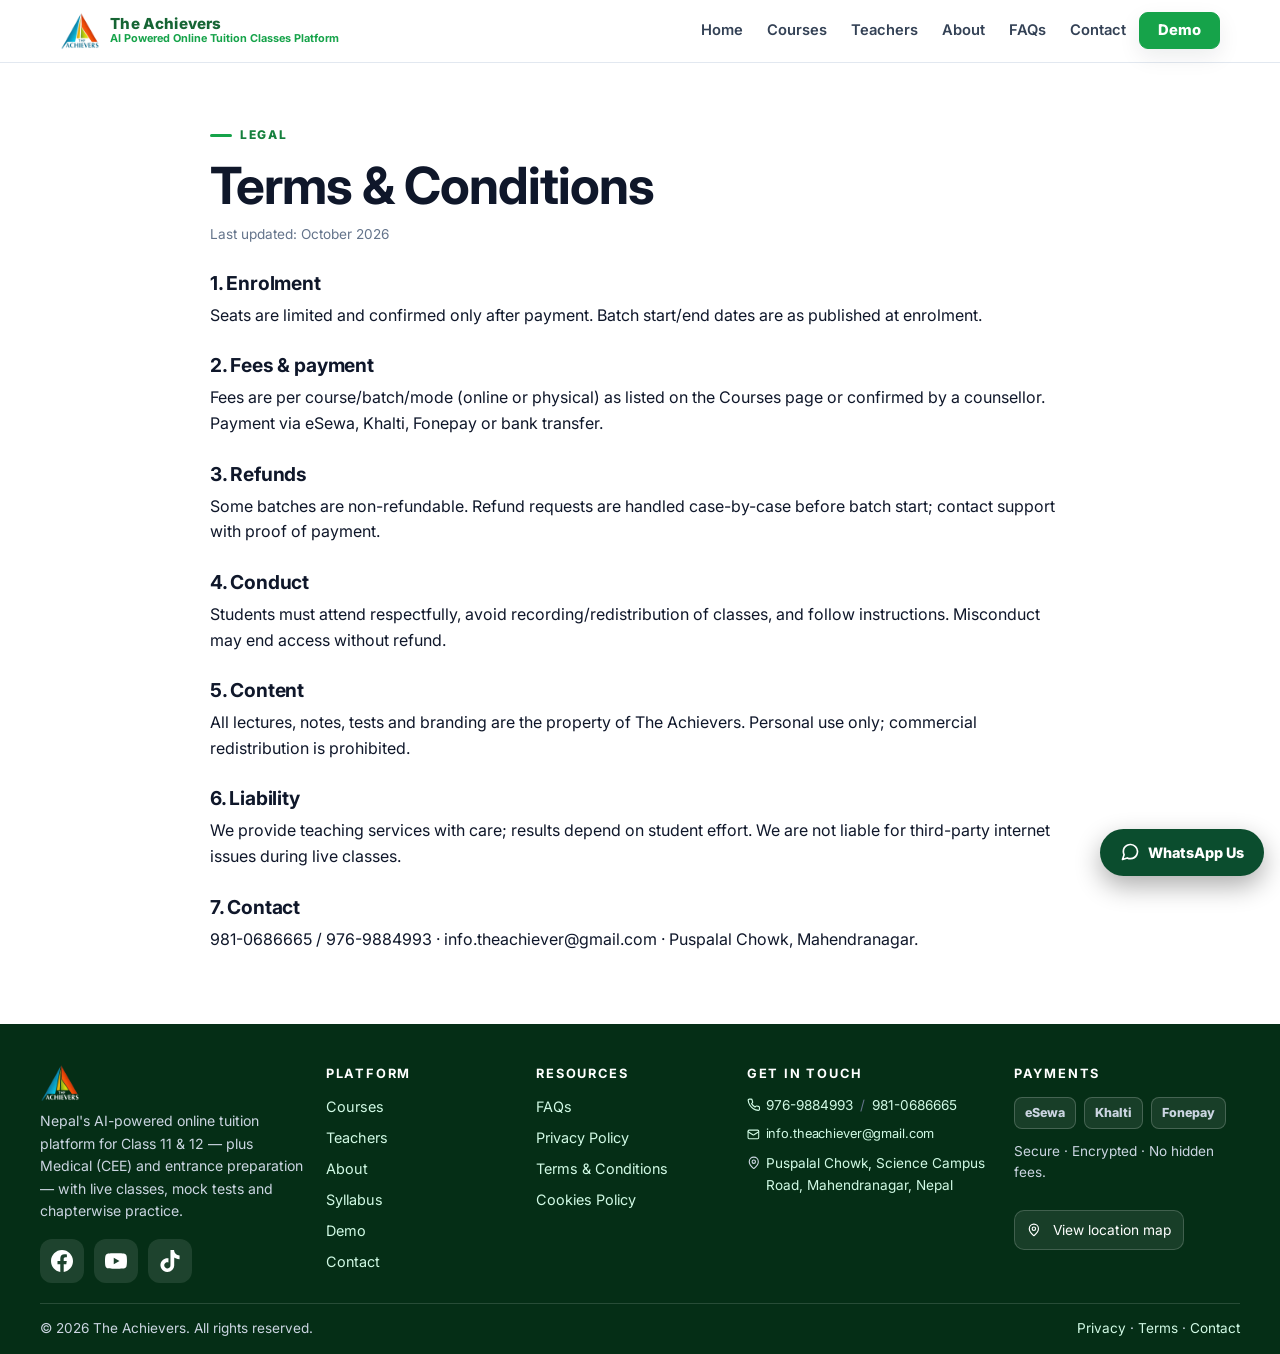
<file: terms.html>
<!doctype html><html lang="en"><head><meta charset="utf-8"><meta name="viewport" content="width=device-width,initial-scale=1">
<title>Terms & Conditions — The Achievers</title><meta name="description" content="Terms and conditions of The Achievers Institute of Learning."><link rel="icon" href="assets/logo-mark.png">
<link rel="stylesheet" href="css/style.css"><link rel="preconnect" href="https://fonts.googleapis.com"><link href="https://fonts.googleapis.com/css2?family=Inter:wght@400;600;700;800&display=swap" rel="stylesheet"></head>
<body><a class="skip" href="#main">Skip</a>
<svg style="display:none" aria-hidden="true"><symbol id="i-phone" viewBox="0 0 24 24" fill="none" stroke="currentColor" stroke-width="2" stroke-linecap="round" stroke-linejoin="round"><path d="M22 16.92v3a2 2 0 0 1-2.18 2 19.79 19.79 0 0 1-8.63-3.07 19.79 19.79 0 0 1-6-6 19.79 19.79 0 0 1-3.07-8.67A2 2 0 0 1 4.11 2h3a2 2 0 0 1 2 1.72c.13.96.36 1.9.7 2.81a2 2 0 0 1-.45 2.11L8.09 9.91a16 16 0 0 0 6 6l1.27-1.27a2 2 0 0 1 2.11-.45c.91.34 1.85.57 2.81.7A2 2 0 0 1 22 16.92z"/></symbol><symbol id="i-mail" viewBox="0 0 24 24" fill="none" stroke="currentColor" stroke-width="2" stroke-linecap="round" stroke-linejoin="round"><rect width="20" height="16" x="2" y="4" rx="2"/><path d="m22 7-8.97 5.7a1.94 1.94 0 0 1-2.06 0L2 7"/></symbol><symbol id="i-pin" viewBox="0 0 24 24" fill="none" stroke="currentColor" stroke-width="2" stroke-linecap="round" stroke-linejoin="round"><path d="M20 10c0 4.99-5.54 10.19-7.4 11.8a1 1 0 0 1-1.2 0C9.54 20.19 4 14.99 4 10a8 8 0 0 1 16 0"/><circle cx="12" cy="10" r="3"/></symbol></svg><header class="site-header"><div class="nav-wrap"><a class="brand" href="index.html"><img src="assets/logo-mark.png" alt="The Achievers logo" width="38" height="36"><span class="brand-name"><b>The Achievers</b><small>AI Powered Online Tuition Classes Platform</small></span></a>
<nav aria-label="Primary"><ul class="nav-links" id="navLinks"><li class="nav-cursor" aria-hidden="true"></li><li><a href="index.html">Home</a></li><li><a href="courses.html">Courses</a></li><li><a href="teachers.html">Teachers</a></li><li><a href="about.html">About</a></li><li><a href="faqs.html">FAQs</a></li><li><a href="contact.html">Contact</a></li><li><a class="btn btn-brand nav-demo" href="demo.html">Demo</a></li></ul></nav><button class="hamburger" id="navToggle">☰</button></div></header>
<main id="main"><section class="section"><div class="container policy"><span class="eyebrow">Legal</span><h1>Terms &amp; Conditions</h1>
<p class="hint">Last updated: October 2026</p>
<h2>1. Enrolment</h2><p>Seats are limited and confirmed only after payment. Batch start/end dates are as published at enrolment.</p>
<h2>2. Fees &amp; payment</h2><p>Fees are per course/batch/mode (online or physical) as listed on the Courses page or confirmed by a counsellor. Payment via eSewa, Khalti, Fonepay or bank transfer.</p>
<h2>3. Refunds</h2><p>Some batches are non-refundable. Refund requests are handled case-by-case before batch start; contact support with proof of payment.</p>
<h2>4. Conduct</h2><p>Students must attend respectfully, avoid recording/redistribution of classes, and follow instructions. Misconduct may end access without refund.</p>
<h2>5. Content</h2><p>All lectures, notes, tests and branding are the property of The Achievers. Personal use only; commercial redistribution is prohibited.</p>
<h2>6. Liability</h2><p>We provide teaching services with care; results depend on student effort. We are not liable for third-party internet issues during live classes.</p>
<h2>7. Contact</h2><p>981-0686665 / 976-9884993 · info.theachiever@gmail.com · Puspalal Chowk, Mahendranagar.</p>
</div></section></main>
<footer><div class="container foot-grid">
<div><a class="brand" href="index.html"><img src="assets/logo-light.png" alt="The Achievers logo" width="80" height="78" loading="lazy"></a><p style="font-size:.88rem;margin-top:8px">Nepal's AI-powered online tuition platform for Class 11 &amp; 12 — plus Medical (CEE) and entrance preparation — with live classes, mock tests and chapterwise practice.</p><div class="socials"><a href="https://www.facebook.com/profile.php?id=61579416387457" target="_blank" rel="noopener" aria-label="Facebook"><svg viewBox="0 0 24 24" fill="currentColor"><path d="M24 12.07C24 5.4 18.63 0 12 0S0 5.4 0 12.07C0 18.1 4.39 23.1 10.13 24v-8.44H7.08v-3.49h3.05V9.41c0-3.02 1.79-4.69 4.53-4.69 1.31 0 2.68.24 2.68.24v2.97h-1.51c-1.49 0-1.96.93-1.96 1.89v2.25h3.33l-.53 3.49h-2.8V24C19.61 23.1 24 18.1 24 12.07z"/></svg></a><a href="https://youtube.com/@TheAchievers-edu" target="_blank" rel="noopener" aria-label="YouTube"><svg viewBox="0 0 24 24" fill="currentColor"><path d="M23.5 6.19a3.02 3.02 0 0 0-2.12-2.14C19.5 3.55 12 3.55 12 3.55s-7.5 0-9.38.5A3.02 3.02 0 0 0 .5 6.19C0 8.07 0 12 0 12s0 3.93.5 5.81a3.02 3.02 0 0 0 2.12 2.14c1.88.5 9.38.5 9.38.5s7.5 0 9.38-.5a3.02 3.02 0 0 0 2.12-2.14C24 15.93 24 12 24 12s0-3.93-.5-5.81zM9.55 15.57V8.43L15.82 12l-6.27 3.57z"/></svg></a><a href="https://www.tiktok.com/@the_achieverslearning" target="_blank" rel="noopener" aria-label="TikTok"><svg viewBox="0 0 24 24" fill="currentColor"><path d="M12.53.02C13.84 0 15.14.01 16.44 0c.08 1.53.63 3.09 1.75 4.17 1.12 1.11 2.7 1.62 4.24 1.79v4.03c-1.44-.05-2.89-.35-4.2-.97-.57-.26-1.1-.59-1.62-.93-.01 2.92.01 5.84-.02 8.75-.08 1.4-.54 2.79-1.35 3.94-1.31 1.92-3.58 3.17-5.91 3.21-1.43.08-2.86-.31-4.08-1.03-2.02-1.19-3.44-3.37-3.65-5.71-.02-.5-.03-1-.01-1.49.18-1.9 1.12-3.72 2.58-4.96 1.66-1.44 3.98-2.13 6.15-1.72.02 1.48-.04 2.96-.04 4.44-.99-.32-2.15-.23-3.02.37-.63.41-1.11 1.04-1.36 1.75-.21.51-.15 1.07-.14 1.61.24 1.64 1.82 3.02 3.5 2.87 1.12-.01 2.19-.66 2.77-1.61.19-.33.4-.67.41-1.06.1-1.79.06-3.57.07-5.36.01-4.03-.01-8.05.02-12.07z"/></svg></a></div></div>
<div><h4>Platform</h4><ul><li><a href="courses.html">Courses</a></li><li><a href="teachers.html">Teachers</a></li><li><a href="about.html">About</a></li><li><a href="courses.html#syllabus">Syllabus</a></li><li><a href="demo.html">Demo</a></li><li><a href="contact.html">Contact</a></li></ul></div>
<div><h4>Resources</h4><ul><li><a href="faqs.html">FAQs</a></li><li><a href="privacy.html">Privacy Policy</a></li><li><a href="terms.html">Terms &amp; Conditions</a></li><li><a href="cookies.html">Cookies Policy</a></li></ul></div>
<div><h4>Get in touch</h4><ul class="foot-contact"><li class="phones"><a href="tel:+9779769884993"><svg class="ico"><use href="#i-phone"/></svg>976-9884993</a><span style="color:#64748b">/</span><a href="tel:+9779810686665">981-0686665</a></li><li><a class="mail-link" href="mailto:info.theachiever@gmail.com"><svg class="ico"><use href="#i-mail"/></svg>info.theachiever@gmail.com</a></li><li class="addr"><svg class="ico"><use href="#i-pin"/></svg><a href="https://maps.app.goo.gl/fo6vjBYxXNQiSswWA" target="_blank" rel="noopener">Puspalal Chowk, Science Campus Road, Mahendranagar, Nepal</a></li></ul></div>
<div><h4>Payments</h4><div class="pay"><span>eSewa</span><span>Khalti</span><span>Fonepay</span></div><p style="font-size:.85rem;margin-top:12px">Secure · Encrypted · No hidden fees.</p><a class="map-link" href="https://maps.app.goo.gl/fo6vjBYxXNQiSswWA" target="_blank" rel="noopener"><svg class="ico"><use href="#i-pin"/></svg>View location map</a></div>
</div><div class="container foot-bottom"><span>© <span data-year>2026</span> The Achievers. All rights reserved.</span><span><a href="privacy.html">Privacy</a> · <a href="terms.html">Terms</a> · <a href="contact.html">Contact</a></span></div></footer><a class="wa-float" href="https://wa.me/9779810686665?text=Hi!%20I%27d%20like%20to%20know%20more%20about%20The%20Achievers%20classes." target="_blank" rel="noopener" aria-label="Chat on WhatsApp"><svg viewBox="0 0 24 24" fill="none" stroke="currentColor" stroke-width="2" stroke-linecap="round" stroke-linejoin="round"><path d="M21 11.5a8.38 8.38 0 0 1-.9 3.8 8.5 8.5 0 0 1-7.6 4.7 8.38 8.38 0 0 1-3.8-.9L3 21l1.9-5.7a8.38 8.38 0 0 1-.9-3.8 8.5 8.5 0 0 1 4.7-7.6 8.38 8.38 0 0 1 3.8-.9h.5a8.48 8.48 0 0 1 8 8v.5z"/></svg>WhatsApp Us</a><button id="toTop">↑</button><script src="js/app.js" defer></script></body></html>
</file>
<file: css/style.css>
:root{
  --brand:#16a34a; --brand-dark:#15803d; --brand-light:#ecfdf5;
  --text:#0f172a; --muted:#64748b; --line:#e2e8f0;
  --card:#ffffff; --bg-soft:#f1f5f9;
  --radius:14px; --radius-sm:10px;
  --shadow:0 8px 22px rgba(15,23,42,.08);
  --max:1200px;
  --font:"Inter",system-ui,-apple-system,"Segoe UI",Roboto,Arial,"Noto Sans",sans-serif;
}
*{box-sizing:border-box}
html{scroll-behavior:smooth}
html,body{overflow-x:clip}
@supports not (overflow:clip){html,body{overflow-x:hidden}}
body{margin:0;font-family:var(--font);color:var(--text);background:#fff;line-height:1.6;font-size:16px;-webkit-font-smoothing:antialiased}
img{max-width:100%;height:auto;display:block}
a{color:var(--brand);text-decoration:none}
a:hover{text-decoration:underline}
h1,h2,h3{line-height:1.2;margin:0 0 .5rem;color:var(--text)}
h1{font-size:clamp(2rem,4.5vw,3.2rem);letter-spacing:-.02em}
h2{font-size:clamp(1.5rem,3vw,2.1rem);letter-spacing:-.01em}
h3{font-size:1.05rem}
p{margin:0 0 1rem}
.container{max-width:var(--max);margin:0 auto;padding:0 20px}
.skip{position:absolute;left:-999px;top:0;background:var(--brand);color:#fff;padding:8px 14px;z-index:99;border-radius:0 0 8px 0}
.skip:focus{left:0}
.topbar{background:#fff;color:#334155;border-bottom:1px solid #C9A227;font-size:.82rem}
.topbar .container{display:flex;justify-content:space-between;align-items:center;gap:12px;padding-top:6px;padding-bottom:6px;flex-wrap:wrap}
.topbar a{color:#e2e8f0}
/* Skyblue oval contact buttons in topbar */
.top-pill{display:inline-flex;align-items:center;gap:6px;background:#87CEEB;color:#06344d;border-radius:999px;padding:5px 14px;font-size:.8rem;font-weight:700;white-space:nowrap}
.top-pill a{color:#06344d}
.top-pill .ico{margin-right:0}
/* Marquee embedded in topbar (between phone + mail) — deep metallic gold, no shadow */
.top-marquee{flex:1 1 220px;min-width:0;overflow:hidden;white-space:nowrap;font-weight:800;font-size:.82rem;letter-spacing:.02em;text-align:center;text-shadow:none;box-shadow:none}
.top-marquee:hover{text-decoration:none}
.tick-inner{display:inline-flex;animation:tick 28s linear infinite}
.top-marquee:hover .tick-inner{animation-play-state:paused}
.tick-inner>span{white-space:nowrap;color:transparent;background:linear-gradient(180deg,#7c5e10 0%,#a87e0c 30%,#d9a91f 50%,#a87e0c 70%,#7c5e10 100%);-webkit-background-clip:text;background-clip:text;text-shadow:none}
@keyframes tick{from{transform:translateX(0)}to{transform:translateX(-50%)}}
@media(prefers-reduced-motion:reduce){.tick-inner{animation:none}}
/* Icons before text */
.ico{display:inline-block;width:1em;height:1em;vertical-align:-.15em;margin-right:6px}
.ico-lg{width:1.2em;height:1.2em}
/* Header */
.site-header{position:sticky;top:0;z-index:50;background:#fff;border-bottom:1px solid var(--line)}
.nav-wrap{display:flex;align-items:center;justify-content:space-between;gap:14px;padding:10px 20px;max-width:var(--max);margin:0 auto}
.brand{display:flex;align-items:center;gap:10px;color:var(--text)}
.brand:hover{text-decoration:none}
.brand img{height:38px;width:auto}
.brand-name{display:flex;flex-direction:column;align-items:flex-start;line-height:1.1}
.brand-name b{font-size:.95rem;font-weight:800;color:#166534;letter-spacing:.01em}
.brand-name small{font-size:.68rem;color:#16a34a;font-weight:700}
.nav-links{display:flex;align-items:center;gap:2px;list-style:none;margin:0;padding:0}
.nav-links a{display:inline-block;padding:9px 11px;border-radius:8px;color:#334155;font-weight:600;font-size:.92rem}
.nav-links a:hover,.nav-links a.active{background:var(--brand-light);text-decoration:none;color:var(--brand-dark)}
/* Sliding pill nav cursor (vanilla port of NavHeader hover effect) */
.nav-links{position:relative}
.nav-cursor{position:absolute;top:0;left:0;width:0;height:0;opacity:0;background:var(--brand);border-radius:9px;z-index:0;list-style:none;pointer-events:none;transition:left .28s ease,top .28s ease,width .28s ease,height .28s ease,opacity .2s ease}
.nav-links a{position:relative;z-index:1;transition:color .2s ease,background-color .2s ease}
.nav-links a.on-pill,.nav-links a.on-pill:hover{background-color:transparent;color:#fff}
@media(prefers-reduced-motion:reduce){.nav-cursor{transition:none}}
.btn{display:inline-flex;align-items:center;justify-content:center;gap:6px;border:0;border-radius:10px;padding:12px 18px;font-weight:800;cursor:pointer;font-size:.95rem;line-height:1}
.btn-brand{background:var(--brand);color:#fff;box-shadow:var(--shadow)}
.btn-brand:hover{background:var(--brand-dark);text-decoration:none;color:#fff}
.btn-outline{background:#fff;border:1.5px solid var(--brand);color:var(--brand)}
.btn-outline:hover{background:var(--brand);color:#fff;text-decoration:none}
.btn-white{background:#fff;color:var(--text)}
.hamburger{display:none;border:1px solid var(--line);background:#fff;border-radius:10px;padding:9px 11px;font-size:1.1rem;cursor:pointer}
/* Hero */
.hero{background:linear-gradient(180deg,#ecfdf5 0%,#fff 100%)}
.hero-grid{display:grid;grid-template-columns:1.05fr .95fr;gap:28px;align-items:center;padding:38px 0 30px}
.eyebrow{display:inline-flex;align-items:center;gap:8px;font-size:.75rem;font-weight:800;letter-spacing:.14em;color:var(--brand-dark);text-transform:uppercase;margin-bottom:10px}
.eyebrow::before{content:"";width:22px;height:3px;background:var(--brand);border-radius:3px;display:inline-block}
/* Numbered section labels (editorial touch) */
.sec-num{display:inline-block;font-size:.72rem;font-weight:800;letter-spacing:.16em;color:#fff;background:var(--brand);border-radius:7px;padding:3px 9px;margin-bottom:8px}
/* Subject index rows */
.subj-index{border:1px solid var(--line);border-radius:var(--radius);overflow:hidden;background:#fff;box-shadow:var(--shadow)}
.subj-index a{display:flex;align-items:center;gap:14px;padding:13px 18px;border-top:1px solid var(--line);color:var(--text);font-weight:700}
.subj-index a:first-child{border-top:0}
.subj-index a:hover{background:var(--brand-light);text-decoration:none;color:var(--brand-dark)}
.subj-index .n{font-size:.75rem;font-weight:800;color:var(--brand-dark);background:var(--brand-light);border-radius:8px;min-width:34px;text-align:center;padding:4px 6px}
.subj-index .go{margin-left:auto;color:var(--brand);font-weight:900}
.subj-index small{display:block;font-weight:400;color:var(--muted);font-size:.82rem}
.hero h1 span{color:var(--brand)}
.hero p.lead{color:var(--muted);font-size:1.05rem;max-width:56ch}
.hero-ctas{display:flex;gap:12px;flex-wrap:wrap;margin:18px 0}
.trust{display:flex;align-items:center;gap:10px;color:var(--muted);font-size:.9rem}
.avatars{display:flex}
.avatars img{width:32px;height:32px;border-radius:50%;border:2px solid #fff;margin-left:-8px;object-fit:cover}
.avatars img:first-child{margin-left:0}
.hero-card{background:var(--brand);color:#fff;border-radius:18px;padding:22px;position:relative;overflow:hidden;box-shadow:var(--shadow)}
.hero-card::after{content:"";position:absolute;inset:auto -60px -60px auto;width:220px;height:220px;background:radial-gradient(circle,rgba(255,255,255,.25),transparent 70%)}
.hero-list{display:grid;gap:10px;margin:16px 0;padding:0;list-style:none}
.hero-list li{background:rgba(255,255,255,.12);border:1px solid rgba(255,255,255,.2);border-radius:10px;padding:10px 12px;font-size:.93rem}
/* Hero media column (promo video + audio) */
.hero-media{display:grid;gap:16px;align-content:start;min-width:0}
.media-card{background:#fff;border:1px solid var(--line);border-radius:18px;padding:14px;box-shadow:var(--shadow);min-width:0}
.video-wrap{background:#000;border-radius:12px;overflow:hidden}
.video-wrap video{display:block;width:100%;aspect-ratio:9/16;background:#000;border-radius:12px}
.media-cap{margin:10px 2px 0;font-size:.88rem;font-weight:700;color:var(--brand-dark)}
/* Twin promo videos in one row (original 16:9, undistorted) */
.video-row{display:grid;grid-template-columns:1fr 1fr;gap:12px}
.media-card.slim{padding:10px}
.media-card.slim .media-cap{font-size:.8rem}
/* Audio as a full-size video-like panel (cover backdrop + controls bar) */
.audio-visual{position:relative;aspect-ratio:16/9;padding:0;overflow:hidden;border:0}
.audio-visual>img{position:absolute;inset:0;width:100%;height:100%;object-fit:cover}
.audio-bar{position:absolute;left:0;right:0;bottom:0;padding:28px 14px 12px;background:linear-gradient(transparent,rgba(0,0,0,.82));display:grid;gap:8px}
/* Audio-as-video panel: cover backdrop, center play, live EQ, seek line */
.av-chip{position:absolute;top:12px;left:12px;background:rgba(0,0,0,.55);color:#fff;font-size:.78rem;font-weight:700;border-radius:999px;padding:6px 12px;z-index:2}
.av-play{position:absolute;top:50%;left:50%;transform:translate(-50%,-50%);width:68px;height:68px;border-radius:50%;border:0;background:rgba(255,255,255,.93);color:var(--brand-dark);cursor:pointer;display:grid;place-items:center;box-shadow:0 10px 26px rgba(0,0,0,.4);z-index:2;transition:transform .2s ease,background-color .2s ease}
.av-play:hover{transform:translate(-50%,-50%) scale(1.07);background:#fff}
.av-play svg{width:30px;height:30px;margin-left:3px}
.av-eq{position:absolute;left:0;right:0;bottom:12px;height:52px;display:flex;align-items:flex-end;gap:3px;padding:0 14px;z-index:1}
.av-eq span{flex:1;height:100%;transform:scaleY(.15);transform-origin:bottom;background:linear-gradient(180deg,#7dd3fc,#0284c7);border-radius:2px;animation:eq .9s ease-in-out infinite alternate;animation-play-state:paused}
.audio-visual.playing .av-eq span{animation-play-state:running}
@keyframes eq{from{transform:scaleY(.12)}to{transform:scaleY(1)}}
.av-progress{position:absolute;left:0;right:0;bottom:0;height:5px;background:rgba(255,255,255,.28);cursor:pointer;z-index:2}
.av-progress span{display:block;height:100%;width:0;background:#38bdf8}
/* Testimonial infinite marquee (vanilla InfiniteMovingCards port) */
.t-marquee{overflow:hidden;-webkit-mask-image:linear-gradient(to right,transparent,#000 7%,#000 93%,transparent);mask-image:linear-gradient(to right,transparent,#000 7%,#000 93%,transparent)}
.t-track{display:flex;gap:16px;width:max-content;padding:6px 2px;animation:tscroll 70s linear infinite}
.t-marquee:hover .t-track{animation-play-state:paused}
@keyframes tscroll{to{transform:translateX(calc(-50% - 8px))}}
/* Faculty uses the same marquee; teacher cards keep their look + hover pop */
#fTrack{animation-duration:60s}
.t-track .teacher{flex:0 0 auto;width:260px;max-width:78vw}
.t-card{width:340px;max-width:82vw;flex:0 0 auto;background:#fff;border:1px solid var(--line);border-radius:16px;padding:20px;box-shadow:var(--shadow)}
.t-card .stars{color:#f59e0b;letter-spacing:.12em;margin-bottom:6px}
.t-card blockquote{margin:0 0 10px;font-size:.93rem}
@media(prefers-reduced-motion:reduce){.t-track{animation:none}.t-marquee{overflow-x:auto}}
.badge-20{background:#fff;color:var(--brand-dark);border-radius:12px;padding:10px 14px;display:inline-block;text-align:center;font-weight:900;box-shadow:var(--shadow)}
.badge-20 small{display:block;font-size:.7rem;letter-spacing:.1em;color:var(--muted)}
/* Stats */
.stats{background:var(--brand);color:#fff}
.stats-grid{display:grid;grid-template-columns:repeat(4,1fr)}
.stat{padding:18px 16px;text-align:center;border-left:1px solid rgba(255,255,255,.2);display:flex;gap:12px;align-items:center;justify-content:center}
.stat:first-child{border-left:0}
.stat b{font-size:1.35rem;display:block;line-height:1}
.stat small{color:#dcfce7}
.stat .ic{font-size:1.2rem}
/* Sections */
.section{padding:56px 0}
.section-soft{background:var(--bg-soft)}
.sec-head{display:flex;justify-content:space-between;align-items:end;gap:16px;margin-bottom:22px;flex-wrap:wrap}
.sec-head p{color:var(--muted);margin:.3rem 0 0;max-width:62ch}
.cards{display:grid;grid-template-columns:repeat(5,1fr);gap:14px}
.cards-3{display:grid;grid-template-columns:repeat(3,1fr);gap:16px}
.cards-4{display:grid;grid-template-columns:repeat(4,1fr);gap:16px}
.card{background:var(--card);border:1px solid var(--line);border-radius:var(--radius);padding:20px;box-shadow:var(--shadow)}
.card:hover{box-shadow:0 12px 28px rgba(15,23,42,.12)}
.course-ic{width:40px;height:40px;border-radius:11px;display:grid;place-items:center;font-size:1.05rem;margin-bottom:10px;background:var(--brand-light)}
.link-more{font-weight:800;font-size:.9rem;color:var(--brand)}
.grid-2{display:grid;grid-template-columns:1fr 1fr;gap:22px;align-items:center}
.check{list-style:none;margin:14px 0;padding:0;display:grid;gap:10px}
.check li{display:flex;gap:10px;align-items:flex-start}
.dot{width:22px;height:22px;border-radius:50%;background:#ecfdf5;color:var(--brand);display:grid;place-items:center;font-weight:900;flex:0 0 22px}
.steps{display:grid;grid-template-columns:repeat(4,1fr);gap:14px}
.step{border:1px solid var(--line);border-radius:var(--radius);padding:18px;background:#fff}
.step b.num{color:var(--brand-dark);font-size:.85rem;letter-spacing:.1em}
.tag{display:inline-block;font-size:.72rem;font-weight:800;background:#ecfdf5;color:var(--brand-dark);border-radius:999px;padding:4px 10px;margin-bottom:8px}
/* Course cards (original thumbnails + fees) */
.course-grid{display:grid;grid-template-columns:repeat(3,1fr);gap:16px}
.course-grid.cols-4{grid-template-columns:repeat(4,1fr)}
.course-card{border:1px solid var(--line);border-radius:16px;overflow:hidden;background:#fff;box-shadow:var(--shadow);display:flex;flex-direction:column}
.course-card .thumb{aspect-ratio:16/9;max-height:170px;background:#e2e8f0;overflow:hidden}
.course-card .thumb img{width:100%;height:100%;object-fit:cover}
.course-card .body{padding:16px;display:flex;flex-direction:column;gap:8px;flex:1}
.course-card h3{font-size:1.02rem}
.course-card .sub{color:var(--muted);font-size:.86rem;margin:0}
.fee{display:flex;align-items:baseline;gap:8px;margin-top:auto}
.fee b{font-size:1.15rem;color:var(--brand-dark)}
.fee s{color:var(--muted);font-size:.85rem}
.fee .off{font-size:.72rem;font-weight:800;background:#fee2e2;color:#b91c1c;border-radius:6px;padding:2px 6px}
.batch{border:1px solid var(--line);border-radius:10px;padding:8px 10px;font-size:.84rem;background:#f8fafc;display:flex;justify-content:space-between;gap:8px;flex-wrap:wrap}
.batch .mode{font-weight:800;color:var(--brand-dark)}
/* Teachers */
.teacher-grid{display:grid;grid-template-columns:repeat(4,1fr);gap:14px}
.teacher{border:1px solid var(--line);border-radius:var(--radius);overflow:hidden;background:#fff}
.teacher .ph{aspect-ratio:1/1;background:#e2e8f0}
.teacher .ph img{width:100%;height:100%;object-fit:cover}
.teacher-body{padding:12px 14px 16px;display:flex;flex-direction:column;gap:6px}
.teacher .feat{display:inline-block;align-self:flex-start;margin:0}
.teacher h3{margin:2px 0 0;font-size:.98rem;display:flex;flex-wrap:wrap;align-items:center;gap:6px}
.teacher h3 .feat{order:2}
.teacher p{margin:0;color:var(--muted);font-size:.86rem;line-height:1.5}
.feat{display:inline-block;font-size:.66rem;font-weight:800;background:#fef3c7;color:#92400e;border-radius:6px;padding:2px 6px;margin-left:6px}
/* Testimonials */
.slider{position:relative;border:1px solid var(--line);border-radius:var(--radius);background:#fff;padding:8px;box-shadow:var(--shadow)}
.slides{display:grid;grid-auto-flow:column;grid-auto-columns:100%;overflow:hidden;scroll-behavior:smooth}
.slide{padding:22px;min-width:100%}
.slide blockquote{margin:0 0 10px;font-size:1rem}
.stars{color:#f59e0b;letter-spacing:2px}
.slider-nav{display:flex;gap:8px;justify-content:center;padding:8px}
.slider-nav button{border:1px solid var(--line);background:#fff;border-radius:999px;width:38px;height:38px;cursor:pointer;font-weight:900}
/* FAQ */
.faq{border:1px solid var(--line);border-radius:var(--radius);overflow:hidden;background:#fff}
.faq details{border-top:1px solid var(--line);padding:0}
.faq details:first-child{border-top:0}
.faq summary{cursor:pointer;padding:15px 18px;font-weight:700;list-style:none}
.faq summary::-webkit-details-marker{display:none}
.faq summary::after{content:"+";float:right;color:var(--brand)}
.faq details[open] summary::after{content:"–"}
.faq details div{padding:0 18px 16px;color:var(--muted)}
.faq-page .faq{max-width:860px;margin:0 auto}
/* CTA */
.cta-banner{background:linear-gradient(135deg,var(--brand) 0%,#15803d 100%);color:#fff;border-radius:18px;padding:28px;display:flex;justify-content:space-between;align-items:center;gap:18px;flex-wrap:wrap;box-shadow:var(--shadow)}
.cta-banner p{color:#dcfce7;margin:.3rem 0 0}
/* Forms */
.form{border:1px solid var(--line);border-radius:var(--radius);background:#fff;padding:22px;box-shadow:var(--shadow)}
label{font-weight:700;font-size:.9rem;display:block;margin:12px 0 6px}
input,select,textarea{width:100%;border:1.5px solid var(--line);border-radius:10px;padding:12px;font-size:1rem;font-family:inherit;background:#fff}
input:focus,select:focus,textarea:focus{outline:2px solid var(--brand);border-color:var(--brand)}
.hint{font-size:.85rem;color:var(--muted)}
.error{color:#dc2626;font-size:.85rem;min-height:1.1em}
.success{background:#ecfdf5;border:1px solid #bbf7d0;color:#166534;border-radius:10px;padding:12px;margin-top:12px;display:none}
/* Videos */
.videos{display:grid;grid-template-columns:1fr 1fr;gap:12px;margin-top:12px}
.video{position:relative;aspect-ratio:16/9;background:#000;border-radius:12px;overflow:hidden;border:1px solid var(--line)}
.video iframe{position:absolute;inset:0;width:100%;height:100%;border:0}
/* App banner */
.app-banner{background:#0f172a;color:#fff;border-radius:18px;padding:28px;display:grid;grid-template-columns:1.2fr .8fr;gap:20px;align-items:center;box-shadow:var(--shadow)}
.app-banner p{color:#cbd5e1}
/* Footer */
footer{background:#052e16;color:#cbd5e1}
.foot-grid{display:grid;grid-template-columns:1.4fr 1fr 1fr 1.3fr 1.2fr;gap:22px;padding:40px 0 20px}
footer a{color:#d1fae5}
footer h4{color:#fff;margin:0 0 10px;font-size:.8rem;letter-spacing:.14em;text-transform:uppercase}
.foot-grid ul{list-style:none;margin:0;padding:0;display:grid;gap:8px;font-size:.9rem}
/* Get-in-touch rows: icon + text always on one line */
.foot-contact li{display:flex;align-items:flex-start;gap:7px;min-width:0}
.foot-contact .ico{flex:0 0 auto;margin-top:3px}
.foot-contact .phones{font-size:.85rem;white-space:nowrap}
.foot-contact .addr{font-size:.85rem;gap:6px}
.foot-contact .addr .ico{margin-right:0}
.foot-contact .mail-link{font-size:.8rem;letter-spacing:-.01em;white-space:nowrap}
.socials{display:flex;gap:10px;margin-top:14px}
.socials a{display:grid;place-items:center;width:44px;height:44px;border-radius:12px;background:rgba(255,255,255,.1);color:#fff}
.socials a svg{width:22px;height:22px}
.socials a:hover{background:var(--brand);transform:translateY(-3px)}
.pay{display:flex;gap:8px;flex-wrap:wrap;margin-top:12px}
.pay span{border:1px solid rgba(255,255,255,.2);border-radius:8px;padding:5px 10px;font-size:.78rem;font-weight:800;background:rgba(255,255,255,.08)}
.map-link{display:inline-flex;align-items:center;gap:6px;margin-top:10px;background:rgba(255,255,255,.08);border:1px solid rgba(255,255,255,.18);border-radius:10px;padding:8px 12px;font-size:.86rem;color:#fff}
.foot-bottom{border-top:1px solid rgba(255,255,255,.14);padding:14px 0;display:flex;justify-content:space-between;gap:10px;flex-wrap:wrap;font-size:.85rem}
/* Utilities */
.mobile-cta{display:none;position:fixed;bottom:0;left:0;right:0;z-index:60;background:#fff;border-top:1px solid var(--line);padding:10px 12px;gap:10px}
.mobile-cta a{flex:1;text-align:center}
/* Netlify banner safety: no overlap with site buttons */
.nl-safe{min-height:8px}
#toTop{position:fixed;right:16px;bottom:150px;border:0;background:var(--brand);color:#fff;width:42px;height:42px;border-radius:50%;cursor:pointer;display:none;box-shadow:var(--shadow)}
.reveal{opacity:0;transform:translateY(14px);transition:opacity .5s ease,transform .5s ease}
.reveal.in{opacity:1;transform:none}
.table-wrap{overflow-x:auto;border:1px solid var(--line);border-radius:var(--radius);background:#fff}
table{width:100%;border-collapse:collapse;font-size:.93rem}
th,td{padding:11px 12px;border-bottom:1px solid var(--line);text-align:left}
th{background:var(--bg-soft);color:var(--text)}
.kbd{font-size:.8rem;background:var(--bg-soft);border:1px solid var(--line);border-radius:6px;padding:2px 6px}
.policy{max-width:900px}
.policy h2{margin-top:26px;font-size:1.2rem}
@media(max-width:1000px){
  .cards{grid-template-columns:repeat(3,1fr)}
  .cards-4,.teacher-grid,.course-grid{grid-template-columns:repeat(2,1fr)}
  .course-grid.cols-4{grid-template-columns:repeat(2,1fr)}
  .steps{grid-template-columns:repeat(2,1fr)}
  .hero-grid,.grid-2,.app-banner{grid-template-columns:1fr}
  .foot-grid{grid-template-columns:1fr 1fr}
  .stats-grid{grid-template-columns:repeat(2,1fr)}
  .stat{border:0;border-top:1px solid rgba(255,255,255,.2)}
}
@media(max-width:640px){
  .nav-links{display:none;position:absolute;top:100%;left:0;right:0;background:#fff;flex-direction:column;align-items:stretch;padding:10px;border-bottom:1px solid var(--line)}
  .nav-links.open{display:flex}
  .hamburger{display:inline-block}
  .cards,.cards-3,.cards-4,.teacher-grid,.steps,.course-grid,.course-grid.cols-4,.videos{grid-template-columns:1fr}
  .section{padding:40px 0}
  .mobile-cta{display:flex}
  .foot-grid{grid-template-columns:1fr}
  #toTop{bottom:120px}
  body{padding-bottom:84px}
  .top-marquee{flex:1 1 100%;order:3;font-size:.78rem}
  .topbar .top-pill{display:none}
  .video-row{grid-template-columns:1fr}
  .hero-grid{padding:26px 0 22px}
}
/* Netlify footer badge: never overlap site buttons on mobile — extra bottom space */
@media(max-width:640px){
  .mobile-cta{box-shadow:0 -2px 10px rgba(15,23,42,.08)}
}
/* Sticky WhatsApp pill (bottom-right, clears mobile CTA + back-to-top) */
.wa-float{position:fixed;right:16px;bottom:24px;z-index:70;display:inline-flex;align-items:center;gap:8px;max-width:calc(100vw - 32px);background:#0b4d2e;color:#fff;font-weight:800;font-size:.9rem;border-radius:999px;padding:12px 20px;box-shadow:0 10px 26px rgba(0,0,0,.32);white-space:nowrap}
.wa-float svg{width:20px;height:20px}
.wa-float:hover{background:#0e6b3f;color:#fff;text-decoration:none;transform:translateY(-2px)}
@media(max-width:640px){.wa-float{bottom:188px;padding:11px 16px;font-size:.85rem}}
/* ---------- Motion layer (transform/opacity/background only) ---------- */
.btn{transition:transform .18s ease,box-shadow .18s ease,background-color .18s ease,color .18s ease,border-color .18s ease}
.btn:hover{transform:translateY(-2px)}
.btn-brand:hover{box-shadow:0 10px 22px rgba(22,163,74,.35)}
.btn-outline:hover{box-shadow:0 10px 22px rgba(22,163,74,.25)}
.btn-white:hover{box-shadow:0 10px 22px rgba(0,0,0,.28)}
/* Header Demo CTA: permanent green pill (same size as nav hover pill), inverts on hover */
.nav-links a.nav-demo{background:var(--brand);color:#fff;border:1.5px solid var(--brand);border-radius:9px;padding:10px 18px;font-weight:800}
.nav-links a.nav-demo:hover{background:#fff;color:var(--brand);box-shadow:0 8px 18px rgba(22,163,74,.32);transform:translateY(-1px)}
/* Hero load-in cascade */
@keyframes rise{from{opacity:0;transform:translateY(16px)}to{opacity:1;transform:none}}
.hero-load>*{opacity:0;animation:rise .6s ease forwards}
.hero-load>*:nth-child(1){animation-delay:.05s}
.hero-load>*:nth-child(2){animation-delay:.12s}
.hero-load>*:nth-child(3){animation-delay:.19s}
.hero-load>*:nth-child(4){animation-delay:.26s}
.hero-load>*:nth-child(5){animation-delay:.33s}
.hero-load>*:nth-child(6){animation-delay:.4s}
html.static .hero-load>*{animation:none;opacity:1}
/* Hero feature bars: slide + brighten */
.hero-list li{transition:transform .2s ease,background-color .2s ease}
.hero-list li:hover{transform:translateX(6px);background:rgba(255,255,255,.22)}
/* Cards: lift + thumb zoom */
.course-card,.teacher{transition:transform .22s ease,box-shadow .22s ease}
.course-card:hover,.teacher:hover{transform:translateY(-5px);box-shadow:0 16px 30px rgba(15,23,42,.14)}
.course-card .thumb img,.teacher .ph img{transition:transform .35s ease}
.course-card:hover .thumb img,.teacher:hover .ph img{transform:scale(1.05)}
.teacher .ph{overflow:hidden}
/* Subject index rows: nudge */
.subj-index a{transition:transform .2s ease,background-color .2s ease}
.subj-index a:hover{transform:translateX(4px)}
/* Stats band: gentle lift */
.stat{transition:transform .2s ease}
.stat:hover{transform:translateY(-3px)}
/* Slider arrows: invert */
.slider-nav button{transition:background-color .2s ease,color .2s ease,transform .2s ease}
.slider-nav button:hover{background:var(--brand);color:#fff;border-color:var(--brand);transform:translateY(-2px)}
/* CTA banner: slow sheen sweep */
.cta-banner{position:relative;overflow:hidden}
.cta-banner::before{content:"";position:absolute;top:0;bottom:0;left:-40%;width:36%;background:linear-gradient(100deg,transparent,rgba(255,255,255,.22),transparent);transform:skewX(-18deg);animation:sheen 5.5s ease-in-out infinite;pointer-events:none}
@keyframes sheen{0%{left:-40%}55%,100%{left:130%}}
/* Footer text links: underline grows */
.foot-grid ul a{background:linear-gradient(currentColor,currentColor) left bottom no-repeat;background-size:0% 1px;transition:background-size .25s ease}
.foot-grid ul a:hover{background-size:100% 1px;text-decoration:none}
/* Floating + utility controls */
.wa-float,.map-link,.top-pill{transition:transform .2s ease,box-shadow .2s ease}
.wa-float:hover{transform:translateY(-2px)}
.map-link:hover,.top-pill:hover{transform:translateY(-2px);text-decoration:none}
@media(prefers-reduced-motion:reduce){*{scroll-behavior:auto!important;transition:none!important;animation:none!important}}
</file>
